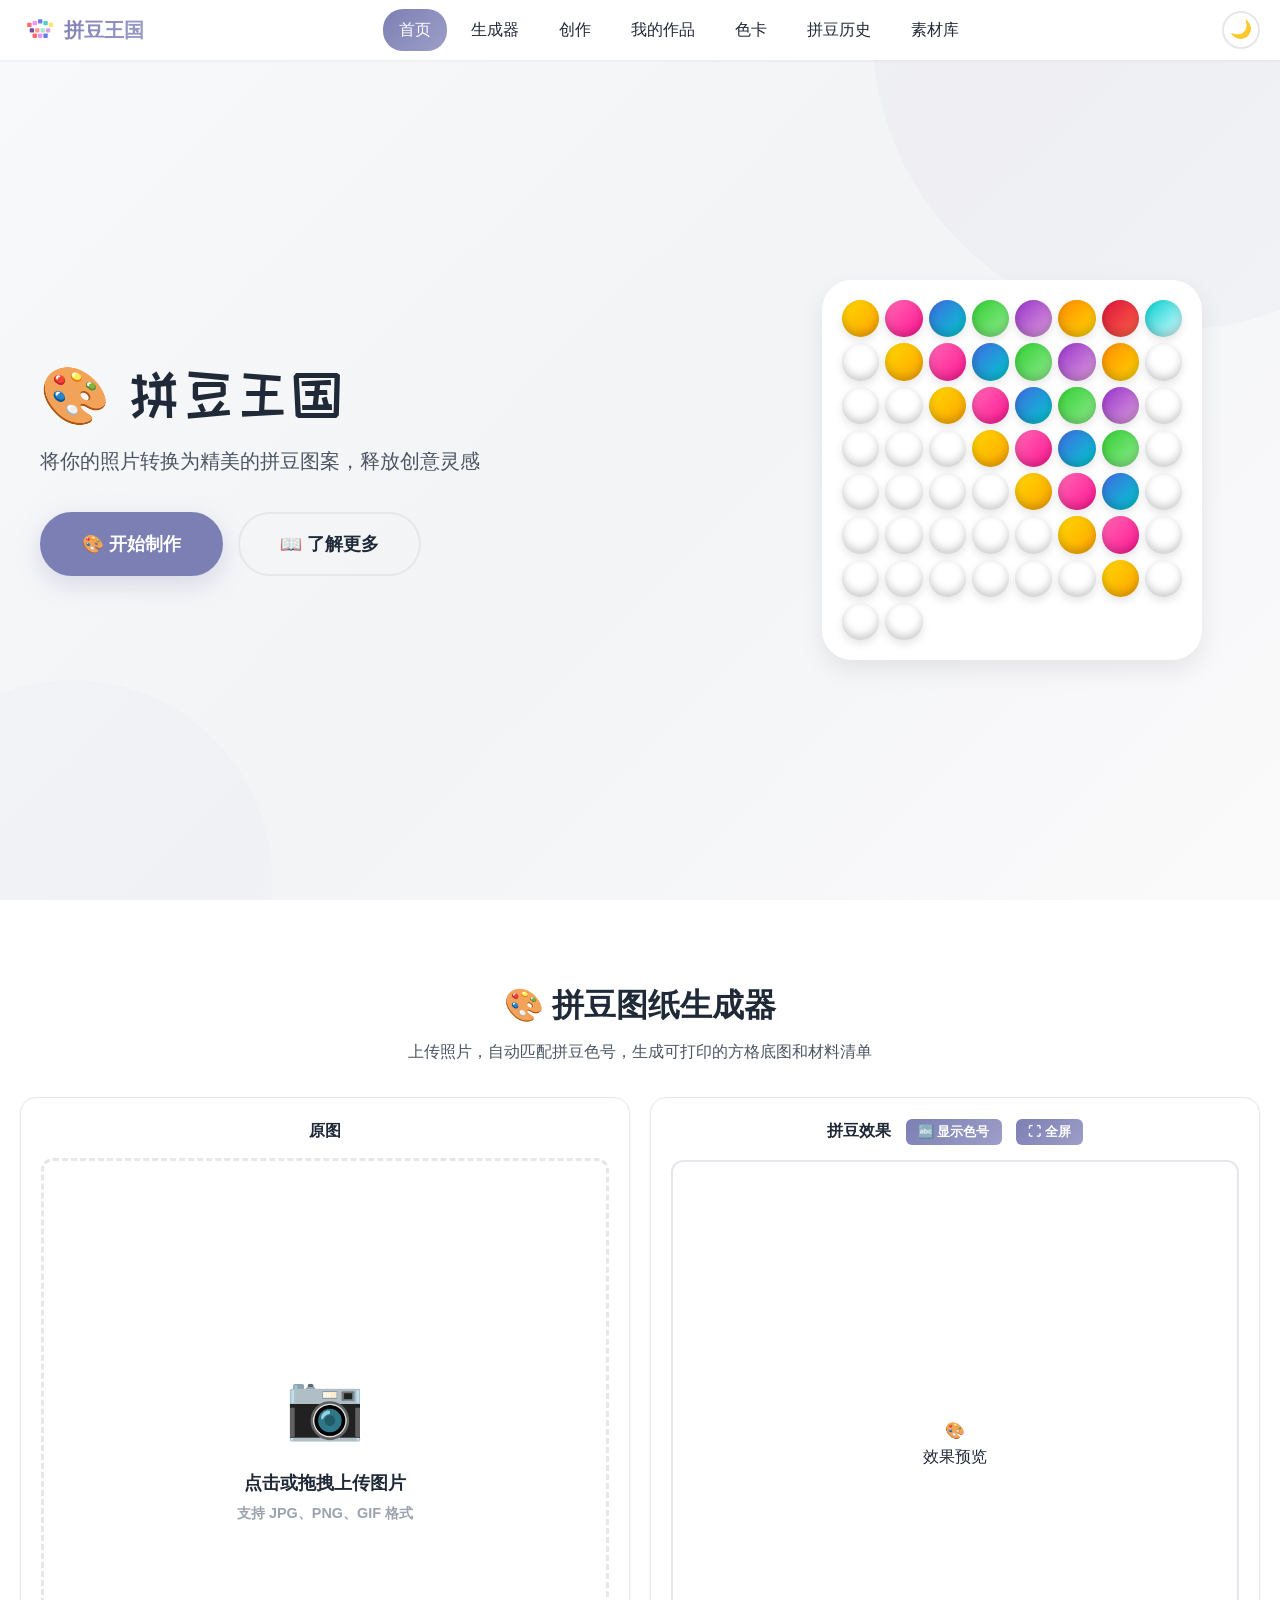
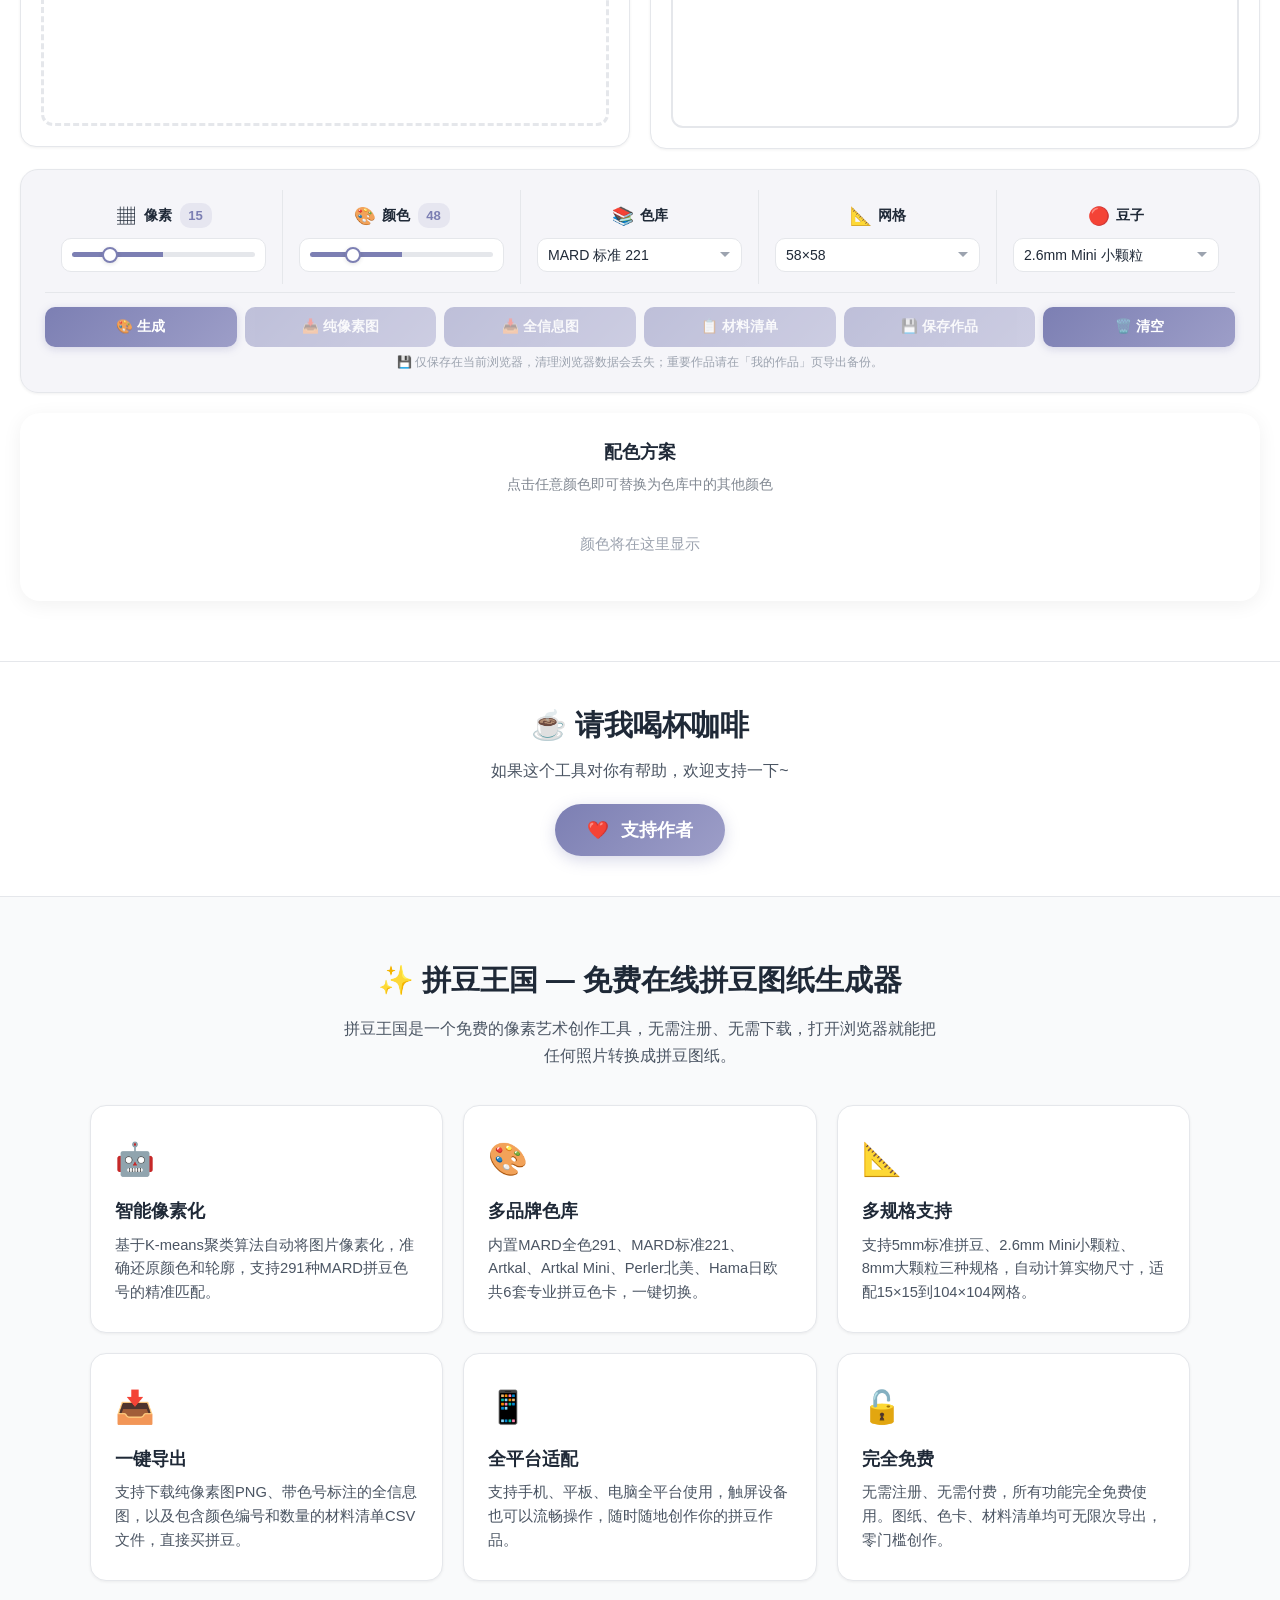
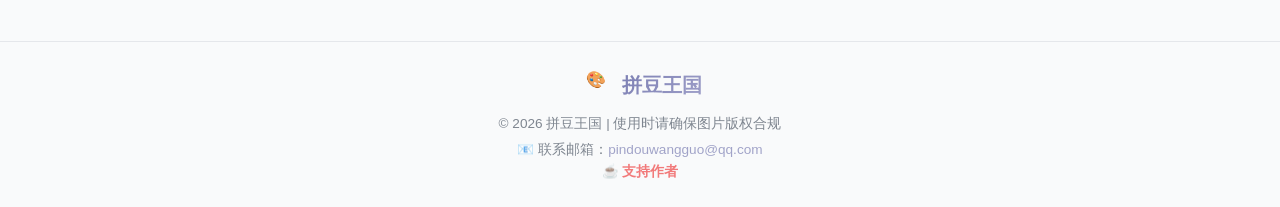
<file: index.html>
<!DOCTYPE html>
<html lang="zh-CN">
<head>
    <meta charset="UTF-8">
    <meta name="viewport" content="width=device-width, initial-scale=1.0">
    
    <!-- SEO 基础标签 -->
    <title>拼豆王国 - 免费在线拼豆图纸生成器 | 照片转像素画 | 拼豆色卡匹配</title>
    <meta name="description" content="拼豆王国是免费的在线拼豆图纸生成工具，支持照片转像素画、图片像素化处理、MARD/Artkal/Perler/Hama多品牌色卡智能匹配、方格底图导出、材料清单CSV下载。无需注册，打开即用。">
    <meta name="keywords" content="拼豆, 拼豆图纸, 拼豆生成器, 照片转拼豆, 图片像素化, 像素画生成器, 像素艺术, perler beads, 拼豆色卡, 方格底图, 拼豆材料清单, 拼豆制作, 拼豆图案, 熨斗豆, 融合豆, MARD拼豆, Artkal, Hama, 在线像素画工具, 免费拼豆软件, 十字绣图纸生成, 马赛克图片处理">
    <meta name="author" content="拼豆王国">
    <meta name="robots" content="index, follow, max-image-preview:large, max-snippet:-1">
    <meta name="language" content="Chinese">
    <meta name="baidu-site-verification" content="">

    <!-- 移动端优化 -->
    <meta name="format-detection" content="telephone=no">
    <meta name="apple-mobile-web-app-capable" content="yes">
    <meta name="apple-mobile-web-app-title" content="拼豆王国">
    
    <!-- 主题色 -->
    <meta name="theme-color" content="#7C7FB3">

    <!-- DNS 预解析 & 预连接 —— 提速外部资源 -->
    <link rel="dns-prefetch" href="//hm.baidu.com">
    <link rel="preconnect" href="https://hm.baidu.com" crossorigin>
    
    <!-- 多语言标注 -->
    <link rel="alternate" hreflang="zh-CN" href="https://pindou.skin/">
    <link rel="alternate" hreflang="x-default" href="https://pindou.skin/">

    <!-- Sitemap -->
    <link rel="sitemap" type="application/xml" href="/sitemap.xml">
    
    <!-- 规范链接 -->
    <link rel="canonical" href="https://pindou.skin/">
    
    <!-- 网站图标 -->
    <link rel="shortcut icon" href="logo.svg" type="image/svg+xml">
    <link rel="icon" href="logo.svg" type="image/svg+xml">
    <link rel="apple-touch-icon" href="logo.svg">
    
    <!-- Open Graph 社交分享 -->
    <meta property="og:type" content="website">
    <meta property="og:title" content="拼豆王国 - 免费在线拼豆图纸生成器 | 照片转像素画">
    <meta property="og:description" content="上传照片自动匹配拼豆色号，生成方格底图和材料清单。支持MARD、Artkal、Perler、Hama多品牌色卡，完全免费。">
    <meta property="og:url" content="https://pindou.skin/">
    <meta property="og:site_name" content="拼豆王国">
    <meta property="og:locale" content="zh_CN">

    <!-- Twitter Card -->
    <meta name="twitter:card" content="summary_large_image">
    <meta name="twitter:title" content="拼豆王国 - 免费在线拼豆图纸生成器 | 照片转像素画">
    <meta name="twitter:description" content="上传照片自动匹配拼豆色号，生成方格底图和材料清单。支持MARD、Artkal、Perler、Hama多品牌色卡，完全免费。">
    
    <!-- 结构化数据 -->
    <script type="application/ld+json">
    {
        "@context": "https://schema.org",
        "@type": "WebApplication",
        "name": "拼豆王国",
        "description": "免费的像素艺术创作平台，支持图片上传、智能像素化处理、拼豆颜色调色板、方格底图生成。",
        "url": "https://pindou.skin/",
        "applicationCategory": "DesignApplication",
        "operatingSystem": "Any",
        "offers": {
            "@type": "Offer",
            "price": "0",
            "priceCurrency": "CNY"
        },
        "author": {
            "@type": "Organization",
            "name": "拼豆王国"
        },
        "featureList": [
            "智能图片像素化处理",
            "291色MARD拼豆色卡匹配",
            "方格底图一键生成",
            "多品牌色库支持（MARD、Artkal、Perler、Hama）",
            "材料清单CSV导出",
            "5mm / 2.6mm / 8mm 三种拼豆规格"
        ]
    }
    </script>
    <script type="application/ld+json">
    {
        "@context": "https://schema.org",
        "@type": "FAQPage",
        "mainEntity": [
            {
                "@type": "Question",
                "name": "拼豆是什么？",
                "acceptedAnswer": {
                    "@type": "Answer",
                    "text": "拼豆（Perler Beads）是一种创意手工玩具，将彩色塑料珠在模板上排列成图案，用熨斗加热使其融化粘合，冷却后即可完成作品。"
                }
            },
            {
                "@type": "Question",
                "name": "如何把照片转成拼豆图纸？",
                "acceptedAnswer": {
                    "@type": "Answer",
                    "text": "在拼豆王国上传你的图片，选择像素大小和颜色数量，系统会自动将图片像素化，并匹配到最接近的拼豆色号，生成可打印的方格底图和材料清单。"
                }
            },
            {
                "@type": "Question",
                "name": "支持哪些拼豆品牌？",
                "acceptedAnswer": {
                    "@type": "Answer",
                    "text": "拼豆王国支持 MARD 全色291、MARD 标准221、Artkal 色卡、Artkal Mini 小颗豆、Perler 北美色卡、Hama 日欧色卡共6套色库。"
                }
            },
            {
                "@type": "Question",
                "name": "拼豆王国收费吗？",
                "acceptedAnswer": {
                    "@type": "Answer",
                    "text": "完全免费。拼豆王国是一个免费在线工具，无需注册、无需下载，打开浏览器就能使用。"
                }
            },
            {
                "@type": "Question",
                "name": "MARD拼豆色卡有多少种颜色？",
                "acceptedAnswer": {
                    "@type": "Answer",
                    "text": "MARD全色系列包含291种颜色，是目前市面上颜色最丰富的拼豆品牌之一。拼豆王国支持MARD全色291色和标准221色的智能匹配。"
                }
            },
            {
                "@type": "Question",
                "name": "拼豆图纸怎么打印？",
                "acceptedAnswer": {
                    "@type": "Answer",
                    "text": "在拼豆王国生成图纸后，点击下载全信息图，即可获得带色号和方格线的可打印图纸，直接打印后对照制作。也可以下载CSV材料清单统计所需豆子数量。"
                }
            },
            {
                "@type": "Question",
                "name": "拼豆有哪些规格尺寸？",
                "acceptedAnswer": {
                    "@type": "Answer",
                    "text": "常见拼豆规格有5mm标准拼豆、2.6mm Mini小颗粒和8mm大颗粒三种。拼豆王国支持所有规格，并自动计算成品实物尺寸。"
                }
            }
        ]
    }
    </script>
    <script type="application/ld+json">
    {
        "@context": "https://schema.org",
        "@type": "HowTo",
        "name": "照片转拼豆图纸教程",
        "description": "三步把照片变成拼豆图纸",
        "step": [
            {
                "@type": "HowToStep",
                "name": "上传图片",
                "text": "点击上传区域或拖拽一张 JPG/PNG/GIF 图片到页面。"
            },
            {
                "@type": "HowToStep",
                "name": "调整参数",
                "text": "选择像素大小、颜色数量、网格尺寸和豆子规格，实时预览效果。"
            },
            {
                "@type": "HowToStep",
                "name": "下载图纸",
                "text": "点击生成图纸，下载纯像素图、全信息图或材料清单 CSV 文件。"
            }
        ]
    }
    </script>
    
    <link rel="stylesheet" href="style.css">

    <!-- 图片裁剪弹窗样式（与创作页共用） -->
    <style>
        .crop-modal {
            position: fixed;
            inset: 0;
            z-index: 1000;
            background: rgba(0,0,0,0.55);
            display: none;
            align-items: center;
            justify-content: center;
            padding: 16px;
        }
        .crop-modal.show { display: flex; }
        .crop-modal-box {
            background: #fff;
            border-radius: 12px;
            width: min(92vw, 560px);
            max-height: 88vh;
            display: flex;
            flex-direction: column;
            box-shadow: 0 20px 60px rgba(0,0,0,0.35);
            overflow: hidden;
        }
        .crop-modal-header {
            display: flex;
            justify-content: space-between;
            align-items: center;
            padding: 12px 16px;
            font-weight: 600;
            font-size: 0.95rem;
            border-bottom: 1px solid var(--border-color);
        }
        .crop-close {
            background: none;
            border: none;
            font-size: 1.1rem;
            line-height: 1;
            cursor: pointer;
            color: var(--text-muted);
            padding: 4px 6px;
            border-radius: 6px;
        }
        .crop-close:hover { background: rgba(0,0,0,0.06); }
        .crop-stage {
            position: relative;
            margin: 16px;
            max-height: 55vh;
            overflow: hidden;
            background: #ececf2;
            border-radius: 8px;
            cursor: crosshair;
            touch-action: none;
            user-select: none;
            -webkit-user-select: none;
        }
        .crop-stage img {
            display: block;
            max-width: 100%;
            max-height: 55vh;
            margin: 0 auto;
            pointer-events: none;
        }
        .crop-mask { position: absolute; background: rgba(0,0,0,0.45); pointer-events: none; }
        .crop-select {
            position: absolute;
            border: 2px solid var(--primary-color);
            box-shadow: 0 0 0 1px rgba(255,255,255,0.85);
            box-sizing: border-box;
            pointer-events: none;
        }
        .crop-modal-footer {
            display: flex;
            justify-content: space-between;
            align-items: center;
            gap: 10px;
            padding: 12px 16px;
            border-top: 1px solid var(--border-color);
            flex-wrap: wrap;
        }
        .crop-info {
            font-size: 0.8rem;
            color: var(--text-muted);
            flex: 1;
            min-width: 120px;
        }
        .crop-actions { display: flex; gap: 8px; }
        .crop-actions .btn { padding: 8px 14px; font-size: 0.85rem; }

        /* ===== 图片预览放大弹窗 ===== */
        .lightbox {
            position: fixed;
            inset: 0;
            z-index: 3000;
            display: none;
            align-items: center;
            justify-content: center;
        }
        .lightbox.show { display: flex; }
        .lightbox-backdrop {
            position: absolute;
            inset: 0;
            background: rgba(0, 0, 0, 0.78);
            cursor: zoom-out;
        }
        .lightbox-img {
            position: relative;
            max-width: 90vw;
            max-height: 88vh;
            border-radius: 10px;
            box-shadow: 0 12px 48px rgba(0, 0, 0, 0.5);
            background: #fff;
        }
        .lightbox-close {
            position: absolute;
            top: 18px;
            right: 22px;
            width: 40px;
            height: 40px;
            border: none;
            border-radius: 50%;
            background: rgba(255, 255, 255, 0.22);
            color: #fff;
            font-size: 1.1rem;
            line-height: 1;
            cursor: pointer;
            transition: background 0.15s;
        }
        .lightbox-close:hover { background: rgba(255, 255, 255, 0.38); }
    </style>

    <!-- 社交分享图 -->
    <meta property="og:image" content="https://pindou.skin/images/og-preview.png">
    <meta property="og:image:width" content="1200">
    <meta property="og:image:height" content="630">
    <meta name="twitter:image" content="https://pindou.skin/images/og-preview.png">

    <!-- 百度统计 -->
    <script>
    var _hmt = _hmt || [];
    (function() {
      var hm = document.createElement("script");
      hm.src = "https://hm.baidu.com/hm.js?d222a52a2278471724ac0e485cc182ec";
      var s = document.getElementsByTagName("script")[0];
      s.parentNode.insertBefore(hm, s);
    })();
    </script>
</head>
<body>
    <!-- 导航栏 (由 shared.js 注入) -->
    <div id="navbar-placeholder"></div>

    <div class="hero-section" id="home">
        <div class="hero-container">
            <div class="hero-text">
                <h1>🎨 拼豆王国</h1>
                <p>将你的照片转换为精美的拼豆图案，释放创意灵感</p>
                <div class="hero-buttons">
                    <a href="#generator" class="hero-btn-primary">🎨 开始制作</a>
                    <a href="about.html" class="hero-btn-secondary">📖 了解更多</a>
                </div>
            </div>
            <div class="hero-visual">
                <div class="bead-container">
                    <div class="bead bead-yellow"></div>
                    <div class="bead bead-pink"></div>
                    <div class="bead bead-blue"></div>
                    <div class="bead bead-green"></div>
                    <div class="bead bead-purple"></div>
                    <div class="bead bead-orange"></div>
                    <div class="bead bead-red"></div>
                    <div class="bead bead-cyan"></div>
                    <div class="bead bead-empty"></div>
                    <div class="bead bead-yellow"></div>
                    <div class="bead bead-pink"></div>
                    <div class="bead bead-blue"></div>
                    <div class="bead bead-green"></div>
                    <div class="bead bead-purple"></div>
                    <div class="bead bead-orange"></div>
                    <div class="bead bead-empty"></div>
                    <div class="bead bead-empty"></div>
                    <div class="bead bead-empty"></div>
                    <div class="bead bead-yellow"></div>
                    <div class="bead bead-pink"></div>
                    <div class="bead bead-blue"></div>
                    <div class="bead bead-green"></div>
                    <div class="bead bead-purple"></div>
                    <div class="bead bead-empty"></div>
                    <div class="bead bead-empty"></div>
                    <div class="bead bead-empty"></div>
                    <div class="bead bead-empty"></div>
                    <div class="bead bead-yellow"></div>
                    <div class="bead bead-pink"></div>
                    <div class="bead bead-blue"></div>
                    <div class="bead bead-green"></div>
                    <div class="bead bead-empty"></div>
                    <div class="bead bead-empty"></div>
                    <div class="bead bead-empty"></div>
                    <div class="bead bead-empty"></div>
                    <div class="bead bead-empty"></div>
                    <div class="bead bead-yellow"></div>
                    <div class="bead bead-pink"></div>
                    <div class="bead bead-blue"></div>
                    <div class="bead bead-empty"></div>
                    <div class="bead bead-empty"></div>
                    <div class="bead bead-empty"></div>
                    <div class="bead bead-empty"></div>
                    <div class="bead bead-empty"></div>
                    <div class="bead bead-empty"></div>
                    <div class="bead bead-yellow"></div>
                    <div class="bead bead-pink"></div>
                    <div class="bead bead-empty"></div>
                    <div class="bead bead-empty"></div>
                    <div class="bead bead-empty"></div>
                    <div class="bead bead-empty"></div>
                    <div class="bead bead-empty"></div>
                    <div class="bead bead-empty"></div>
                    <div class="bead bead-empty"></div>
                    <div class="bead bead-yellow"></div>
                    <div class="bead bead-empty"></div>
                    <div class="bead bead-empty"></div>
                    <div class="bead bead-empty"></div>
                </div>
            </div>
        </div>
    </div>

    <!-- SEO: 关键词密集型介绍段落 -->
    <section class="seo-intro" aria-label="拼豆王国介绍">
        <div class="content-wrapper">
            <p class="seo-text"><strong>拼豆王国</strong>是一个<strong>免费的在线拼豆图纸生成器</strong>，专为拼豆爱好者打造。上传任意照片，即可自动将图片转换为<strong>像素画</strong>，智能匹配 <strong>MARD 291色</strong>、<strong>Artkal</strong>、<strong>Perler</strong>、<strong>Hama</strong> 等主流<strong>拼豆色卡</strong>，生成可打印的<strong>方格底图</strong>和<strong>材料清单 CSV</strong>。支持 <strong>2.6mm Mini</strong>、<strong>5mm 标准</strong>、<strong>8mm 大颗粒</strong>三种拼豆规格，自动计算成品尺寸。无论是制作<strong>卡通图案</strong>、<strong>全家福像素画</strong>、<strong>宠物拼豆</strong>还是<strong>十字绣图纸</strong>，拼豆王国都能帮你轻松完成。完全免费，无需下载，打开浏览器就能用。</p>
        </div>
    </section>

    <main class="main-content" id="generator">
        <div class="content-wrapper">
            <h2 class="section-title">🎨 拼豆图纸生成器</h2>
            <p class="section-desc">上传照片，自动匹配拼豆色号，生成可打印的方格底图和材料清单</p>
            <div class="generator-grid">
                <!-- 预览区：原图上排左，拼豆效果上排右 -->
                <div class="preview-section">
                    <div class="preview-container">
                        <!-- 原图框：合并上传功能 -->
                        <div class="preview-box" id="originalBox">
                            <h3>原图</h3>
                            <div id="originalImage" class="image-container upload-target" role="button" tabindex="0" aria-label="点击或拖拽上传图片">
                                <input type="file" id="imageInput" accept="image/*" style="position: absolute; top: 0; left: 0; width: 100%; height: 100%; opacity: 0.001; font-size: 0; cursor: pointer; z-index: 3;">
                                <label for="imageInput" class="upload-prompt">
                                    <span class="upload-icon" aria-hidden="true">📷</span>
                                    <p>点击或拖拽上传图片</p>
                                    <p class="hint">支持 JPG、PNG、GIF 格式</p>
                                </label>
                                <button class="image-replace-btn" id="replaceImageBtn" title="更换图片" aria-label="更换图片">📷 更换图片</button>
                            </div>
                        </div>

                        <div class="preview-box pixel-box">
                            <h3>拼豆效果
                                <button class="fullscreen-title-btn" id="showLabelsBtn" title="显示/隐藏色号">🔤 显示色号</button>
                                <button class="fullscreen-title-btn" id="fullscreenTitleBtn" title="全屏查看" aria-label="全屏查看拼豆效果">⛶ 全屏</button>
                            </h3>
                            <div id="pixelatedImage" class="pixel-art-container">
                                <div class="placeholder">
                                    <span>🎨</span>
                                    <p>效果预览</p>
                                </div>
                            </div>
                        </div>
                    </div>
                </div>

                <!-- 工具栏：参数面板 + 操作按钮 -->
                <div class="toolbar-row">
                    <div class="controls-panel">
                        <div class="param-grid">
                            <!-- 像素 -->
                            <div class="param-item">
                                <div class="param-head">
                                    <span class="param-icon">▦</span>
                                    <label for="pixelSize">像素</label>
                                    <span class="param-badge" id="pixelSizeValue">15</span>
                                </div>
                                <div class="param-slider-wrap"><input type="range" id="pixelSize" min="1" max="80" value="15"></div>
                            </div>
                            <!-- 颜色 -->
                            <div class="param-item">
                                <div class="param-head">
                                    <span class="param-icon">🎨</span>
                                    <label for="colorCount">颜色</label>
                                    <span class="param-badge" id="colorCountValue">48</span>
                                </div>
                                <div class="param-slider-wrap"><input type="range" id="colorCount" min="2" max="291" value="48"></div>
                            </div>
                            <!-- 色库 -->
                            <div class="param-item">
                                <div class="param-head">
                                    <span class="param-icon">📚</span>
                                    <label for="paletteSelect">色库</label>
                                </div>
                                <select id="paletteSelect">
                                    <option value="mard291">MARD 全色 291</option>
                                    <option value="mard221" selected>MARD 标准 221</option>
                                    <option value="artkal">Artkal 色卡</option>
                                    <option value="artkalMini">Artkal Mini</option>
                                    <option value="perler">Perler 北美</option>
                                    <option value="hama">Hama 日欧</option>
                                </select>
                            </div>
                            <!-- 网格 -->
                            <div class="param-item">
                                <div class="param-head">
                                    <span class="param-icon">📐</span>
                                    <label for="gridSize">网格</label>
                                </div>
                                <select id="gridSize">
                                    <option value="15x15">15×15</option>
                                    <option value="29x29">29×29</option>
                                    <option value="32x32">32×32</option>
                                    <option value="58x58" selected>58×58</option>
                                    <option value="64x64">64×64</option>
                                    <option value="87x58">87×58</option>
                                    <option value="104x104">104×104</option>
                                    <option value="250x250">250×250</option>
                                    <option value="custom">自定义</option>
                                </select>
                                <span id="customGrid" style="display:none;">
                                    <input type="number" id="gridWidth" min="5" max="252" value="58">
                                    <span class="param-times">×</span>
                                    <input type="number" id="gridHeight" min="5" max="252" value="58">
                                </span>
                            </div>
                            <!-- 豆子 -->
                            <div class="param-item">
                                <div class="param-head">
                                    <span class="param-icon">🔴</span>
                                    <label for="beadSize">豆子</label>
                                </div>
                                <select id="beadSize">
                                    <option value="5">5mm 标准拼豆</option>
                                    <option value="2.6" selected>2.6mm Mini 小颗粒</option>
                                    <option value="8">8mm 大颗粒</option>
                                </select>
                            </div>
                        </div>
                        <div class="export-group">
                            <button id="generateBtn" class="btn-export">🎨 生成</button>
                            <button id="downloadPureBtn" class="btn-export" disabled>📥 纯像素图</button>
                            <button id="downloadFullBtn" class="btn-export" disabled>📥 全信息图</button>
                            <button id="exportCsvBtn" class="btn-export" disabled>📋 材料清单</button>
                            <button id="saveProjectBtn" class="btn-export" disabled>💾 保存作品</button>
                            <button id="clearBtn" class="btn-export">🗑️ 清空</button>
                        </div>
                        <p style="font-size:0.75rem;color:var(--text-muted);margin-top:6px;text-align:center;">💾 仅保存在当前浏览器，清理浏览器数据会丢失；重要作品请在「我的作品」页导出备份。</p>
                    </div>
                </div>

                <div class="color-palette-section">
                    <h3>配色方案</h3>
                    <p class="palette-hint">点击任意颜色即可替换为色库中的其他颜色</p>
                    <div id="colorPalette" class="color-palette">
                        <p class="placeholder">颜色将在这里显示</p>
                    </div>
                </div>

                <div class="stats-section" id="statsSection">
                    <div class="stats-grid">
                        <div class="stat-item">
                            <span class="stat-icon">🧮</span>
                            <span class="stat-label">总拼豆</span>
                            <span class="stat-value" id="totalBeads">0</span>
                        </div>
                        <div class="stat-item">
                            <span class="stat-icon">🎨</span>
                            <span class="stat-label">颜色</span>
                            <span class="stat-value" id="colorCountUsed">0</span>
                        </div>
                        <div class="stat-item">
                            <span class="stat-icon">📐</span>
                            <span class="stat-label">网格</span>
                            <span class="stat-value" id="gridDimensions">0×0</span>
                        </div>
                        <div class="stat-item">
                            <span class="stat-icon">📏</span>
                            <span class="stat-label">实物</span>
                            <span class="stat-value" id="physicalDimensions">—</span>
                        </div>
                    </div>
                </div>
            </div>
        </div>
    </main>

    <!-- 捐赠卡片 -->
    <section class="donate-section" id="donate">
        <div class="donate-container">
            <h2>☕ 请我喝杯咖啡</h2>
            <p>如果这个工具对你有帮助，欢迎支持一下~</p>
            <button id="donateBtn" class="donate-btn">
                <span>❤️</span> 支持作者
            </button>
        </div>
    </section>

    <!-- 功能特色 -->
    <section class="features-section">
        <div class="features-container">
            <h2>✨ 拼豆王国 — 免费在线拼豆图纸生成器</h2>
            <p>拼豆王国是一个免费的像素艺术创作工具，无需注册、无需下载，打开浏览器就能把任何照片转换成拼豆图纸。</p>
            <div class="features-grid">
                <div class="feature-card">
                    <span class="feature-icon">🤖</span>
                    <h3>智能像素化</h3>
                    <p>基于K-means聚类算法自动将图片像素化，准确还原颜色和轮廓，支持291种MARD拼豆色号的精准匹配。</p>
                </div>
                <div class="feature-card">
                    <span class="feature-icon">🎨</span>
                    <h3>多品牌色库</h3>
                    <p>内置MARD全色291、MARD标准221、Artkal、Artkal Mini、Perler北美、Hama日欧共6套专业拼豆色卡，一键切换。</p>
                </div>
                <div class="feature-card">
                    <span class="feature-icon">📐</span>
                    <h3>多规格支持</h3>
                    <p>支持5mm标准拼豆、2.6mm Mini小颗粒、8mm大颗粒三种规格，自动计算实物尺寸，适配15×15到104×104网格。</p>
                </div>
                <div class="feature-card">
                    <span class="feature-icon">📥</span>
                    <h3>一键导出</h3>
                    <p>支持下载纯像素图PNG、带色号标注的全信息图，以及包含颜色编号和数量的材料清单CSV文件，直接买拼豆。</p>
                </div>
                <div class="feature-card">
                    <span class="feature-icon">📱</span>
                    <h3>全平台适配</h3>
                    <p>支持手机、平板、电脑全平台使用，触屏设备也可以流畅操作，随时随地创作你的拼豆作品。</p>
                </div>
                <div class="feature-card">
                    <span class="feature-icon">🔓</span>
                    <h3>完全免费</h3>
                    <p>无需注册、无需付费，所有功能完全免费使用。图纸、色卡、材料清单均可无限次导出，零门槛创作。</p>
                </div>
            </div>
        </div>
    </section>

    <!-- 页脚 (由 shared.js 注入) -->
    <div id="footer-placeholder"></div>

    <div id="toast" style="display: none;">消息提示</div>

    <!-- 图片裁剪弹窗 -->
    <div class="crop-modal" id="cropModal">
        <div class="crop-modal-box">
            <div class="crop-modal-header">
                <span>✂️ 裁剪图片</span>
                <button class="crop-close" id="cropClose" aria-label="关闭">✕</button>
            </div>
            <div class="crop-stage" id="cropStage">
                <img id="cropImage" alt="待裁剪图片">
                <div class="crop-mask" id="cropMaskTop"></div>
                <div class="crop-mask" id="cropMaskBottom"></div>
                <div class="crop-mask" id="cropMaskLeft"></div>
                <div class="crop-mask" id="cropMaskRight"></div>
                <div class="crop-select" id="cropSelect"></div>
            </div>
            <div class="crop-modal-footer">
                <span class="crop-info" id="cropInfo"></span>
                <div class="crop-actions">
                    <button class="btn btn-secondary" id="cropReset">🔄 全选</button>
                    <button class="btn btn-primary" id="cropConfirm">✅ 确认裁剪</button>
                </div>
            </div>
        </div>
    </div>

    <!-- 图片预览放大弹窗 -->
    <div class="lightbox" id="previewLightbox">
        <div class="lightbox-backdrop" id="previewLightboxBackdrop"></div>
        <img class="lightbox-img" id="previewLightboxImg" alt="预览大图">
        <button class="lightbox-close" id="previewLightboxClose" aria-label="关闭">✕</button>
    </div>

    <script src="shared.js" defer></script>
    <script src="colors.js" defer></script>
    <script src="common.js" defer></script>
    <script src="storage.js" defer></script>
    <script src="script.js" defer></script>
</body>
</html>
</file>
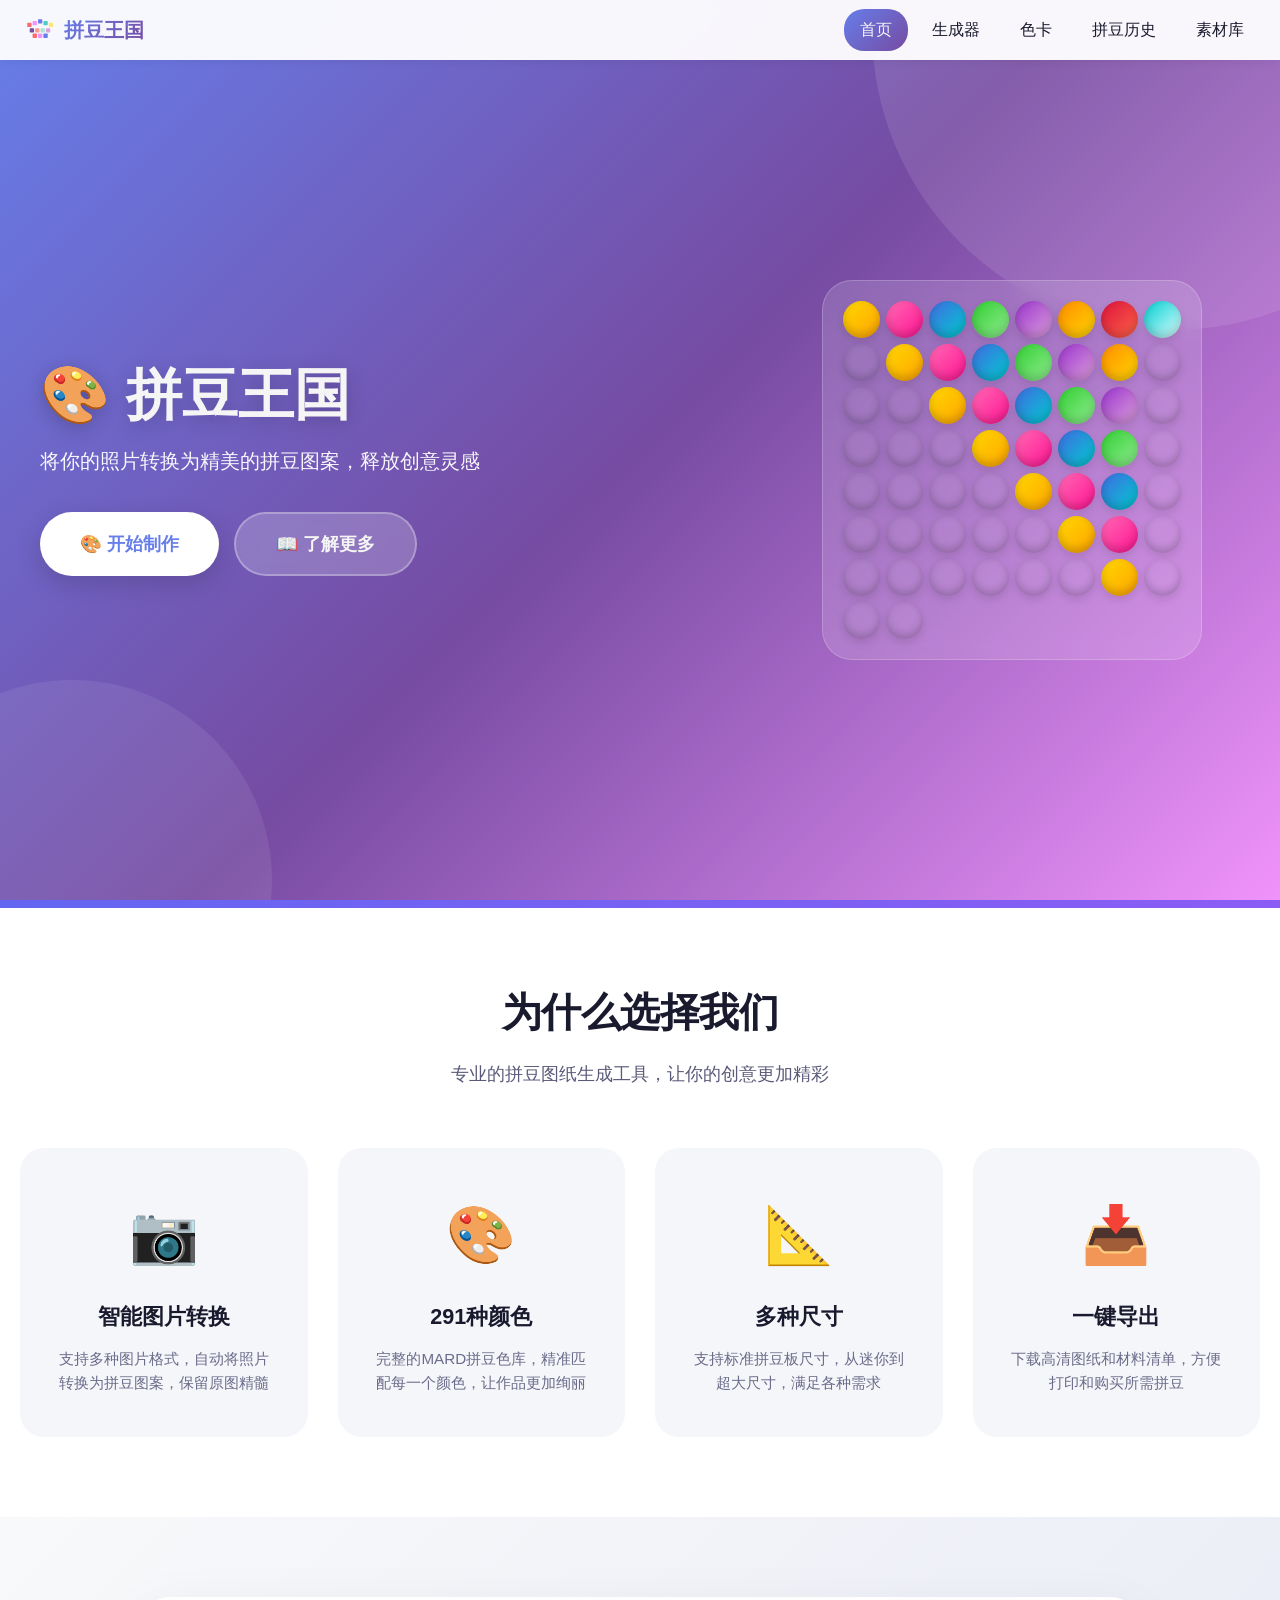
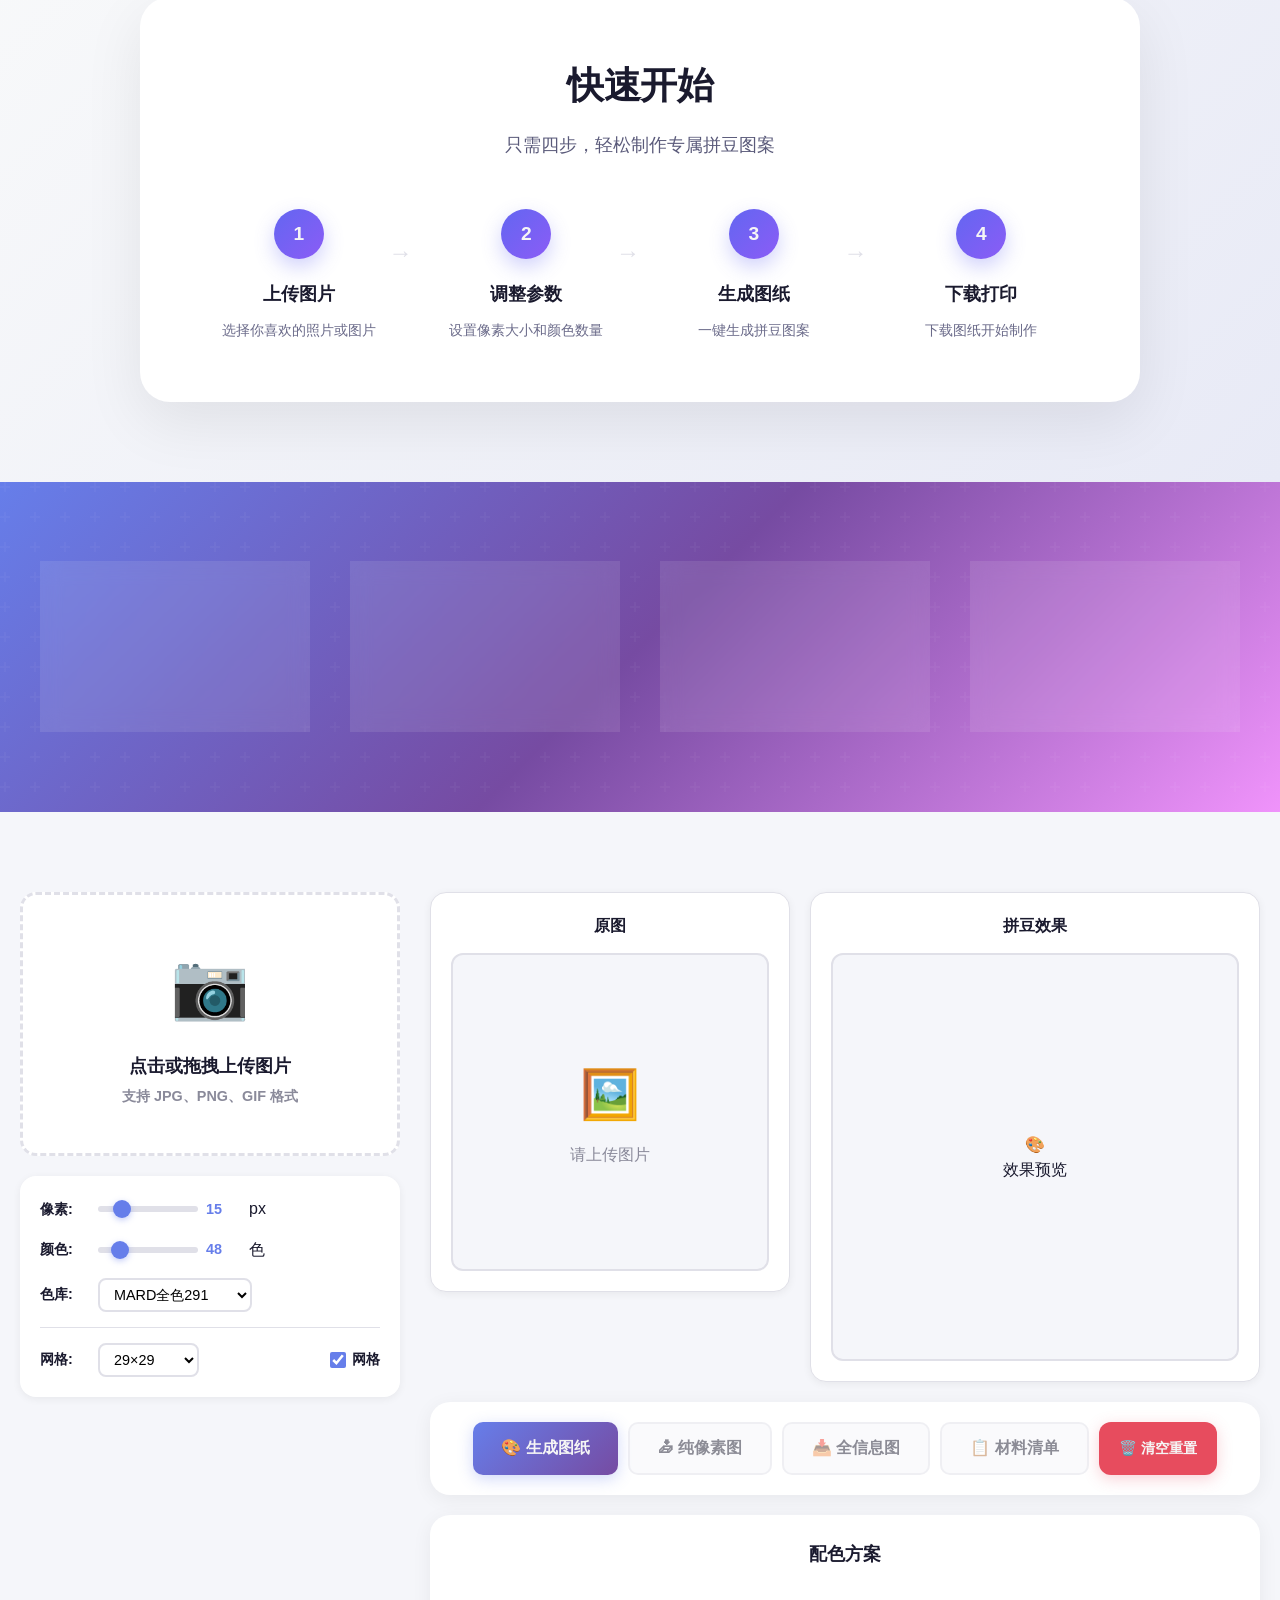
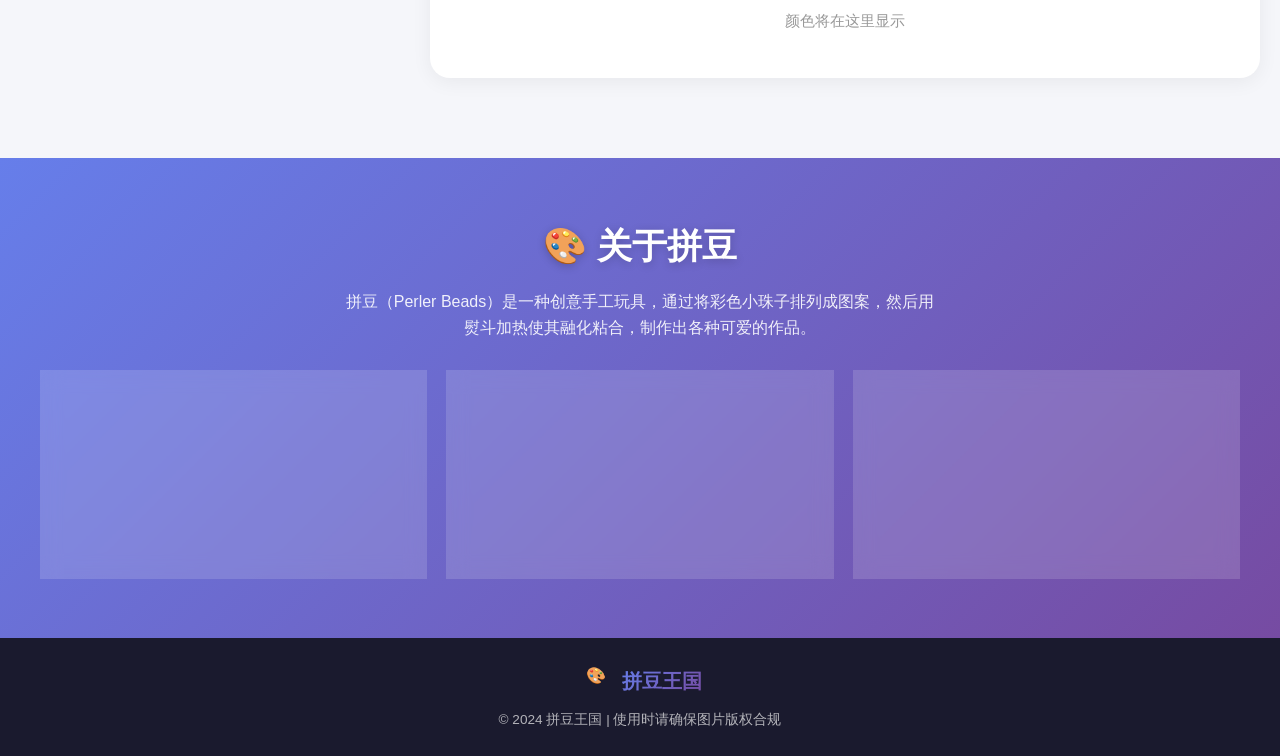
<file: PinDou-pixel/index.html>
<!DOCTYPE html>
<html lang="zh-CN">
<head>
    <meta charset="UTF-8">
    <meta name="viewport" content="width=device-width, initial-scale=1.0, maximum-scale=1.0, user-scalable=no">
    <meta name="theme-color" content="#667eea">
    <meta name="author" content="拼豆王国">
    <link rel="canonical" href="https://pindou.skin/">
    <link rel="shortcut icon" href="logo.svg" type="image/svg+xml">
    <title>拼豆王国 - 像素艺术创作平台</title>
    <link rel="stylesheet" href="style.css">
    <style>
        :root {
            --primary-gradient: linear-gradient(135deg, #667eea 0%, #764ba2 50%, #f093fb 100%);
            --secondary-gradient: linear-gradient(135deg, #6366f1 0%, #8b5cf6 100%);
        }

        .hero-section {
            min-height: 100vh;
            display: flex;
            align-items: center;
            justify-content: center;
            background: var(--primary-gradient);
            position: relative;
            overflow: hidden;
            padding: 100px 20px 60px;
        }

        .hero-section::before {
            content: '';
            position: absolute;
            top: -30%;
            right: -15%;
            width: 600px;
            height: 600px;
            background: rgba(255, 255, 255, 0.1);
            border-radius: 50%;
            animation: float 6s ease-in-out infinite;
        }

        .hero-section::after {
            content: '';
            position: absolute;
            bottom: -20%;
            left: -10%;
            width: 400px;
            height: 400px;
            background: rgba(255, 255, 255, 0.08);
            border-radius: 50%;
            animation: float 8s ease-in-out infinite reverse;
        }

        @keyframes float {
            0%, 100% { transform: translateY(0) rotate(0deg); }
            50% { transform: translateY(-20px) rotate(5deg); }
        }

        .hero-container {
            max-width: 1200px;
            width: 100%;
            display: grid;
            grid-template-columns: 1.2fr 0.8fr;
            gap: 60px;
            align-items: center;
            position: relative;
            z-index: 1;
        }

        .hero-text {
            text-align: left;
        }

        .hero-text h1 {
            font-size: 3.5rem;
            font-weight: 800;
            color: #f5f5f5;
            margin-bottom: 20px;
            line-height: 1.1;
            text-shadow: 0 4px 20px rgba(0, 0, 0, 0.2);
        }

        .hero-text p {
            font-size: 1.25rem;
            color: rgba(255, 255, 255, 0.95);
            margin-bottom: 35px;
            max-width: 500px;
            font-weight: 400;
        }

        .hero-buttons {
            display: flex;
            gap: 15px;
            flex-wrap: wrap;
        }

        .hero-btn-primary {
            padding: 16px 40px;
            background: white;
            color: var(--primary-color);
            text-decoration: none;
            border-radius: 50px;
            font-weight: 700;
            font-size: 1.1rem;
            box-shadow: 0 8px 25px rgba(0, 0, 0, 0.15);
            transition: all 0.3s ease;
            display: inline-flex;
            align-items: center;
            gap: 8px;
        }

        .hero-btn-primary:hover {
            transform: translateY(-4px);
            box-shadow: 0 12px 35px rgba(0, 0, 0, 0.25);
        }

        .hero-btn-secondary {
            padding: 16px 40px;
            background: rgba(255, 255, 255, 0.2);
            backdrop-filter: blur(10px);
            color: #f5f5f5;
            text-decoration: none;
            border-radius: 50px;
            font-weight: 600;
            font-size: 1.1rem;
            border: 2px solid rgba(245, 245, 245, 0.3);
            transition: all 0.3s ease;
            display: inline-flex;
            align-items: center;
            gap: 8px;
        }

        .hero-btn-secondary:hover {
            background: rgba(255, 255, 255, 0.3);
            transform: translateY(-2px);
        }

        .hero-visual {
            display: flex;
            justify-content: center;
            align-items: center;
            position: relative;
        }

        .bead-container {
            width: 380px;
            height: 380px;
            display: grid;
            grid-template-columns: repeat(8, 1fr);
            grid-template-rows: repeat(8, 1fr);
            gap: 6px;
            padding: 20px;
            background: rgba(255, 255, 255, 0.15);
            backdrop-filter: blur(10px);
            border-radius: 30px;
            border: 1px solid rgba(255, 255, 255, 0.2);
            animation: pulse 3s ease-in-out infinite;
        }

        @keyframes pulse {
            0%, 100% { transform: scale(1); }
            50% { transform: scale(1.02); }
        }

        .bead {
            width: 100%;
            height: 100%;
            border-radius: 50%;
            box-shadow: inset 0 -4px 8px rgba(0, 0, 0, 0.2), 0 4px 8px rgba(0, 0, 0, 0.1);
            transition: all 0.3s ease;
            cursor: pointer;
        }

        .bead:hover {
            transform: scale(1.15);
            z-index: 10;
        }

        .bead-yellow { background: linear-gradient(135deg, #FFD700 0%, #FFA500 100%); }
        .bead-pink { background: linear-gradient(135deg, #FF69B4 0%, #FF1493 100%); }
        .bead-blue { background: linear-gradient(135deg, #4169E1 0%, #00CED1 100%); }
        .bead-green { background: linear-gradient(135deg, #32CD32 0%, #90EE90 100%); }
        .bead-purple { background: linear-gradient(135deg, #9932CC 0%, #DDA0DD 100%); }
        .bead-orange { background: linear-gradient(135deg, #FF8C00 0%, #FFD700 100%); }
        .bead-red { background: linear-gradient(135deg, #DC143C 0%, #FF6347 100%); }
        .bead-cyan { background: linear-gradient(135deg, #00CED1 0%, #E0FFFF 100%); }
        .bead-empty { background: rgba(255, 255, 255, 0.05); }

        .features-section {
            padding: 80px 20px;
            background: white;
            position: relative;
        }

        .features-section::before {
            content: '';
            position: absolute;
            top: 0;
            left: 0;
            right: 0;
            height: 8px;
            background: var(--secondary-gradient);
        }

        .features-header {
            text-align: center;
            margin-bottom: 60px;
        }

        .features-header h2 {
            font-size: 2.5rem;
            font-weight: 800;
            color: #1a1a2e;
            margin-bottom: 15px;
            letter-spacing: -0.5px;
        }

        .features-header p {
            font-size: 1.15rem;
            color: #5a5a7a;
            max-width: 600px;
            margin: 0 auto;
            font-weight: 500;
        }

        .features-grid {
            max-width: 1400px;
            margin: 0 auto;
            display: grid;
            grid-template-columns: repeat(auto-fit, minmax(280px, 1fr));
            gap: 30px;
        }

        .feature-card {
            background: var(--bg-light);
            padding: 40px 30px;
            border-radius: 24px;
            text-align: center;
            transition: all 0.4s ease;
            border: 2px solid transparent;
            position: relative;
            overflow: hidden;
        }

        .feature-card::before {
            content: '';
            position: absolute;
            top: -50%;
            right: -50%;
            width: 100px;
            height: 100px;
            background: var(--secondary-gradient);
            opacity: 0;
            border-radius: 50%;
            transition: all 0.4s ease;
        }

        .feature-card:hover {
            transform: translateY(-8px);
            box-shadow: 0 20px 40px rgba(102, 126, 234, 0.15);
            border-color: rgba(102, 126, 234, 0.2);
        }

        .feature-card:hover::before {
            opacity: 0.05;
            transform: scale(3);
        }

        .feature-icon {
            font-size: 3.5rem;
            margin-bottom: 20px;
            display: inline-block;
            transition: transform 0.3s ease;
        }

        .feature-card:hover .feature-icon {
            transform: scale(1.1) rotate(5deg);
        }

        .feature-card h3 {
            font-size: 1.35rem;
            font-weight: 700;
            color: #1a1a2e;
            margin-bottom: 12px;
        }

        .feature-card p {
            font-size: 0.95rem;
            color: #6b6b8a;
            line-height: 1.6;
        }

        .quick-start-section {
            padding: 80px 20px;
            background: linear-gradient(135deg, #f8f9fa 0%, #e8eaf6 100%);
        }

        .quick-start-container {
            max-width: 1000px;
            margin: 0 auto;
            background: white;
            border-radius: 30px;
            padding: 60px;
            box-shadow: 0 20px 60px rgba(0, 0, 0, 0.08);
        }

        .quick-start-header {
            text-align: center;
            margin-bottom: 50px;
        }

        .quick-start-header h2 {
            font-size: 2.3rem;
            font-weight: 800;
            color: #1a1a2e;
            margin-bottom: 15px;
            letter-spacing: -0.5px;
        }

        .quick-start-header p {
            font-size: 1.1rem;
            color: #5a5a7a;
            font-weight: 500;
        }

        .steps-grid {
            display: grid;
            grid-template-columns: repeat(auto-fit, minmax(200px, 1fr));
            gap: 30px;
        }

        .step-card {
            text-align: center;
            position: relative;
        }

        .step-number {
            width: 50px;
            height: 50px;
            background: var(--secondary-gradient);
            border-radius: 50%;
            display: flex;
            align-items: center;
            justify-content: center;
            color: #f5f5f5;
            font-size: 1.2rem;
            font-weight: 700;
            margin: 0 auto 20px;
            box-shadow: 0 8px 20px rgba(99, 102, 241, 0.3);
            transition: all 0.3s ease;
        }

        .step-card:hover .step-number {
            transform: scale(1.1);
            box-shadow: 0 12px 30px rgba(99, 102, 241, 0.4);
        }

        .step-card h4 {
            font-size: 1.15rem;
            font-weight: 700;
            color: #1a1a2e;
            margin-bottom: 10px;
        }

        .step-card p {
            font-size: 0.9rem;
            color: #6b6b8a;
        }

        .step-arrow {
            display: none;
        }

        @media (min-width: 768px) {
            .steps-grid {
                grid-template-columns: repeat(4, 1fr);
            }
            
            .step-card:not(:last-child)::after {
                content: '→';
                position: absolute;
                top: 25px;
                right: -15px;
                font-size: 1.5rem;
                color: var(--border-color);
            }
        }

        .stats-section {
            padding: 80px 20px;
            background: var(--primary-gradient);
            position: relative;
            overflow: hidden;
        }

        .stats-section::before {
            content: '';
            position: absolute;
            top: 0;
            left: 0;
            right: 0;
            bottom: 0;
            background: url("data:image/svg+xml,%3Csvg width='60' height='60' viewBox='0 0 60 60' xmlns='http://www.w3.org/2000/svg'%3E%3Cg fill='none' fill-rule='evenodd'%3E%3Cg fill='%23ffffff' fill-opacity='0.03'%3E%3Cpath d='M36 34v-4h-2v4h-4v2h4v4h2v-4h4v-2h-4zm0-30V0h-2v4h-4v2h4v4h2V6h4V4h-4zM6 34v-4H4v4H0v2h4v4h2v-4h4v-2H6zM6 4V0H4v4H0v2h4v4h2V6h4V4H6z'/%3E%3C/g%3E%3C/g%3E%3C/svg%3E");
        }

        .stats-container {
            max-width: 1200px;
            margin: 0 auto;
            display: grid;
            grid-template-columns: repeat(auto-fit, minmax(200px, 1fr));
            gap: 40px;
            position: relative;
            z-index: 1;
        }

        .stat-card {
            text-align: center;
            color: #f5f5f5;
            padding: 20px;
            background: rgba(245, 245, 245, 0.1);
            border-radius: 20px;
            backdrop-filter: blur(10px);
            border: 1px solid rgba(255, 255, 255, 0.15);
        }

        .stat-value {
            font-size: 3.5rem;
            font-weight: 800;
            margin-bottom: 8px;
            background: linear-gradient(135deg, #ffffff 0%, #f0f0ff 100%);
            -webkit-background-clip: text;
            -webkit-text-fill-color: transparent;
            background-clip: text;
            text-shadow: 0 2px 10px rgba(255, 255, 255, 0.3);
        }

        .stat-label {
            font-size: 1rem;
            opacity: 0.95;
            font-weight: 600;
            color: rgba(255, 255, 255, 0.95);
        }

        @media (max-width: 1024px) {
            .hero-container {
                grid-template-columns: 1fr;
                gap: 40px;
                text-align: center;
            }

            .hero-text {
                text-align: center;
            }

            .hero-text h1 {
                font-size: 2.5rem;
            }

            .hero-text p {
                margin: 0 auto 30px;
            }

            .bead-container {
                width: 300px;
                height: 300px;
            }
        }

        @media (max-width: 768px) {
            .hero-section {
                padding: 80px 15px 40px;
            }

            .hero-text h1 {
                font-size: 2rem;
            }

            .hero-text p {
                font-size: 1rem;
            }

            .hero-buttons {
                justify-content: center;
            }

            .hero-btn-primary,
            .hero-btn-secondary {
                padding: 14px 30px;
                font-size: 1rem;
            }

            .bead-container {
                width: 250px;
                height: 250px;
                padding: 15px;
                gap: 5px;
            }

            .features-header h2 {
                font-size: 1.8rem;
            }

            .features-grid {
                gap: 20px;
            }

            .feature-card {
                padding: 30px 20px;
            }

            .quick-start-container {
                padding: 40px 20px;
            }

            .quick-start-header h2 {
                font-size: 1.6rem;
            }

            .stat-value {
                font-size: 2.5rem;
            }
        }

        @media (max-width: 480px) {
            .hero-text h1 {
                font-size: 1.75rem;
            }

            .bead-container {
                width: 200px;
                height: 200px;
            }

            .features-header h2 {
                font-size: 1.5rem;
            }

            .stats-container {
                gap: 25px;
            }

            .stat-value {
                font-size: 2rem;
            }
        }
    </style>
</head>
<body>
    <nav class="navbar">
        <div class="nav-container">
            <div class="nav-brand">
                <a href="#home" class="brand-link">
                    <img src="logo.svg" alt="拼豆王国" class="brand-icon">
                    <span class="brand-text">拼豆王国</span>
                </a>
            </div>
            <div class="nav-menu">
                <a href="#home" class="nav-link active">首页</a>
                <a href="#generator" class="nav-link">生成器</a>
                <a href="colors.html" class="nav-link">色卡</a>
                <a href="about.html" class="nav-link">拼豆历史</a>
                <a href="library.html" class="nav-link">素材库</a>
            </div>
            <button class="nav-toggle" id="navToggle">
                <span></span>
                <span></span>
                <span></span>
            </button>
        </div>
    </nav>

    <div class="hero-section" id="home">
        <div class="hero-container">
            <div class="hero-text">
                <h1>🎨 拼豆王国</h1>
                <p>将你的照片转换为精美的拼豆图案，释放创意灵感</p>
                <div class="hero-buttons">
                    <a href="#generator" class="hero-btn-primary">🎨 开始制作</a>
                    <a href="about.html" class="hero-btn-secondary">📖 了解更多</a>
                </div>
            </div>
            <div class="hero-visual">
                <div class="bead-container">
                    <div class="bead bead-yellow"></div>
                    <div class="bead bead-pink"></div>
                    <div class="bead bead-blue"></div>
                    <div class="bead bead-green"></div>
                    <div class="bead bead-purple"></div>
                    <div class="bead bead-orange"></div>
                    <div class="bead bead-red"></div>
                    <div class="bead bead-cyan"></div>
                    <div class="bead bead-empty"></div>
                    <div class="bead bead-yellow"></div>
                    <div class="bead bead-pink"></div>
                    <div class="bead bead-blue"></div>
                    <div class="bead bead-green"></div>
                    <div class="bead bead-purple"></div>
                    <div class="bead bead-orange"></div>
                    <div class="bead bead-empty"></div>
                    <div class="bead bead-empty"></div>
                    <div class="bead bead-empty"></div>
                    <div class="bead bead-yellow"></div>
                    <div class="bead bead-pink"></div>
                    <div class="bead bead-blue"></div>
                    <div class="bead bead-green"></div>
                    <div class="bead bead-purple"></div>
                    <div class="bead bead-empty"></div>
                    <div class="bead bead-empty"></div>
                    <div class="bead bead-empty"></div>
                    <div class="bead bead-empty"></div>
                    <div class="bead bead-yellow"></div>
                    <div class="bead bead-pink"></div>
                    <div class="bead bead-blue"></div>
                    <div class="bead bead-green"></div>
                    <div class="bead bead-empty"></div>
                    <div class="bead bead-empty"></div>
                    <div class="bead bead-empty"></div>
                    <div class="bead bead-empty"></div>
                    <div class="bead bead-empty"></div>
                    <div class="bead bead-yellow"></div>
                    <div class="bead bead-pink"></div>
                    <div class="bead bead-blue"></div>
                    <div class="bead bead-empty"></div>
                    <div class="bead bead-empty"></div>
                    <div class="bead bead-empty"></div>
                    <div class="bead bead-empty"></div>
                    <div class="bead bead-empty"></div>
                    <div class="bead bead-empty"></div>
                    <div class="bead bead-yellow"></div>
                    <div class="bead bead-pink"></div>
                    <div class="bead bead-empty"></div>
                    <div class="bead bead-empty"></div>
                    <div class="bead bead-empty"></div>
                    <div class="bead bead-empty"></div>
                    <div class="bead bead-empty"></div>
                    <div class="bead bead-empty"></div>
                    <div class="bead bead-empty"></div>
                    <div class="bead bead-yellow"></div>
                    <div class="bead bead-empty"></div>
                    <div class="bead bead-empty"></div>
                    <div class="bead bead-empty"></div>
                </div>
            </div>
        </div>
    </div>

    <section class="features-section">
        <div class="features-header">
            <h2>为什么选择我们</h2>
            <p>专业的拼豆图纸生成工具，让你的创意更加精彩</p>
        </div>
        <div class="features-grid">
            <div class="feature-card">
                <div class="feature-icon">📷</div>
                <h3>智能图片转换</h3>
                <p>支持多种图片格式，自动将照片转换为拼豆图案，保留原图精髓</p>
            </div>
            <div class="feature-card">
                <div class="feature-icon">🎨</div>
                <h3>291种颜色</h3>
                <p>完整的MARD拼豆色库，精准匹配每一个颜色，让作品更加绚丽</p>
            </div>
            <div class="feature-card">
                <div class="feature-icon">📐</div>
                <h3>多种尺寸</h3>
                <p>支持标准拼豆板尺寸，从迷你到超大尺寸，满足各种需求</p>
            </div>
            <div class="feature-card">
                <div class="feature-icon">📥</div>
                <h3>一键导出</h3>
                <p>下载高清图纸和材料清单，方便打印和购买所需拼豆</p>
            </div>
        </div>
    </section>

    <section class="quick-start-section">
        <div class="quick-start-container">
            <div class="quick-start-header">
                <h2>快速开始</h2>
                <p>只需四步，轻松制作专属拼豆图案</p>
            </div>
            <div class="steps-grid">
                <div class="step-card">
                    <div class="step-number">1</div>
                    <h4>上传图片</h4>
                    <p>选择你喜欢的照片或图片</p>
                </div>
                <div class="step-card">
                    <div class="step-number">2</div>
                    <h4>调整参数</h4>
                    <p>设置像素大小和颜色数量</p>
                </div>
                <div class="step-card">
                    <div class="step-number">3</div>
                    <h4>生成图纸</h4>
                    <p>一键生成拼豆图案</p>
                </div>
                <div class="step-card">
                    <div class="step-number">4</div>
                    <h4>下载打印</h4>
                    <p>下载图纸开始制作</p>
                </div>
            </div>
        </div>
    </section>

    <section class="stats-section">
        <div class="stats-container">
            <div class="stat-card">
                <div class="stat-value">291</div>
                <div class="stat-label">种颜色</div>
            </div>
            <div class="stat-card">
                <div class="stat-value">10K+</div>
                <div class="stat-label">用户使用</div>
            </div>
            <div class="stat-card">
                <div class="stat-value">100+</div>
                <div class="stat-label">图案模板</div>
            </div>
            <div class="stat-card">
                <div class="stat-value">50K+</div>
                <div class="stat-label">图纸生成</div>
            </div>
        </div>
    </section>

    <main class="main-content" id="generator">
        <div class="content-wrapper">
            <div class="generator-grid">
                <div class="generator-left">
                    <div class="upload-section">
                        <div class="upload-area" id="uploadArea">
                            <input type="file" id="imageInput" accept="image/*" style="display: none;">
                            <label for="imageInput" class="upload-label">
                                <div class="upload-icon">📷</div>
                                <p>点击或拖拽上传图片</p>
                                <p class="hint">支持 JPG、PNG、GIF 格式</p>
                            </label>
                        </div>
                        
                        <div class="crop-section" id="cropSection" style="display: none;">
                            <h3>裁剪图片</h3>
                            <div class="crop-container">
                                <canvas id="cropCanvas"></canvas>
                            </div>
                            <div class="crop-controls">
                                <button id="confirmCropBtn" class="btn btn-primary">✂️ 确认裁剪</button>
                                <button id="cancelCropBtn" class="btn btn-secondary">取消</button>
                            </div>
                            <div class="crop-ratio">
                                <span>比例:</span>
                                <button id="squareRatioBtn" class="ratio-btn active">1:1</button>
                                <button id="fourThreeRatioBtn" class="ratio-btn">4:3</button>
                                <button id="sixteenNineRatioBtn" class="ratio-btn">16:9</button>
                                <button id="freeRatioBtn" class="ratio-btn">自由</button>
                            </div>
                        </div>
                    </div>

                    <div class="controls-section">
                        <div class="control-row">
                            <div class="control-group">
                                <label for="pixelSize">像素:</label>
                                <input type="range" id="pixelSize" min="1" max="80" value="15">
                                <span id="pixelSizeValue">15</span>px
                            </div>
                            <div class="control-group">
                                <label for="colorCount">颜色:</label>
                                <input type="range" id="colorCount" min="2" max="291" value="48">
                                <span id="colorCountValue">48</span>色
                            </div>
                            <div class="control-group">
                                <label for="paletteSelect">色库:</label>
                                <select id="paletteSelect">
                                    <option value="mard291">MARD全色291</option>
                                    <option value="mard221">MARD标准221</option>
                                    <option value="artkal">Artkal色卡</option>
                                    <option value="artkalMini">Artkal Mini小颗豆</option>
                                    <option value="perler">Perler北美色卡</option>
                                    <option value="hama">Hama日欧色卡</option>
                                </select>
                            </div>
                        </div>
                        <div class="control-row">
                            <div class="control-group">
                                <label for="gridSize">网格:</label>
                                <select id="gridSize">
                                    <option value="15x15">15×15</option>
                                    <option value="29x29" selected>29×29</option>
                                    <option value="32x32">32×32</option>
                                    <option value="58x58">58×58</option>
                                    <option value="64x64">64×64</option>
                                    <option value="87x58">87×58</option>
                                    <option value="104x104">104×104</option>
                                    <option value="custom">自定义</option>
                                </select>
                            </div>
                            <div class="control-group" id="customGrid" style="display: none;">
                                <input type="number" id="gridWidth" min="5" max="200" value="29"> × 
                                <input type="number" id="gridHeight" min="5" max="200" value="29">
                            </div>
                            <div class="control-group">
                                <label class="checkbox-label">
                                    <input type="checkbox" id="showGrid" checked>
                                    网格
                                </label>
                            </div>
                        </div>
                    </div>
                </div>

                <div class="generator-right">
                    <div class="preview-section">
                        <div class="preview-container">
                            <div class="preview-box">
                                <h3>原图</h3>
                                <div id="originalImage" class="image-container">
                                    <div class="placeholder">
                                        <span>🖼️</span>
                                        <p>请上传图片</p>
                                    </div>
                                </div>
                            </div>
                            <div class="preview-box pixel-box">
                                <h3>拼豆效果</h3>
                                <div id="pixelatedImage" class="pixel-art-container">
                                    <div class="placeholder">
                                        <span>🎨</span>
                                        <p>效果预览</p>
                                    </div>
                                </div>
                            </div>
                        </div>
                    </div>

                    <div class="actions-section primary-actions">
                        <button id="generateBtn" class="btn btn-primary btn-lg">🎨 生成图纸</button>
                        <button id="downloadPureBtn" class="btn btn-secondary btn-lg" disabled>📥︎ ️纯像素图</button>
                        <button id="downloadFullBtn" class="btn btn-secondary btn-lg" disabled>📥 全信息图</button>
                        <button id="exportCsvBtn" class="btn btn-secondary btn-lg" disabled>📋 材料清单</button>
                        <button id="clearBtn" class="btn btn-danger">🗑️ 清空重置</button>
                    </div>

                    <div class="stats-section" id="statsSection">
                        <div class="stats-grid">
                            <div class="stat-item">
                                <span class="stat-icon">🧮</span>
                                <span class="stat-label">总拼豆</span>
                                <span class="stat-value" id="totalBeads">0</span>
                            </div>
                            <div class="stat-item">
                                <span class="stat-icon">🎨</span>
                                <span class="stat-label">颜色</span>
                                <span class="stat-value" id="colorCountUsed">0</span>
                            </div>
                            <div class="stat-item">
                                <span class="stat-icon">📐</span>
                                <span class="stat-label">尺寸</span>
                                <span class="stat-value" id="gridDimensions">0×0</span>
                            </div>
                        </div>
                    </div>

                    <div class="color-palette-section">
                        <h3>配色方案</h3>
                        <div id="colorPalette" class="color-palette">
                            <p class="placeholder">颜色将在这里显示</p>
                        </div>
                    </div>
                </div>
            </div>
        </div>
    </main>

    <section class="about-section" id="about">
        <div class="about-container">
            <h2>🎨 关于拼豆</h2>
            <p>拼豆（Perler Beads）是一种创意手工玩具，通过将彩色小珠子排列成图案，然后用熨斗加热使其融化粘合，制作出各种可爱的作品。</p>
            
            <div class="about-grid">
                <div class="about-card">
                    <h3>🎯 拼豆玩法</h3>
                    <ol>
                        <li>在拼豆板上排列珠子</li>
                        <li>用熨斗加热使珠子融化</li>
                        <li>冷却后取下完成作品</li>
                    </ol>
                </div>
                <div class="about-card">
                    <h3>📏 常用尺寸</h3>
                    <ul>
                        <li>标准板: 29×29 颗</li>
                        <li>大四板: 58×58 颗</li>
                        <li>超大板: 104×104 颗</li>
                    </ul>
                </div>
                <div class="about-card">
                    <h3>🎨 MARD色卡</h3>
                    <p>MARD是国内最受欢迎的拼豆品牌，拥有291种丰富颜色，涵盖各种色系，满足你的创意需求。</p>
                    <a href="colors.html" class="color-link">查看完整色卡</a>
                </div>
            </div>
        </div>
    </section>

    <footer class="footer">
        <div class="footer-content">
            <div class="footer-brand">
                <span class="brand-icon">🎨</span>
                <span class="brand-text">拼豆王国</span>
            </div>
            <p>© 2024 拼豆王国 | 使用时请确保图片版权合规</p>
        </div>
    </footer>

    <div id="toast" style="display: none;">消息提示</div>

    <script src="colors.js"></script>
    <script src="script.js"></script>
</body>
</html>
</file>
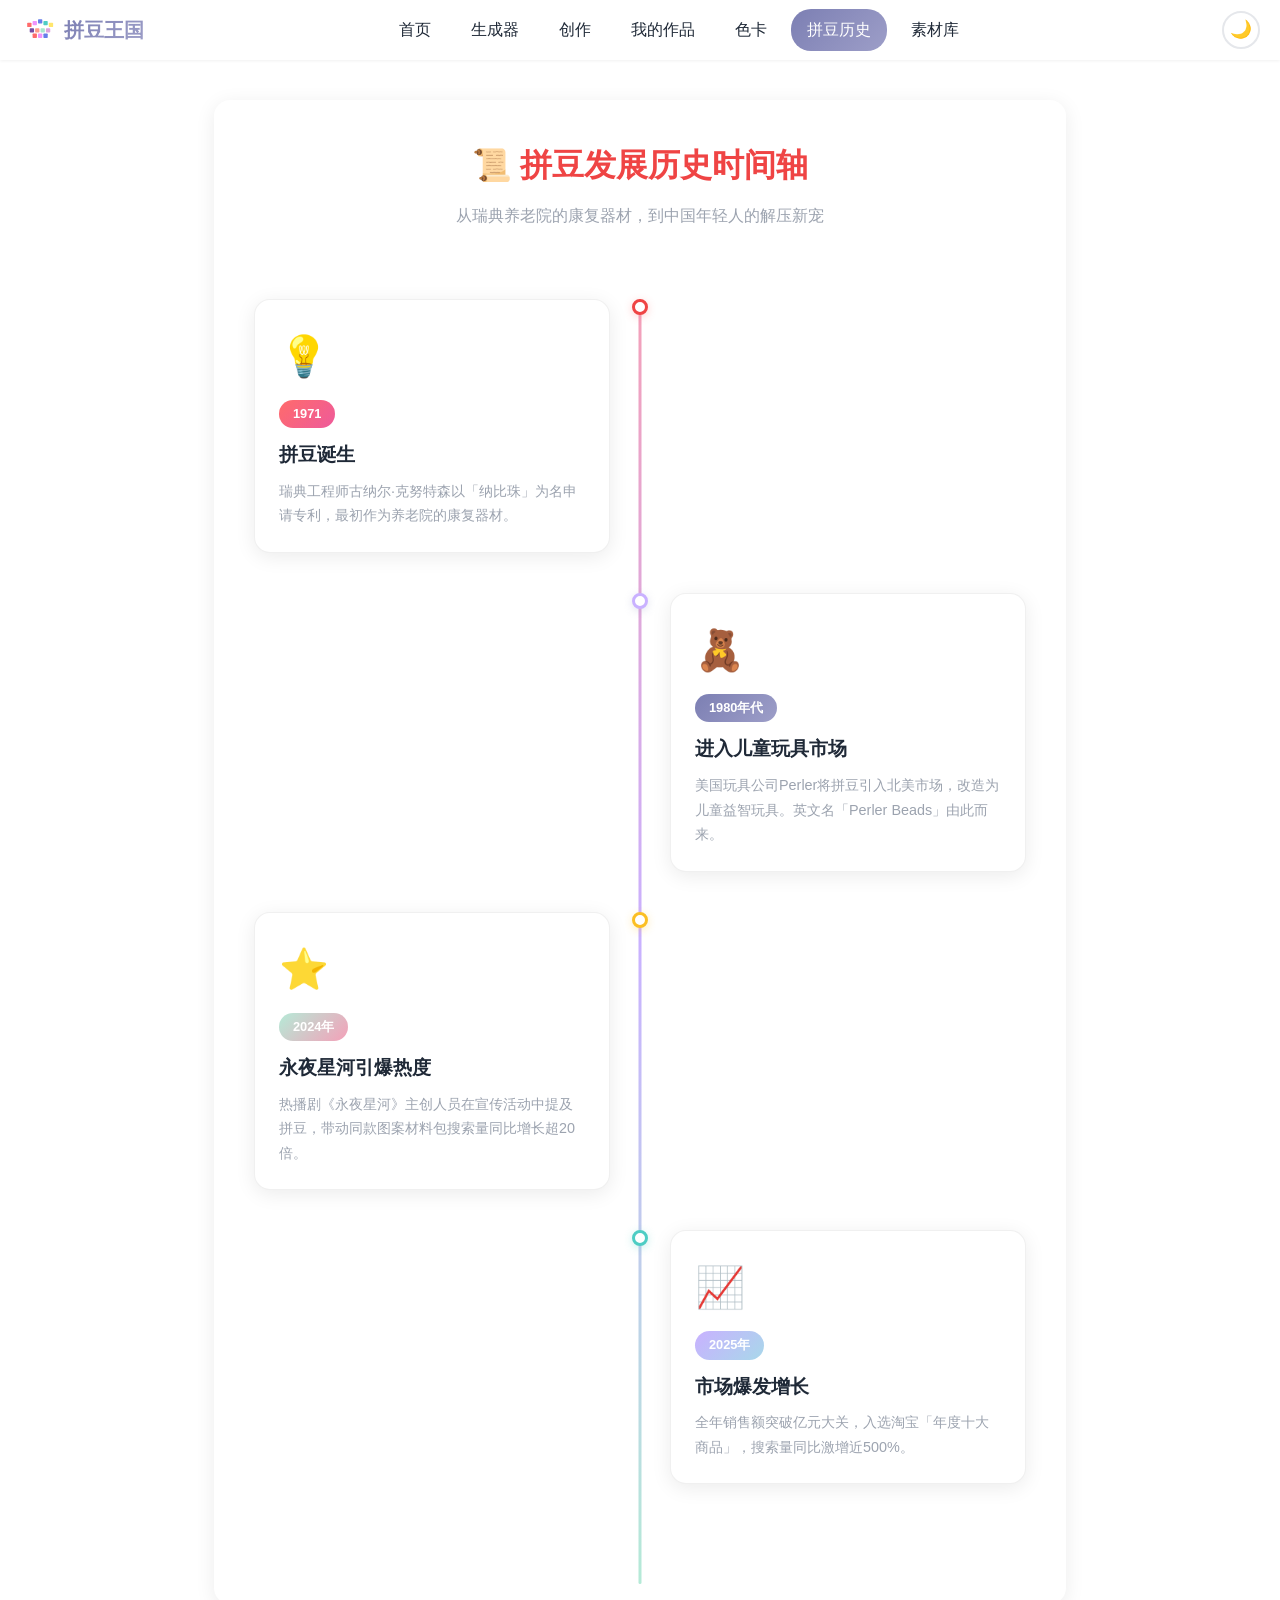
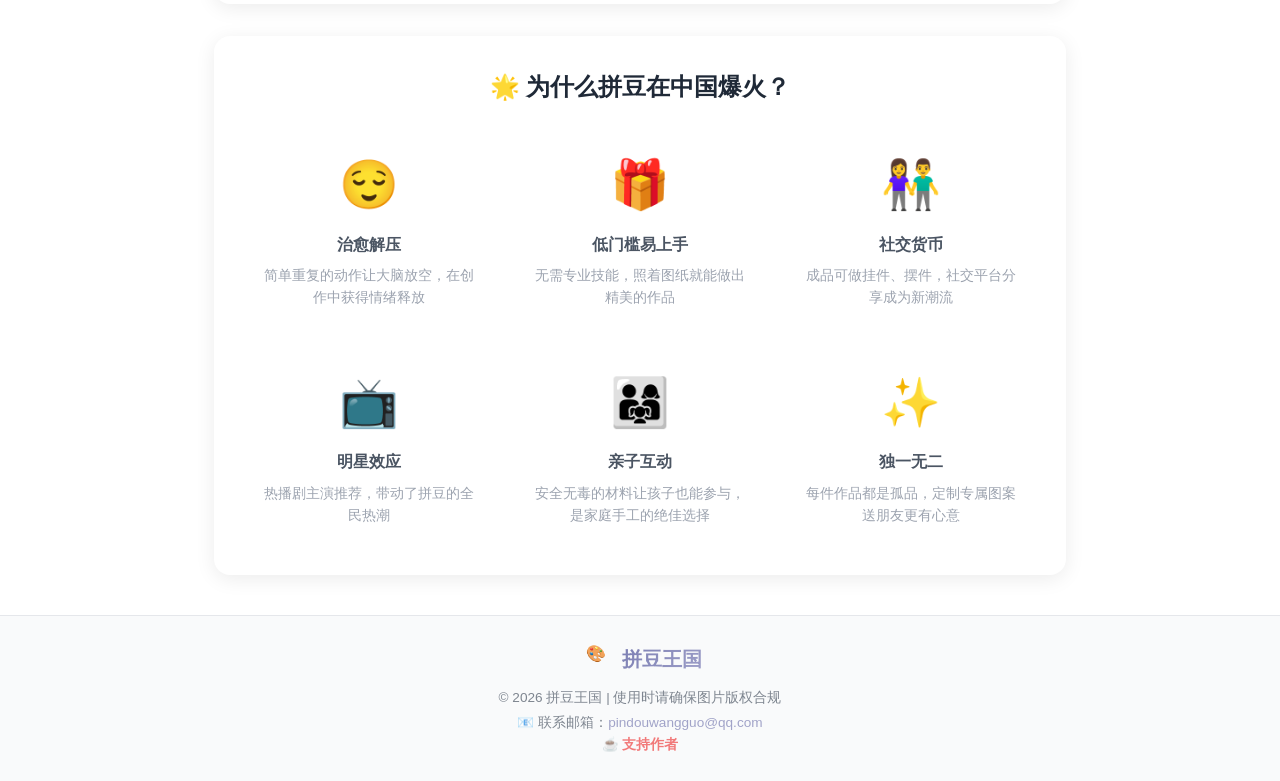
<file: about.html>
<!DOCTYPE html>
<html lang="zh-CN">
<head>
    <meta charset="UTF-8">
    <meta name="viewport" content="width=device-width, initial-scale=1.0">
    <title>拼豆历史与发展 - 从Hama Beads到中国爆火 | 拼豆王国</title>
    <meta name="description" content="拼豆（Perler Beads / 熨斗豆 / 融合豆）起源于1971年瑞典，从康复器材发展为全球热门手工。了解拼豆完整发展史、品牌演变，以及为何在中国成为年轻人最爱的解压手工。">
    <meta name="keywords" content="拼豆历史, 拼豆起源, 拼豆发展, Hama beads, Perler beads, 熨斗豆, 融合豆, 拼豆是什么, 拼豆怎么玩, 拼豆品牌, 拼豆图纸, 解压手工, 像素艺术手工">
    <meta name="robots" content="index, follow">
    <link rel="canonical" href="https://pindou.skin/about.html">
    <link rel="shortcut icon" href="logo.svg" type="image/svg+xml">
    <meta property="og:type" content="website">
    <meta property="og:title" content="拼豆历史">
    <meta property="og:description" content="了解拼豆艺术的历史发展。">
    <meta property="og:url" content="https://pindou.skin/about.html">
    <link rel="stylesheet" href="style.css">

    <!-- 百度统计 -->
    <script>
    var _hmt = _hmt || [];
    (function() {
      var hm = document.createElement("script");
      hm.src = "https://hm.baidu.com/hm.js?d222a52a2278471724ac0e485cc182ec";
      var s = document.getElementsByTagName("script")[0];
      s.parentNode.insertBefore(hm, s);
    })();
    </script>

    <!-- 社交分享图 -->
    <meta property="og:image" content="https://pindou.skin/images/og-preview.png">
    <meta property="og:image:width" content="1200">
    <meta property="og:image:height" content="630">
    <meta name="twitter:image" content="https://pindou.skin/images/og-preview.png">
</head>
<body class="about-page">
    <!-- 导航栏 (由 shared.js 注入) -->
    <div id="navbar-placeholder"></div>

    <div class="container">
        <div class="timeline-container fade-in">
            <div class="timeline-title">
                <h1>📜 拼豆发展历史时间轴</h1>
                <p>从瑞典养老院的康复器材，到中国年轻人的解压新宠</p>
            </div>

            <div class="timeline" id="timeline">
            </div>
        </div>

        <div class="reasons-section fade-in">
            <h2>🌟 为什么拼豆在中国爆火？</h2>
            <div class="reasons-grid">
                <div class="reason-item">
                    <div class="reason-icon">😌</div>
                    <h3>治愈解压</h3>
                    <p>简单重复的动作让大脑放空，在创作中获得情绪释放</p>
                </div>
                <div class="reason-item">
                    <div class="reason-icon">🎁</div>
                    <h3>低门槛易上手</h3>
                    <p>无需专业技能，照着图纸就能做出精美的作品</p>
                </div>
                <div class="reason-item">
                    <div class="reason-icon">👫</div>
                    <h3>社交货币</h3>
                    <p>成品可做挂件、摆件，社交平台分享成为新潮流</p>
                </div>
                <div class="reason-item">
                    <div class="reason-icon">📺</div>
                    <h3>明星效应</h3>
                    <p>热播剧主演推荐，带动了拼豆的全民热潮</p>
                </div>
                <div class="reason-item">
                    <div class="reason-icon">👨‍👩‍👧</div>
                    <h3>亲子互动</h3>
                    <p>安全无毒的材料让孩子也能参与，是家庭手工的绝佳选择</p>
                </div>
                <div class="reason-item">
                    <div class="reason-icon">✨</div>
                    <h3>独一无二</h3>
                    <p>每件作品都是孤品，定制专属图案送朋友更有心意</p>
                </div>
            </div>
        </div>
    </div>

    <!-- SEO 关键词内容 -->
    <section class="seo-intro" aria-label="拼豆百科">
        <div class="content-wrapper">
            <p class="seo-text"><strong>拼豆</strong>（Perler Beads），又称<strong>熨斗豆</strong>、<strong>融合豆</strong>，是一种用塑料珠在模板上拼出图案后加热融合的<strong>创意手工</strong>。1971年起源于瑞典，最初作为养老院康复器材；1980年代由美国 Perler 公司推广为<strong>儿童益智玩具</strong>；2024年因热播剧《永夜星河》在中国爆火，2025年入选淘宝<strong>年度十大商品</strong>。如今拼豆已成为年轻人最爱的<strong>解压手工</strong>之一，可制作<strong>钥匙扣</strong>、<strong>冰箱贴</strong>、<strong>挂件</strong>、<strong>杯垫</strong>、<strong>立体摆件</strong>等。主流的<strong>拼豆品牌</strong>包括 MARD、Artkal、Perler、Hama，颜色从几十色到 <strong>291色</strong>不等，规格涵盖 <strong>2.6mm Mini</strong>、<strong>5mm 标准</strong>和<strong>8mm 大颗粒</strong>。使用<strong>拼豆图纸生成器</strong>可以将任意照片转为拼豆图纸，自动匹配色号，让创作更简单。</p>
        </div>
    </section>

    <!-- 页脚 (由 shared.js 注入) -->
    <div id="footer-placeholder"></div>

    <script>
        const timelineData = [
            { year: '1971', title: '拼豆诞生', description: '瑞典工程师古纳尔·克努特森以「纳比珠」为名申请专利，最初作为养老院的康复器材。', image: '💡' },
            { year: '1980年代', title: '进入儿童玩具市场', description: '美国玩具公司Perler将拼豆引入北美市场，改造为儿童益智玩具。英文名「Perler Beads」由此而来。', image: '🧸' },
            { year: '2024年', title: '永夜星河引爆热度', description: '热播剧《永夜星河》主创人员在宣传活动中提及拼豆，带动同款图案材料包搜索量同比增长超20倍。', image: '⭐' },
            { year: '2025年', title: '市场爆发增长', description: '全年销售额突破亿元大关，入选淘宝「年度十大商品」，搜索量同比激增近500%。', image: '📈' }
        ];

        function renderTimeline(data) {
            const container = document.getElementById('timeline');
            container.innerHTML = data.map((item, index) => `
                <div class="timeline-item fade-in" style="animation-delay: ${index * 0.1}s">
                    <div class="timeline-dot"></div>
                    <div class="timeline-content">
                        <div class="timeline-icon">${item.image}</div>
                        <span class="timeline-year">${item.year}</span>
                        <h3>${item.title}</h3>
                        <p>${item.description}</p>
                    </div>
                </div>
            `).join('');
        }

        document.addEventListener('DOMContentLoaded', () => {
            renderTimeline(timelineData);

            const navToggle = document.getElementById('navToggle');
            const navMenu = document.querySelector('.nav-menu');

            if (navToggle && navMenu) {
                navToggle.addEventListener('click', () => {
                    navMenu.classList.toggle('active');
                });
            }
        });
    </script>
    <script src="shared.js"></script>
</body>
</html>
</file>
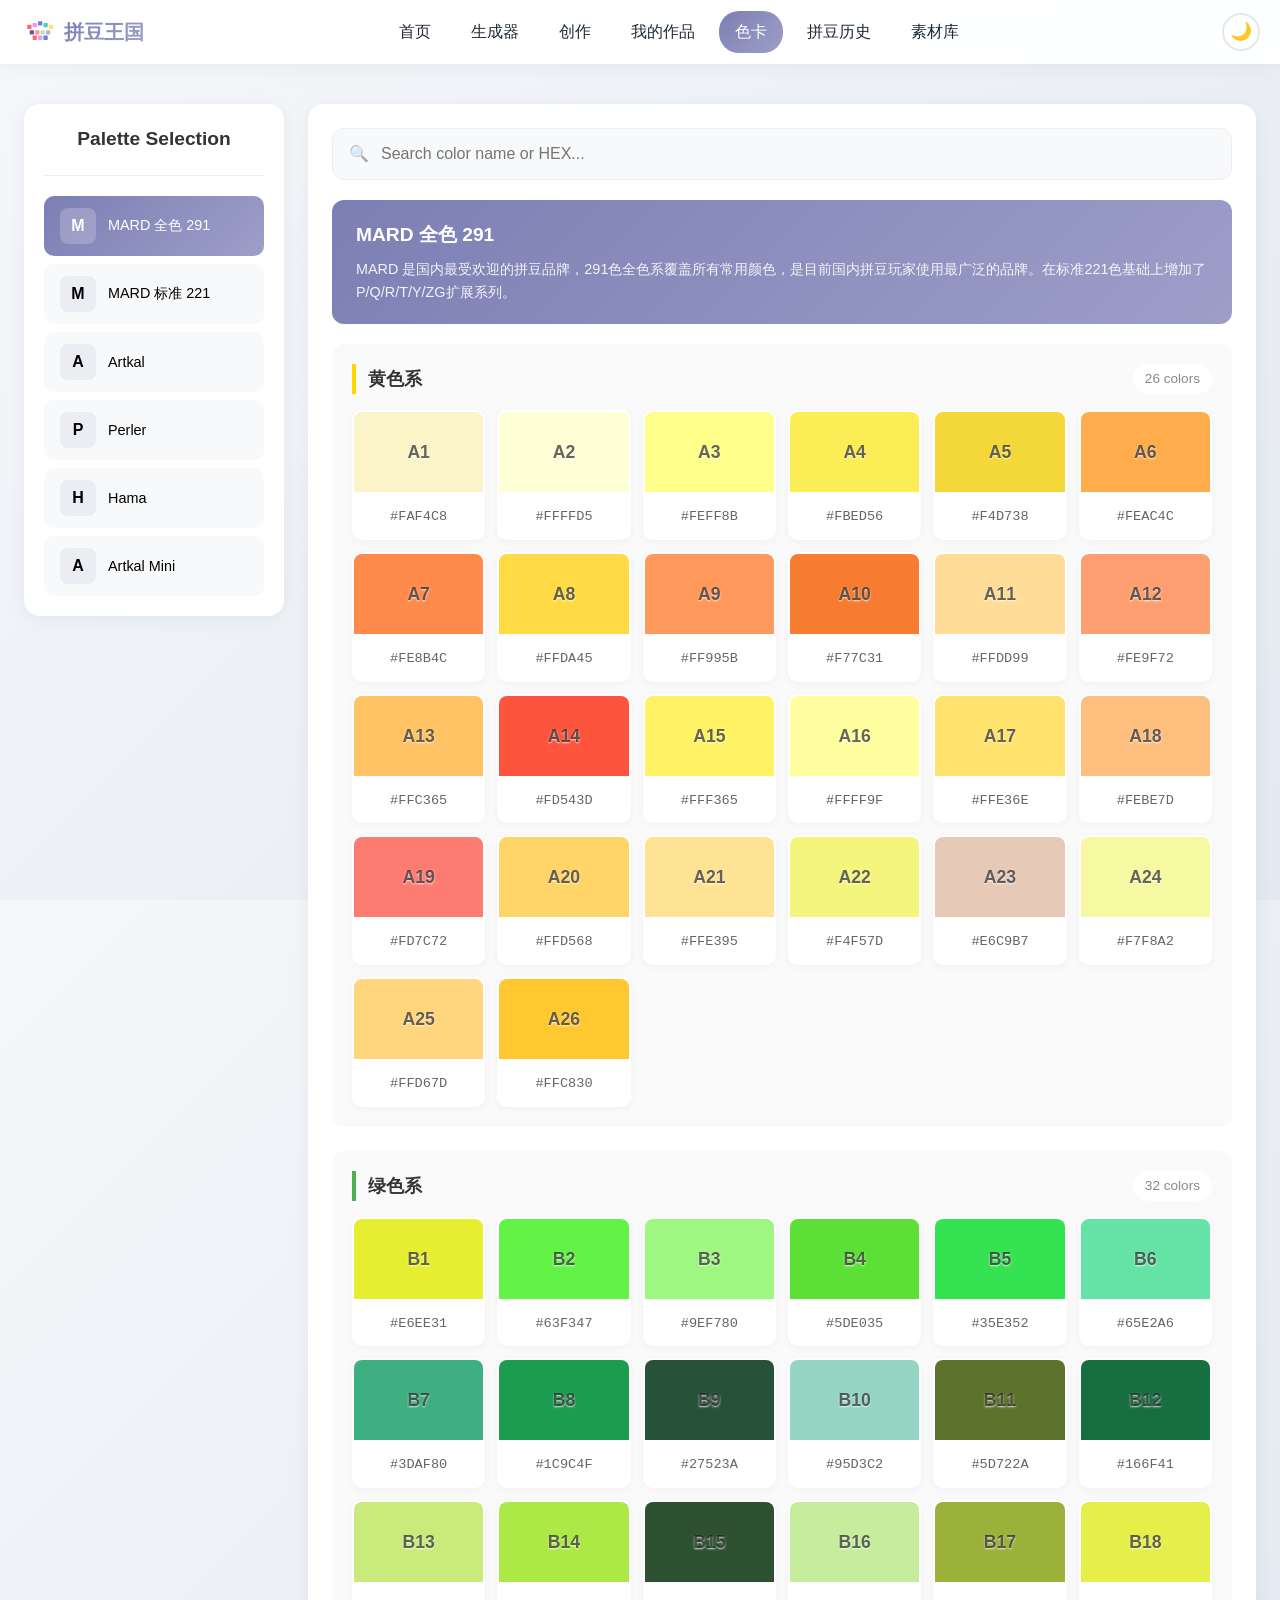
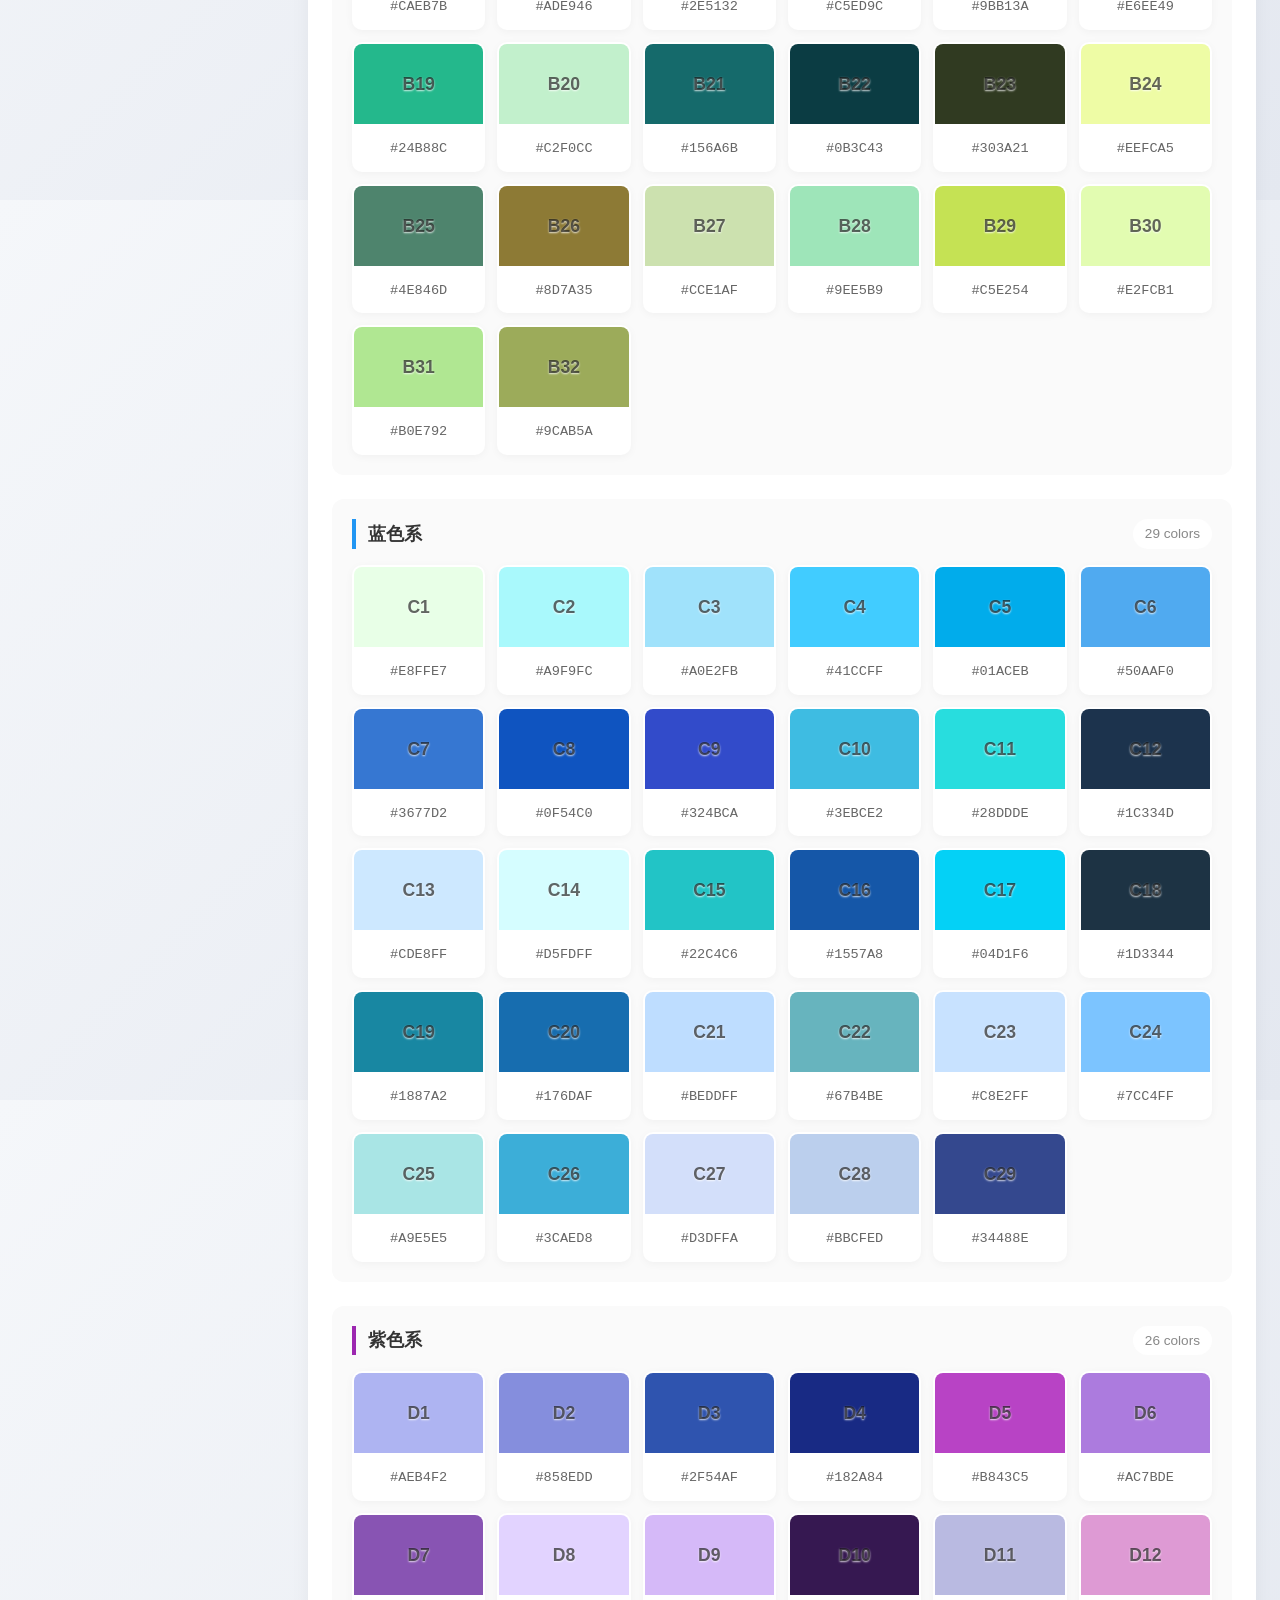
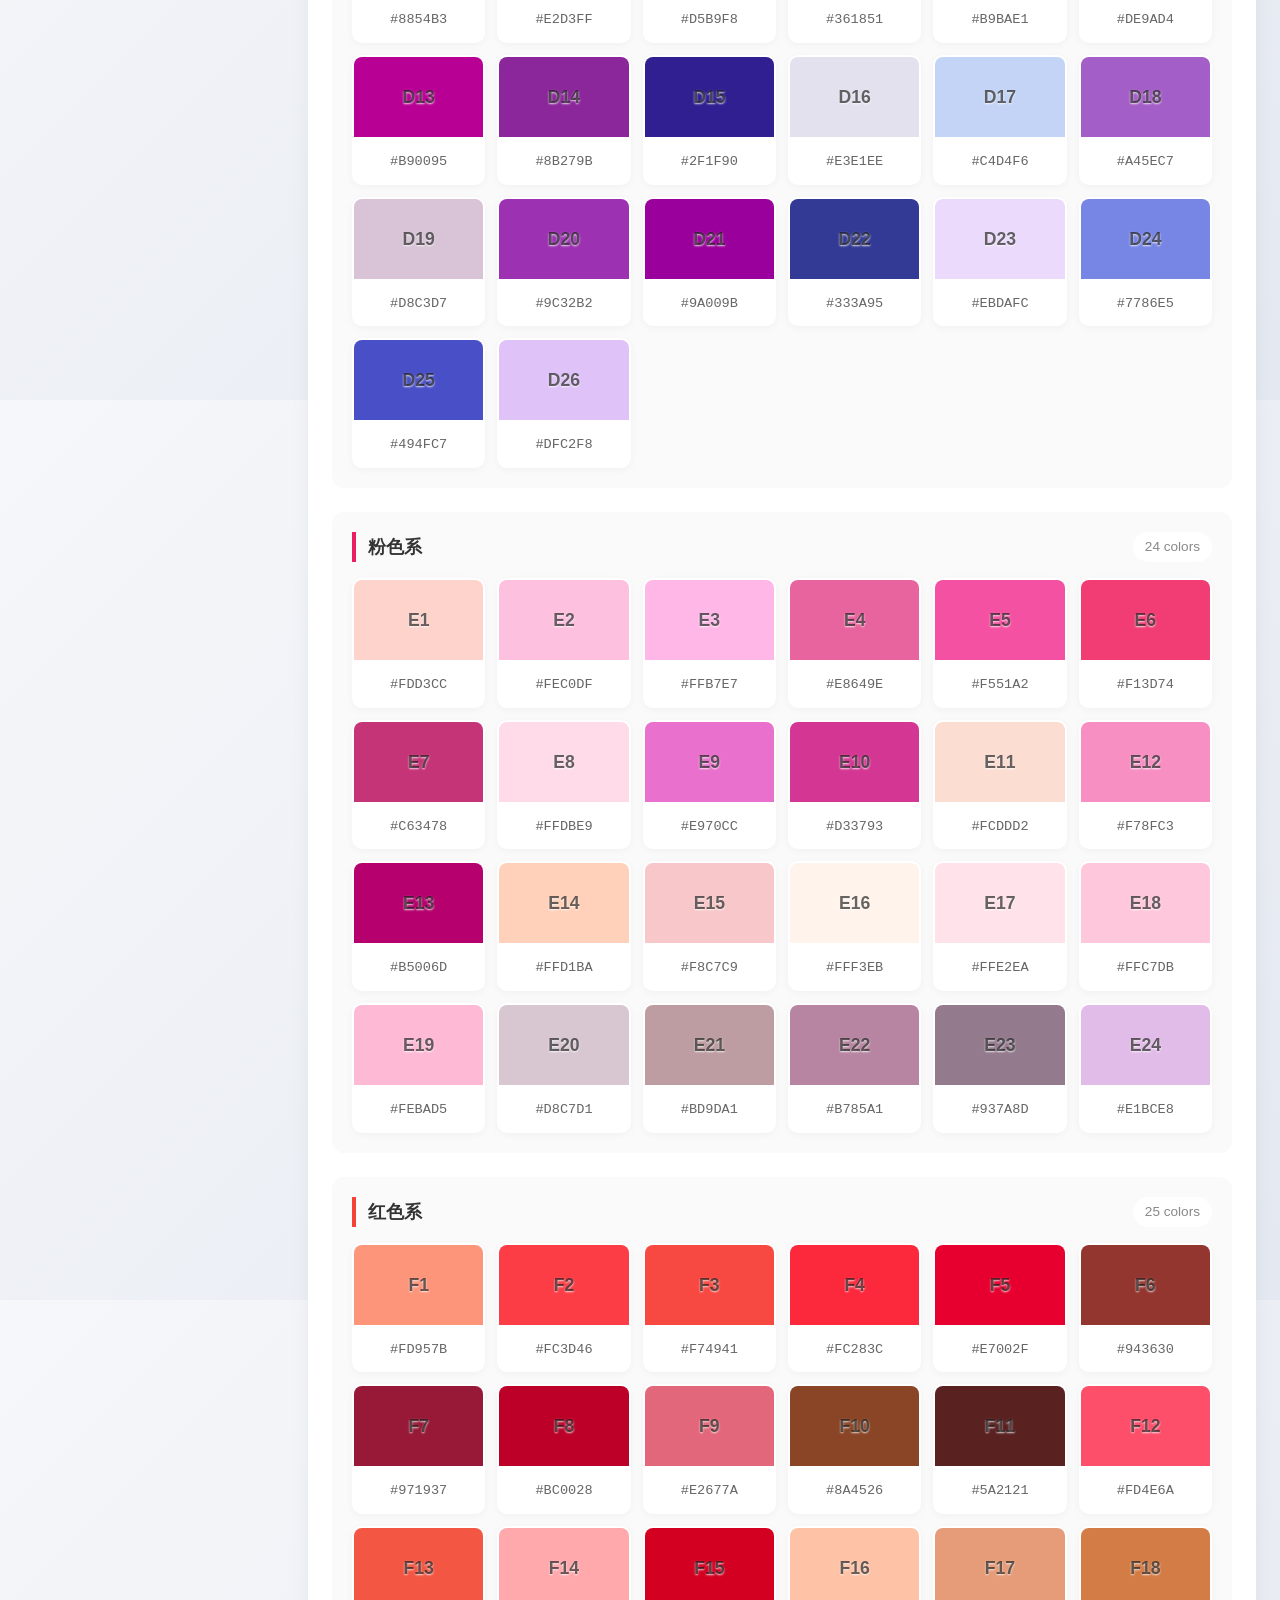
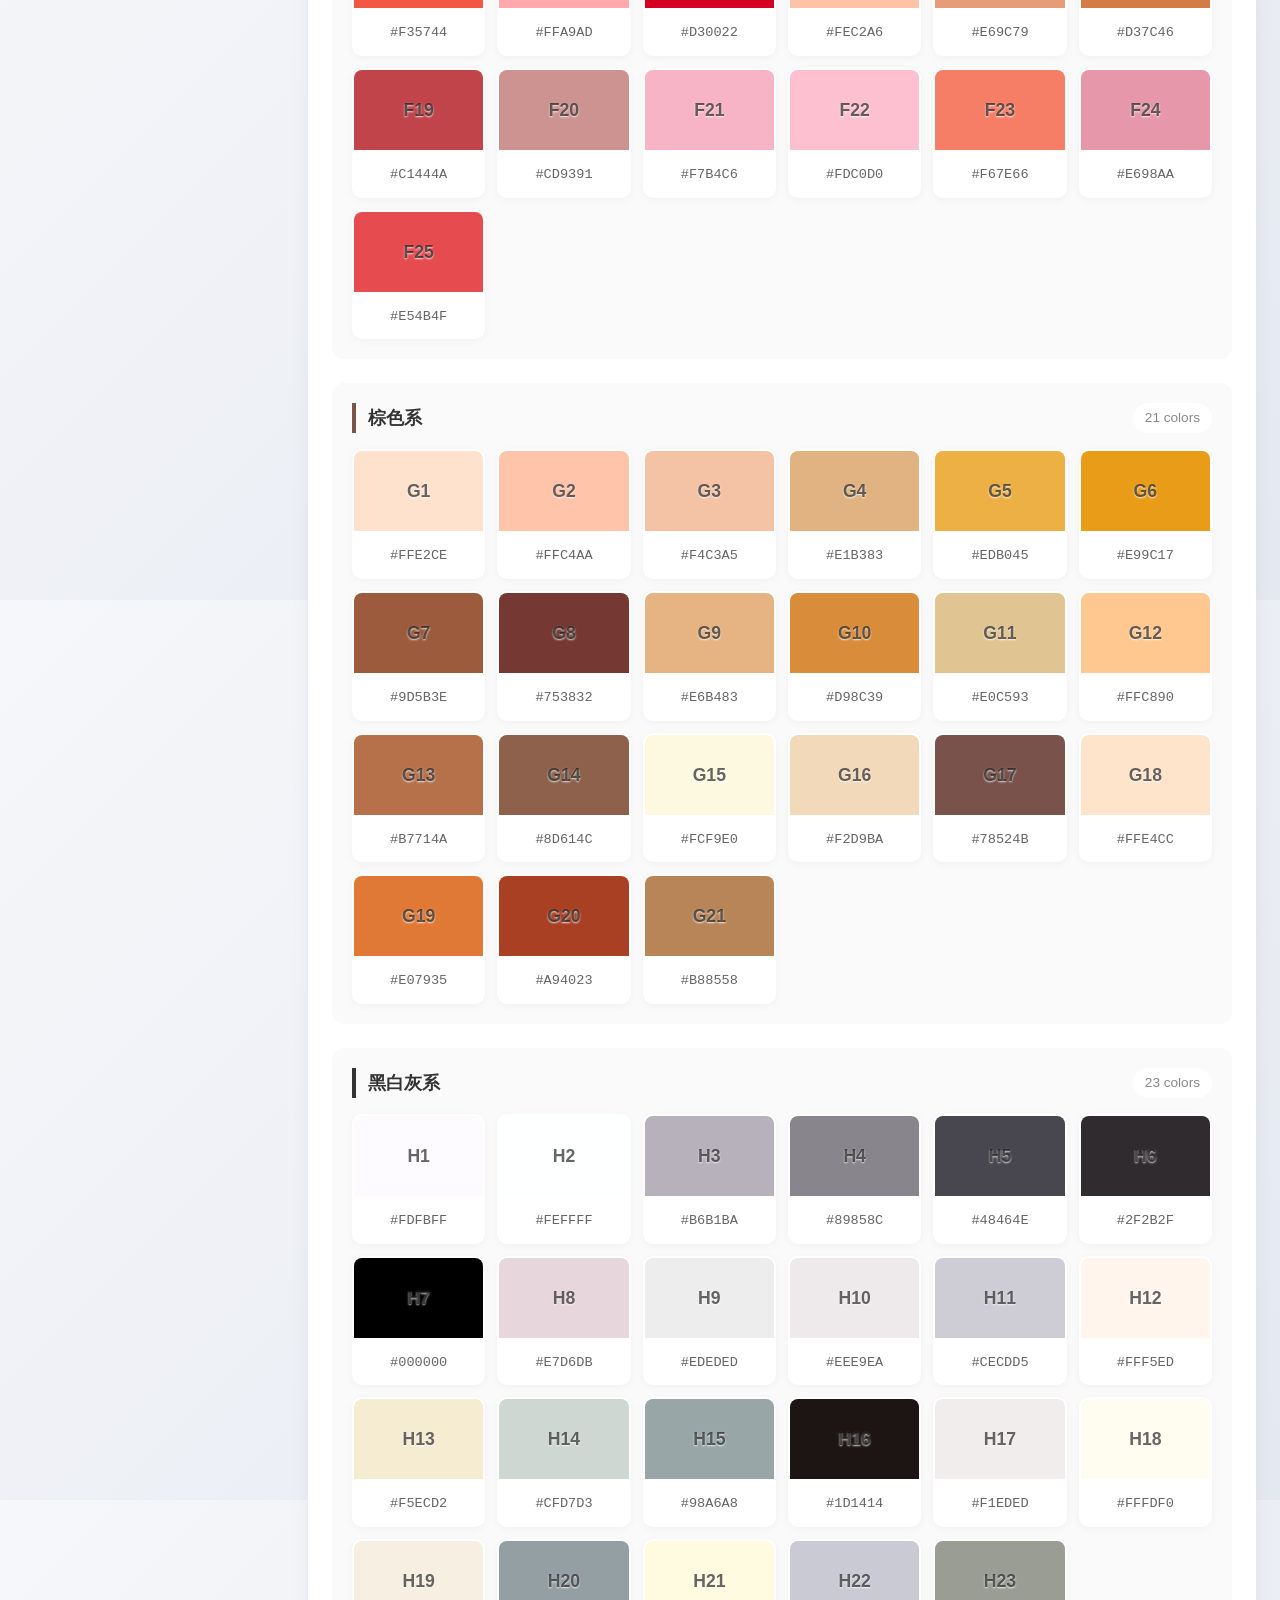
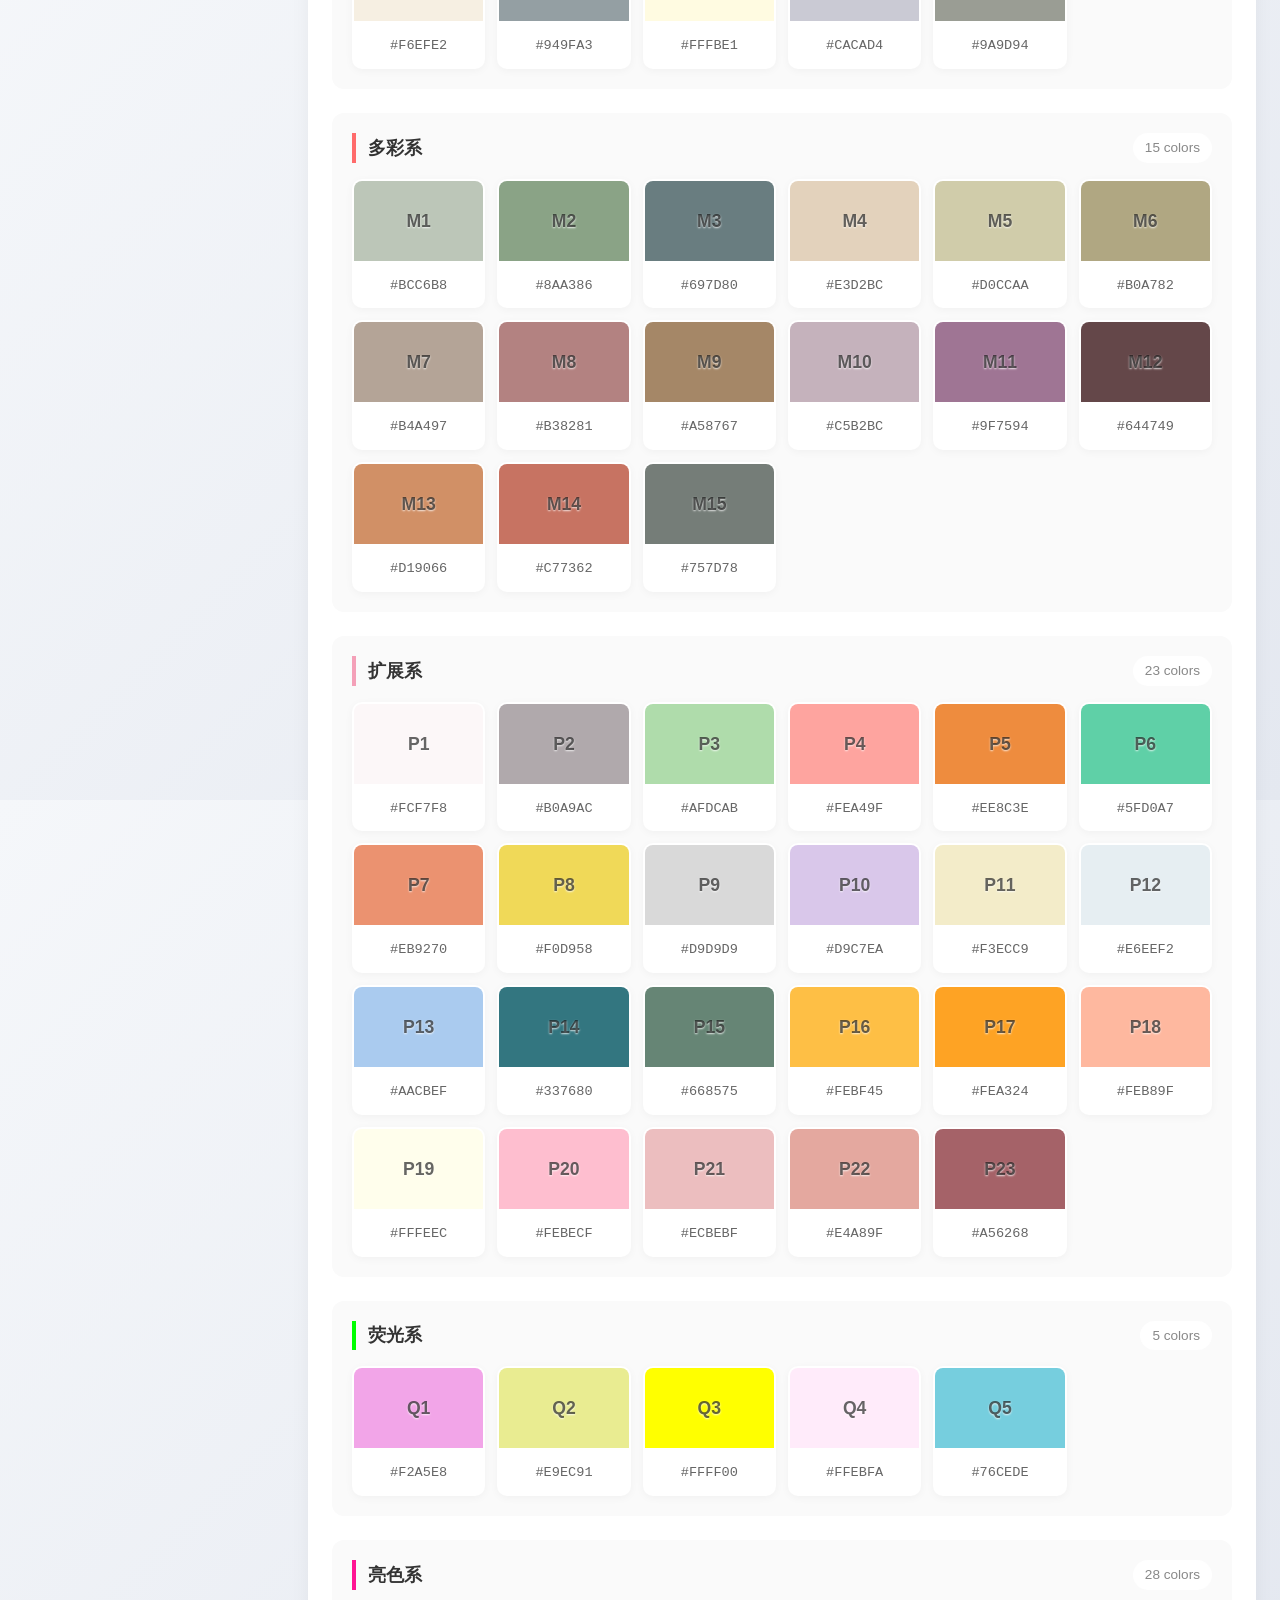
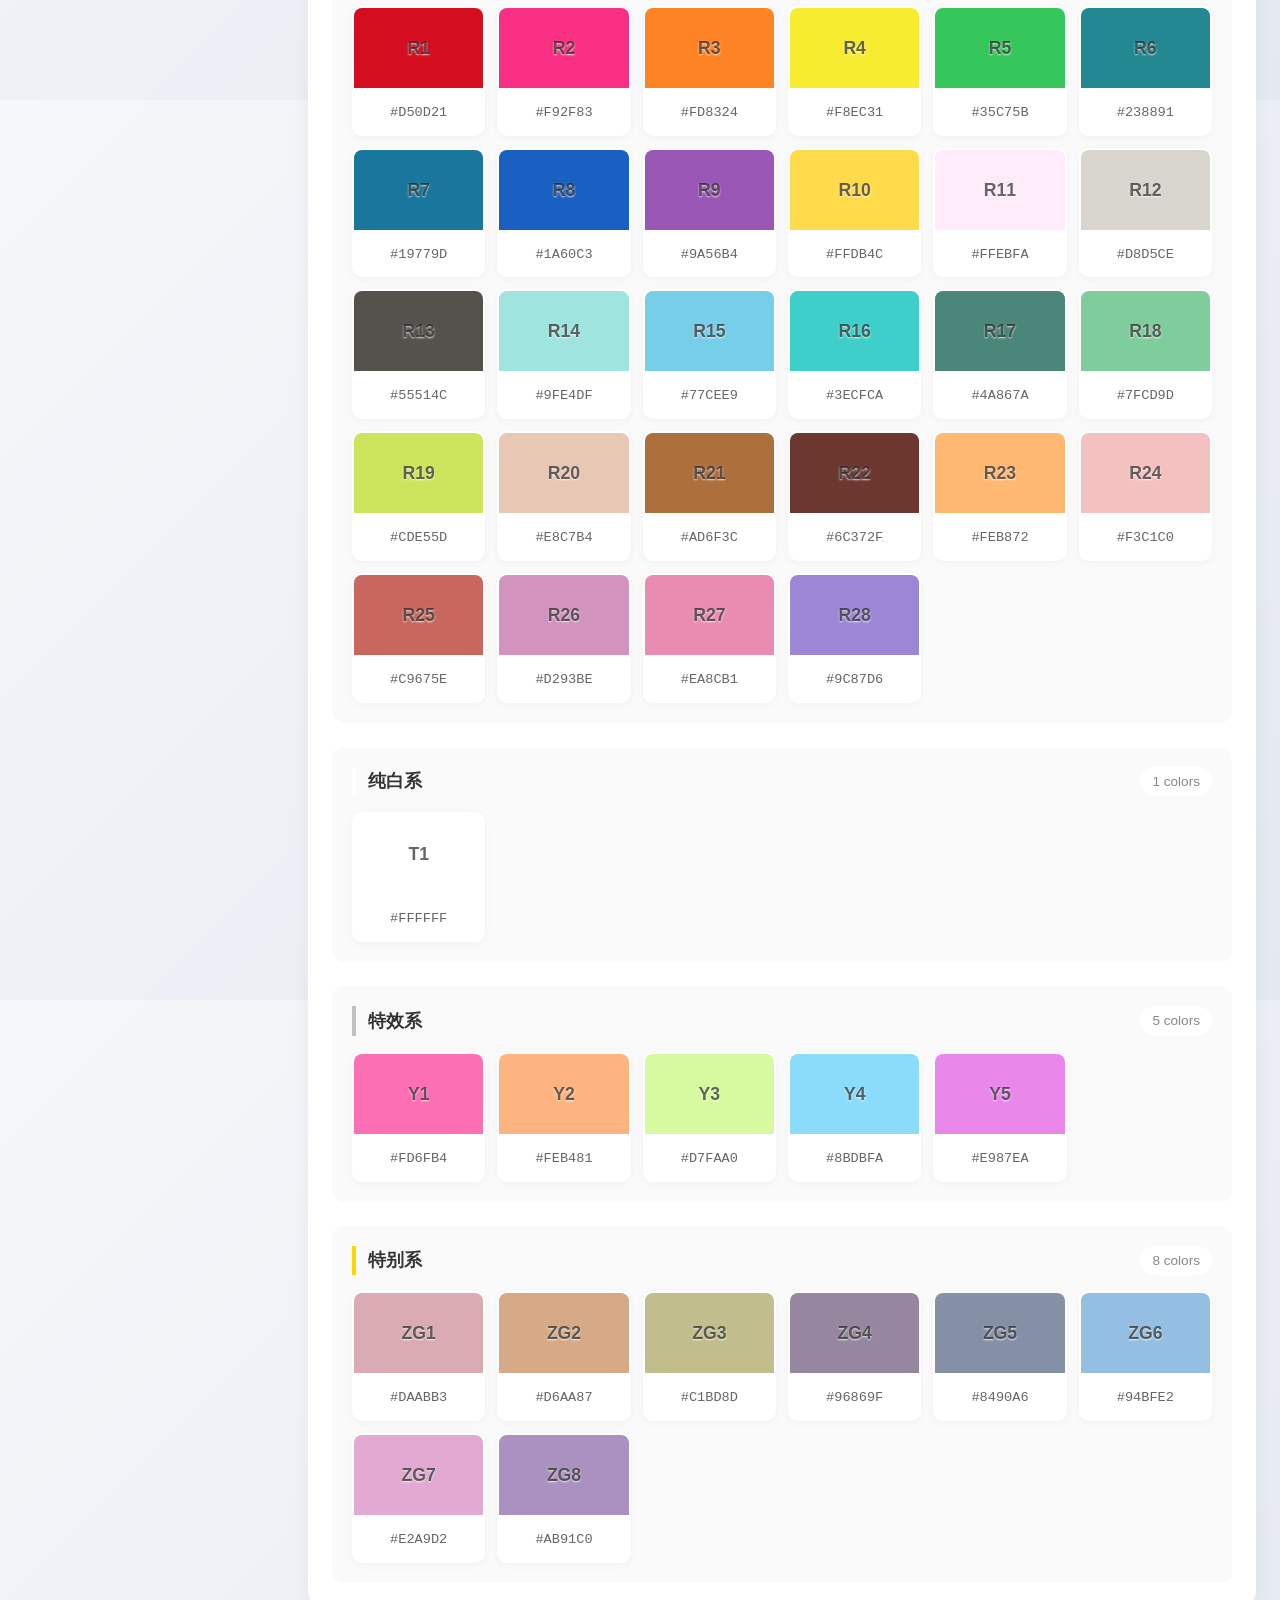
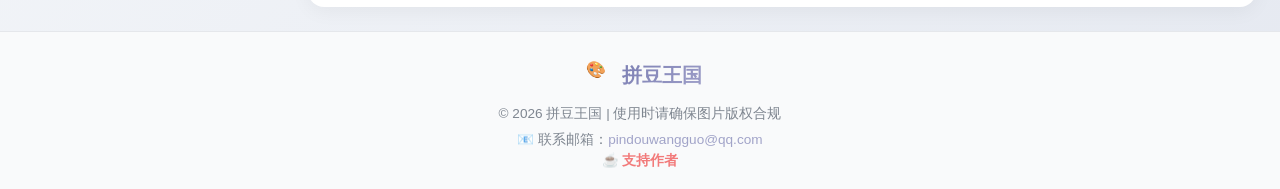
<file: colors.html>
<!DOCTYPE html>
<html lang="zh-CN">
<head>
    <meta charset="UTF-8">
    <meta name="viewport" content="width=device-width, initial-scale=1.0">
    <title>拼豆色号表 - Perler Beads Color Palette | 拼豆王国</title>
    <meta name="description" content="拼豆色号对照表，完整的Perler beads颜色代码大全。支持按品牌筛选，包括Perler、Artkal等品牌的色号对照。">
    <meta name="keywords" content="拼豆色号, perler beads color, 拼豆颜色代码, perler色卡, Artkal色号">
    <meta name="robots" content="index, follow">
    <link rel="canonical" href="https://pindou.skin/colors.html">
    <link rel="shortcut icon" href="logo.svg" type="image/svg+xml">
    <meta property="og:type" content="website">
    <meta property="og:title" content="拼豆色号表 - Perler Beads Color Palette">
    <meta property="og:description" content="完整的拼豆色号对照表，支持多品牌筛选。">
    <meta property="og:url" content="https://pindou.skin/colors.html">
    <link rel="stylesheet" href="style.css">
    <style>
        body {
            font-family: -apple-system, BlinkMacSystemFont, 'Segoe UI', Roboto, sans-serif;
            margin: 0;
            padding: 0;
            background: linear-gradient(135deg, #f5f7fa 0%, #e4e8f0 100%);
            min-height: 100vh;
        }

        .navbar {
            position: fixed;
            top: 0;
            left: 0;
            right: 0;
            z-index: 1000;
            background: rgba(255, 255, 255, 0.95);
            backdrop-filter: blur(10px);
            box-shadow: 0 2px 20px rgba(0, 0, 0, 0.05);
        }

        .nav-container {
            max-width: 1400px;
            margin: 0 auto;
            padding: 0 20px;
            height: 64px;
            display: flex;
            justify-content: space-between;
            align-items: center;
        }

        .colors-page {
            padding-top: 80px;
            min-height: 100vh;
        }

        .colors-container {
            max-width: 1440px;
            margin: 0 auto;
            padding: 24px;
        }

        .colors-layout {
            display: grid;
            grid-template-columns: 260px 1fr;
            gap: 24px;
        }

        .colors-sidebar {
            position: sticky;
            top: 88px;
            height: fit-content;
            background: white;
            border-radius: 16px;
            padding: 20px;
            box-shadow: 0 4px 20px rgba(0, 0, 0, 0.05);
        }

        .sidebar-header {
            text-align: center;
            padding-bottom: 20px;
            border-bottom: 1px solid #eee;
            margin-bottom: 20px;
        }

        .sidebar-header h2 {
            margin: 0;
            font-size: 1.2rem;
            color: #333;
        }

        #seriesNavList {
            display: flex;
            flex-direction: column;
            gap: 8px;
        }

        .palette-item {
            display: flex;
            align-items: center;
            gap: 12px;
            padding: 12px 16px;
            background: #f8f9fa;
            border: none;
            border-radius: 10px;
            cursor: pointer;
            transition: all 0.2s ease;
            text-align: left;
        }

        .palette-item:hover {
            background: #e9ecef;
        }

        .palette-item.active {
            background: var(--bg-gradient);
            color: white;
        }

        .palette-icon-wrapper {
            width: 36px;
            height: 36px;
            border-radius: 8px;
            background: rgba(var(--primary-rgb), 0.1);
            display: flex;
            align-items: center;
            justify-content: center;
        }

        .palette-item.active .palette-icon-wrapper {
            background: rgba(255, 255, 255, 0.2);
        }

        .palette-icon {
            font-weight: 700;
            font-size: 1rem;
        }

        .palette-info {
            flex: 1;
        }

        .palette-name {
            display: block;
            font-size: 0.9rem;
            font-weight: 500;
        }

        .colors-content {
            background: white;
            border-radius: 16px;
            padding: 24px;
            box-shadow: 0 4px 20px rgba(0, 0, 0, 0.05);
        }

        .search-container {
            margin-bottom: 20px;
        }

        .search-box {
            display: flex;
            align-items: center;
            background: #f8f9fa;
            border-radius: 12px;
            padding: 12px 16px;
            border: 1px solid #eee;
            transition: all 0.2s ease;
        }

        .search-box:focus-within {
            border-color: var(--primary-color);
            box-shadow: 0 0 0 3px rgba(var(--primary-rgb), 0.1);
        }

        .search-icon {
            margin-right: 12px;
            opacity: 0.5;
        }

        #colorSearch {
            flex: 1;
            border: none;
            background: transparent;
            outline: none;
            font-size: 1rem;
        }

        #searchClear {
            background: none;
            border: none;
            cursor: pointer;
            padding: 4px;
            opacity: 0.5;
        }

        #paletteIntro {
            background: var(--bg-gradient);
            color: white;
            padding: 20px 24px;
            border-radius: 12px;
            margin-bottom: 20px;
        }

        #paletteIntro h3 {
            margin: 0 0 8px 0;
            font-size: 1.2rem;
        }

        #paletteIntro p {
            margin: 0;
            opacity: 0.9;
            font-size: 0.9rem;
        }

        #color-series {
            display: flex;
            flex-direction: column;
            gap: 24px;
        }

        .color-series-section {
            background: #fafafa;
            border-radius: 12px;
            padding: 20px;
        }

        .color-series-header {
            display: flex;
            justify-content: space-between;
            align-items: center;
            margin-bottom: 16px;
            padding-left: 12px;
            border-left: 4px solid var(--primary-color);
        }

        .color-series-title {
            margin: 0;
            font-size: 1.1rem;
            color: #333;
        }

        .color-series-count {
            font-size: 0.85rem;
            color: #888;
            background: #fff;
            padding: 4px 12px;
            border-radius: 20px;
        }

        .color-grid {
            display: grid;
            grid-template-columns: repeat(6, 1fr);
            gap: 12px;
        }

        .color-card {
            background: white;
            border-radius: 10px;
            overflow: hidden;
            box-shadow: 0 2px 8px rgba(0, 0, 0, 0.04);
            transition: all 0.2s ease;
            cursor: pointer;
            border: 2px solid transparent;
        }

        .color-card:hover {
            transform: translateY(-2px);
            box-shadow: 0 6px 20px rgba(0, 0, 0, 0.08);
            border-color: rgba(244, 160, 184, 0.3);
        }

        .color-card-swatch {
            height: 80px;
            display: flex;
            align-items: center;
            justify-content: center;
            position: relative;
        }

        .color-card-name {
            font-size: 1.1rem;
            font-weight: 700;
            color: rgba(0, 0, 0, 0.6);
            text-shadow: 0 1px 2px rgba(255, 255, 255, 0.8);
        }

        .color-card-info {
            padding: 10px;
            text-align: center;
        }

        .color-card-hex {
            font-size: 0.85rem;
            color: #666;
            font-family: 'Monaco', 'Consolas', monospace;
        }

        #toast {
            position: fixed;
            bottom: 30px;
            left: 50%;
            transform: translateX(-50%) translateY(100px);
            background: rgba(0, 0, 0, 0.8);
            color: white;
            padding: 12px 24px;
            border-radius: 8px;
            font-size: 0.9rem;
            opacity: 0;
            transition: all 0.3s ease;
            z-index: 2000;
        }

        #toast.show {
            opacity: 1;
            transform: translateX(-50%) translateY(0);
        }

        @media (max-width: 1024px) {
            .color-grid {
                grid-template-columns: repeat(4, 1fr);
            }
        }

        @media (max-width: 768px) {
            .colors-layout {
                grid-template-columns: 1fr;
            }

            .colors-sidebar {
                position: static;
            }

            .color-grid {
                grid-template-columns: repeat(3, 1fr);
            }
        }
    </style>
    
    <!-- 百度统计 -->
    <script>
    var _hmt = _hmt || [];
    (function() {
      var hm = document.createElement("script");
      hm.src = "https://hm.baidu.com/hm.js?d222a52a2278471724ac0e485cc182ec";
      var s = document.getElementsByTagName("script")[0];
      s.parentNode.insertBefore(hm, s);
    })();
    </script>

    <!-- 社交分享图 -->
    <meta property="og:image" content="https://pindou.skin/images/og-preview.png">
    <meta property="og:image:width" content="1200">
    <meta property="og:image:height" content="630">
    <meta name="twitter:image" content="https://pindou.skin/images/og-preview.png">
</head>
<body>
    <!-- 导航栏 (由 shared.js 注入) -->
    <div id="navbar-placeholder"></div>

    <div class="colors-page">
        <div class="colors-container">
            <div class="colors-layout">
                <aside class="colors-sidebar">
                    <div class="sidebar-header">
                        <h2>Palette Selection</h2>
                    </div>
                    <div id="seriesNavList"></div>
                </aside>

                <main class="colors-main">
                    <div class="colors-content">
                        <div class="search-container">
                            <div class="search-box">
                                <span class="search-icon">🔍</span>
                                <input type="text" id="colorSearch" placeholder="Search color name or HEX..." />
                                <button class="search-clear" id="searchClear" style="display: none;">✕</button>
                            </div>
                        </div>

                        <div id="paletteIntro">
                            <h3>Select a palette to view colors</h3>
                            <p>Click on a color card to copy its HEX value</p>
                        </div>

                        <div id="color-series"></div>
                    </div>
                </main>
            </div>
        </div>
    </div>

    <div id="toast"></div>

    <script src="colors.js"></script>
    <script>
        (function() {
            let currentPalette = 'mard291';

            function init() {
                renderSidebarPalettes();
                renderColors();
                setupEventListeners();
            }

            function renderSidebarPalettes() {
                const container = document.getElementById('seriesNavList');
                if (!container || !palettes) return;
                
                container.innerHTML = Object.entries(palettes).map(([key, palette]) => `
                    <button class="palette-item${key === currentPalette ? ' active' : ''}" data-palette="${key}">
                        <div class="palette-icon-wrapper">
                            <span class="palette-icon">${key[0].toUpperCase()}</span>
                        </div>
                        <div class="palette-info">
                            <span class="palette-name">${palette.name}</span>
                        </div>
                    </button>
                `).join('');
            }

            function renderColors() {
                const colorSeries = document.getElementById('color-series');
                const paletteIntro = document.getElementById('paletteIntro');
                if (!colorSeries || !palettes) return;

                const palette = palettes[currentPalette];
                if (!palette) return;

                if (paletteIntro) {
                    paletteIntro.innerHTML = `<h3>${palette.name}</h3><p>${palette.info}</p>`;
                }

                let html = '';
                for (const [seriesKey, series] of Object.entries(palette.series)) {
                    const seriesColors = series.colors.map(color => `
                        <div class="color-card" data-hex="${color.hex}" data-name="${color.name}">
                            <div class="color-card-swatch" style="background-color: ${color.hex}">
                                <span class="color-card-name">${color.name}</span>
                            </div>
                            <div class="color-card-info">
                                <span class="color-card-hex">${color.hex}</span>
                            </div>
                        </div>
                    `).join('');

                    html += `
                        <div class="color-series-section" data-series="${seriesKey}">
                            <div class="color-series-header" style="border-left-color: ${series.color}">
                                <h4 class="color-series-title">${series.name}</h4>
                                <span class="color-series-count">${series.colors.length} colors</span>
                            </div>
                            <div class="color-grid">${seriesColors}</div>
                        </div>
                    `;
                }
                colorSeries.innerHTML = html;
            }

            function setupEventListeners() {
                const paletteList = document.getElementById('seriesNavList');
                if (paletteList) {
                    paletteList.addEventListener('click', (e) => {
                        const item = e.target.closest('.palette-item');
                        if (item) {
                            currentPalette = item.dataset.palette;
                            renderSidebarPalettes();
                            renderColors();
                        }
                    });
                }

                const colorSeries = document.getElementById('color-series');
                if (colorSeries) {
                    colorSeries.addEventListener('click', (e) => {
                        const card = e.target.closest('.color-card');
                        if (card) {
                            const hex = card.dataset.hex;
                            copyToClipboard(hex);
                            showToast('Copied: ' + hex);
                        }
                    });
                }

                const searchInput = document.getElementById('colorSearch');
                if (searchInput) {
                    searchInput.addEventListener('input', (e) => {
                        const query = e.target.value.toLowerCase();
                        const searchClear = document.getElementById('searchClear');
                        if (searchClear) {
                            searchClear.style.display = query ? 'block' : 'none';
                        }
                        filterColors(query);
                    });
                }

                const searchClear = document.getElementById('searchClear');
                if (searchClear) {
                    searchClear.addEventListener('click', () => {
                        const searchInput = document.getElementById('colorSearch');
                        if (searchInput) {
                            searchInput.value = '';
                            searchClear.style.display = 'none';
                            filterColors('');
                        }
                    });
                }
            }

            function filterColors(query) {
                const colorSeries = document.getElementById('color-series');
                if (!colorSeries) return;

                const sections = colorSeries.querySelectorAll('.color-series-section');
                sections.forEach(section => {
                    const cards = section.querySelectorAll('.color-card');
                    let visibleCount = 0;
                    cards.forEach(card => {
                        const hex = card.dataset.hex.toLowerCase();
                        const name = card.dataset.name.toLowerCase();
                        const match = !query || hex.includes(query) || name.includes(query);
                        card.style.display = match ? '' : 'none';
                        if (match) visibleCount++;
                    });
                    section.style.display = visibleCount > 0 ? '' : 'none';
                });
            }

            function copyToClipboard(text) {
                if (navigator.clipboard) {
                    navigator.clipboard.writeText(text);
                } else {
                    const textarea = document.createElement('textarea');
                    textarea.value = text;
                    document.body.appendChild(textarea);
                    textarea.select();
                    document.execCommand('copy');
                    document.body.removeChild(textarea);
                }
            }

            function showToast(message) {
                const toast = document.getElementById('toast');
                if (toast) {
                    toast.textContent = message;
                    toast.classList.add('show');
                    setTimeout(() => toast.classList.remove('show'), 2000);
                }
            }

            document.addEventListener('DOMContentLoaded', init);
        })();
    </script>
    <div id="footer-placeholder"></div>
    <script src="shared.js"></script>
</body>
</html>
</file>
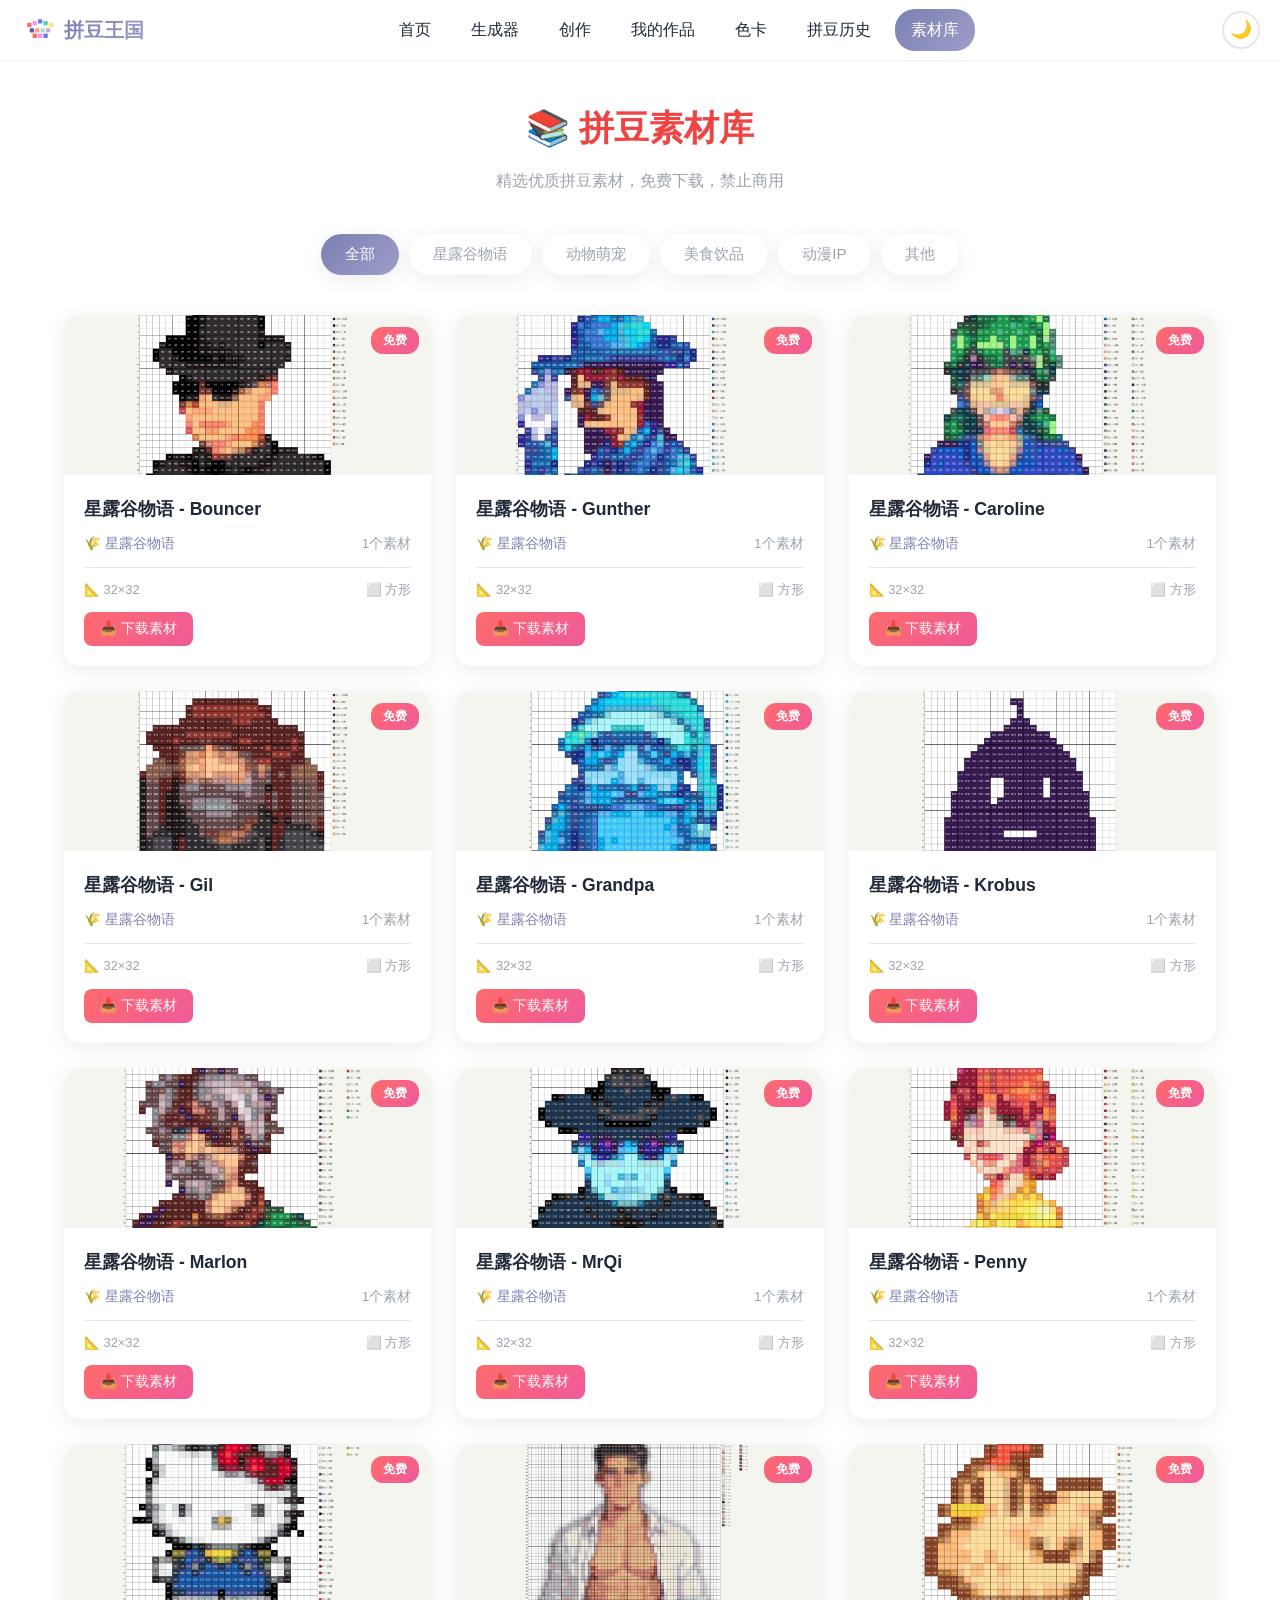
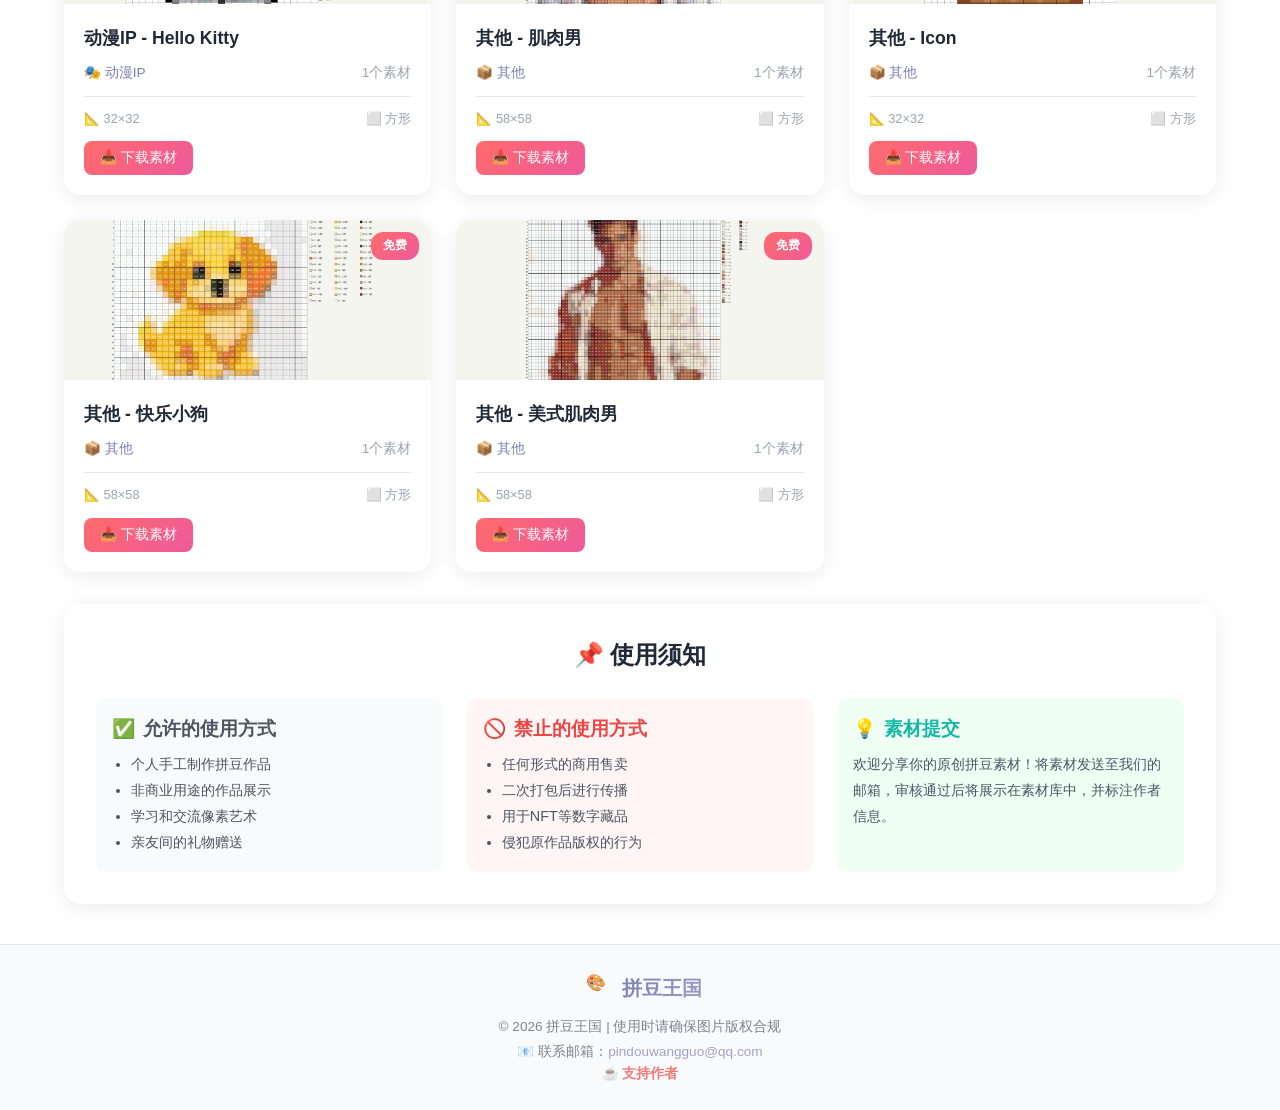
<file: library.html>
<!DOCTYPE html>
<html lang="zh-CN">
<head>
    <meta charset="UTF-8">
    <meta name="viewport" content="width=device-width, initial-scale=1.0">
    <title>像素素材库 - Free Pixel Art Templates | 拼豆王国</title>
    <meta name="description" content="免费像素艺术素材库，包含星露谷物语、动物森友会、马里奥等热门IP的像素图案模板，可用于拼豆创作。">
    <meta name="keywords" content="像素素材, 拼豆图案, pixel art template, 星露谷拼豆, 动森像素">
    <meta name="robots" content="index, follow">
    <link rel="canonical" href="https://pindou.skin/library.html">
    <link rel="shortcut icon" href="logo.svg" type="image/svg+xml">
    <meta property="og:type" content="website">
    <meta property="og:title" content="像素素材库">
    <meta property="og:description" content="免费像素艺术素材库，多款热门IP图案模板。">
    <meta property="og:url" content="https://pindou.skin/library.html">
    <link rel="stylesheet" href="style.css">

    <!-- 百度统计 -->
    <script>
    var _hmt = _hmt || [];
    (function() {
      var hm = document.createElement("script");
      hm.src = "https://hm.baidu.com/hm.js?d222a52a2278471724ac0e485cc182ec";
      var s = document.getElementsByTagName("script")[0];
      s.parentNode.insertBefore(hm, s);
    })();
    </script>

    <!-- 社交分享图 -->
    <meta property="og:image" content="https://pindou.skin/images/og-preview.png">
    <meta property="og:image:width" content="1200">
    <meta property="og:image:height" content="630">
    <meta name="twitter:image" content="https://pindou.skin/images/og-preview.png">
</head>
<body class="library-page">
    <!-- 导航栏 (由 shared.js 注入) -->
    <div id="navbar-placeholder"></div>

    <div class="container">
        <div class="page-header fade-in">
            <h1>📚 拼豆素材库</h1>
            <p>精选优质拼豆素材，免费下载，禁止商用</p>
        </div>

        <div class="category-filter fade-in">
            <button class="filter-btn active" data-category="all">全部</button>
            <button class="filter-btn" data-category="stardew">星露谷物语</button>
            <button class="filter-btn" data-category="animal">动物萌宠</button>
            <button class="filter-btn" data-category="food">美食饮品</button>
            <button class="filter-btn" data-category="cartoon">动漫IP</button>
            <button class="filter-btn" data-category="other">其他</button>
        </div>

        <div class="library-grid" id="libraryGrid">
            <!-- Cards rendered by JavaScript -->
        </div>

        <div class="usage-section fade-in">
            <h2>📌 使用须知</h2>
            <div class="usage-grid">
                <div class="usage-card allowed">
                    <h3><span>✅</span> 允许的使用方式</h3>
                    <ul>
                        <li>个人手工制作拼豆作品</li>
                        <li>非商业用途的作品展示</li>
                        <li>学习和交流像素艺术</li>
                        <li>亲友间的礼物赠送</li>
                    </ul>
                </div>
                <div class="usage-card forbidden">
                    <h3><span>🚫</span> 禁止的使用方式</h3>
                    <ul>
                        <li>任何形式的商用售卖</li>
                        <li>二次打包后进行传播</li>
                        <li>用于NFT等数字藏品</li>
                        <li>侵犯原作品版权的行为</li>
                    </ul>
                </div>
                <div class="usage-card submit">
                    <h3><span>💡</span> 素材提交</h3>
                    <p>欢迎分享你的原创拼豆素材！将素材发送至我们的邮箱，审核通过后将展示在素材库中，并标注作者信息。</p>
                </div>
            </div>
        </div>
    </div>

    <div class="lightbox-overlay" id="lightboxOverlay" role="dialog" aria-modal="true" aria-label="图片预览" onclick="closeLightbox()">
        <span class="lightbox-close" onclick="closeLightbox()" tabindex="0" role="button" aria-label="关闭预览" onkeydown="if(event.key==='Enter'||event.key===' ')closeLightbox()">&times;</span>
        <img id="lightboxImage" class="lightbox-content" alt="预览大图" onclick="event.stopPropagation()">
        <div class="lightbox-caption" id="lightboxCaption"></div>
    </div>

    <!-- 页脚 (由 shared.js 注入) -->
    <div id="footer-placeholder"></div>

    <script>
        // 素材数据
        const libraryData = [
            { title: '星露谷物语 - Bouncer', image: 'images/library/Bouncer.png', category: 'stardew', categoryLabel: '🌾 星露谷物语', previewClass: 'stardew-preview', size: '32×32', shape: '方形' },
            { title: '星露谷物语 - Gunther', image: 'images/library/Gunther.png', category: 'stardew', categoryLabel: '🌾 星露谷物语', previewClass: 'stardew-preview', size: '32×32', shape: '方形' },
            { title: '星露谷物语 - Caroline', image: 'images/library/Caroline.png', category: 'stardew', categoryLabel: '🌾 星露谷物语', previewClass: 'stardew-preview', size: '32×32', shape: '方形' },
            { title: '星露谷物语 - Gil', image: 'images/library/Gil.png', category: 'stardew', categoryLabel: '🌾 星露谷物语', previewClass: 'stardew-preview', size: '32×32', shape: '方形' },
            { title: '星露谷物语 - Grandpa', image: 'images/library/Grandpa.png', category: 'stardew', categoryLabel: '🌾 星露谷物语', previewClass: 'stardew-preview', size: '32×32', shape: '方形' },
            { title: '星露谷物语 - Krobus', image: 'images/library/Krobus.png', category: 'stardew', categoryLabel: '🌾 星露谷物语', previewClass: 'stardew-preview', size: '32×32', shape: '方形' },
            { title: '星露谷物语 - Marlon', image: 'images/library/Marlon.png', category: 'stardew', categoryLabel: '🌾 星露谷物语', previewClass: 'stardew-preview', size: '32×32', shape: '方形' },
            { title: '星露谷物语 - MrQi', image: 'images/library/MrQi.png', category: 'stardew', categoryLabel: '🌾 星露谷物语', previewClass: 'stardew-preview', size: '32×32', shape: '方形' },
            { title: '星露谷物语 - Penny', image: 'images/library/Penny.png', category: 'stardew', categoryLabel: '🌾 星露谷物语', previewClass: 'stardew-preview', size: '32×32', shape: '方形' },
            { title: '动漫IP - Hello Kitty', image: 'images/library/Hello Kitty.png', category: 'cartoon', categoryLabel: '🎭 动漫IP', previewClass: 'cartoon-preview', size: '32×32', shape: '方形' },
            { title: '其他 - 肌肉男', image: 'images/library/muscle_man_1.png', category: 'other', categoryLabel: '📦 其他', previewClass: 'other-preview', size: '58×58', shape: '方形' },
            { title: '其他 - Icon', image: 'images/library/Icon.png', category: 'other', categoryLabel: '📦 其他', previewClass: 'other-preview', size: '32×32', shape: '方形' },
            { title: '其他 - 快乐小狗', image: 'images/library/happy_puppy.png', category: 'other', categoryLabel: '📦 其他', previewClass: 'other-preview', size: '58×58', shape: '方形' },
            { title: '其他 - 美式肌肉男', image: 'images/library/american_muscle_man.png', category: 'other', categoryLabel: '📦 其他', previewClass: 'other-preview', size: '58×58', shape: '方形' }
        ];

        function renderLibraryCards(filter) {
            const grid = document.getElementById('libraryGrid');
            const filtered = filter === 'all'
                ? libraryData
                : libraryData.filter(item => item.category === filter);

            grid.innerHTML = filtered.map(item => {
                const filename = item.image.split('/').pop();
                const downloadFilename = filename.replace(/\s+/g, '_');
                return `
                <div class="library-card fade-in" data-category="${item.category}">
                    <div class="library-preview ${item.previewClass}" style="background: #f5f5f5; cursor: zoom-in;" onclick="openLightbox('${encodeURI(item.image)}', '${item.title}')">
                        <span class="library-badge">免费</span>
                        <img src="${item.image}" alt="${item.title}" loading="lazy">
                    </div>
                    <div class="library-info">
                        <h3 class="library-title">${item.title}</h3>
                        <div class="library-meta">
                            <span class="library-category">${item.categoryLabel}</span>
                            <span>1个素材</span>
                        </div>
                        <div class="library-stats">
                            <span>📐 ${item.size}</span>
                            <span>⬜ ${item.shape}</span>
                        </div>
                        <button class="download-btn" onclick="event.stopPropagation(); downloadImage('${encodeURI(item.image)}', '${downloadFilename}')">
                            📥 下载素材
                        </button>
                    </div>
                </div>`;
            }).join('');
        }

        function filterCategory(category, btn) {
            document.querySelectorAll('.filter-btn').forEach(b => b.classList.remove('active'));
            btn.classList.add('active');
            renderLibraryCards(category);
        }

        function openLightbox(imageUrl, caption) {
            const lightbox = document.getElementById('lightboxOverlay');
            const lightboxImage = document.getElementById('lightboxImage');
            const lightboxCaption = document.getElementById('lightboxCaption');

            lightboxImage.src = imageUrl;
            lightboxCaption.textContent = caption;
            lightbox.classList.add('active');
            document.body.style.overflow = 'hidden';
        }

        function closeLightbox() {
            const lightbox = document.getElementById('lightboxOverlay');
            lightbox.classList.remove('active');
            document.body.style.overflow = '';
        }

        function downloadImage(url, filename) {
            fetch(url)
                .then(response => response.blob())
                .then(blob => {
                    const blobUrl = URL.createObjectURL(blob);
                    const link = document.createElement('a');
                    link.href = blobUrl;
                    link.download = filename;
                    document.body.appendChild(link);
                    link.click();
                    document.body.removeChild(link);
                    URL.revokeObjectURL(blobUrl);
                })
                .catch(err => {
                    console.error('下载失败:', err);
                    window.open(url, '_blank');
                });
        }

        document.addEventListener('keydown', function(e) {
            if (e.key === 'Escape') {
                closeLightbox();
            }
        });

        document.addEventListener('DOMContentLoaded', () => {
            // 渲染素材卡片
            renderLibraryCards('all');

            // 分类筛选按钮
            document.querySelectorAll('.filter-btn').forEach(btn => {
                btn.addEventListener('click', function() {
                    filterCategory(this.dataset.category, this);
                });
            });

            // 移动端导航菜单
            const navToggle = document.getElementById('navToggle');
            const navMenu = document.querySelector('.nav-menu');

            if (navToggle && navMenu) {
                navToggle.addEventListener('click', () => {
                    navMenu.classList.toggle('active');
                });
            }
        });
    </script>
    <script src="shared.js"></script>
</body>
</html>
</file>
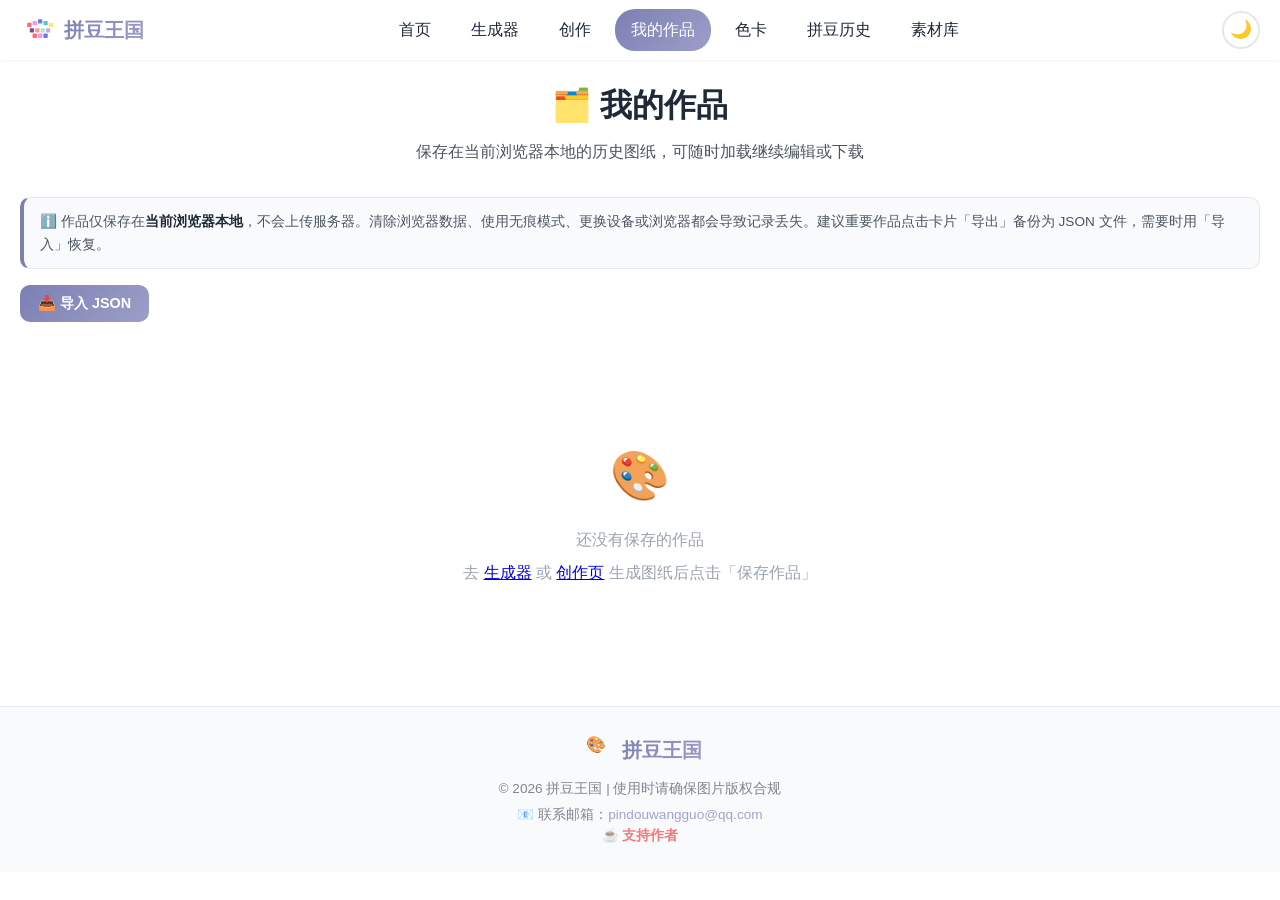
<file: projects.html>
<!DOCTYPE html>
<html lang="zh-CN">
<head>
    <meta charset="UTF-8">
    <meta name="viewport" content="width=device-width, initial-scale=1.0">
    <title>我的作品 - 拼豆王国</title>
    <meta name="robots" content="noindex">
    <link rel="canonical" href="https://pindou.skin/projects.html">
    <link rel="shortcut icon" href="logo.svg" type="image/svg+xml">
    <link rel="stylesheet" href="style.css">
    <style>
        .projects-notice {
            background: var(--bg-subtle, #F9FAFB);
            border: 1px solid var(--border-color, #E5E7EB);
            border-left: 4px solid var(--primary-color, #7C7FB3);
            border-radius: 10px;
            padding: 12px 16px;
            font-size: 0.85rem;
            color: var(--text-light, #4B5563);
            line-height: 1.7;
            margin: 16px 0;
        }
        .projects-notice b { color: var(--text-dark, #1F2937); }
        .projects-toolbar { margin: 16px 0; }
        .btn-import {
            padding: 9px 18px; border-radius: 10px; border: none;
            background: var(--bg-gradient); color: #fff; font-weight: 600;
            cursor: pointer; font-size: 0.9rem;
        }
        .projects-grid {
            display: grid;
            grid-template-columns: repeat(auto-fill, minmax(220px, 1fr));
            gap: 16px;
            margin: 16px 0 40px;
        }
        .project-card {
            background: var(--card-bg, #fff);
            border: 1px solid var(--border-color, #E5E7EB);
            border-radius: 14px;
            overflow: hidden;
            box-shadow: var(--shadow-sm);
            display: flex;
            flex-direction: column;
            transition: box-shadow 0.15s ease, transform 0.15s ease;
        }
        .project-card:hover { box-shadow: var(--shadow-md); transform: translateY(-2px); }
        .project-thumb {
            aspect-ratio: 1;
            background: var(--bg-subtle, #F9FAFB);
            display: flex;
            align-items: center;
            justify-content: center;
            overflow: hidden;
            border-bottom: 1px solid var(--border-color, #E5E7EB);
        }
        .project-thumb img {
            width: 100%; height: 100%;
            object-fit: contain;
            image-rendering: pixelated;
        }
        .project-info { padding: 10px 12px 6px; }
        .project-name {
            font-weight: 700;
            font-size: 0.95rem;
            color: var(--text-dark);
            overflow: hidden; text-overflow: ellipsis; white-space: nowrap;
        }
        .project-meta { font-size: 0.75rem; color: var(--text-muted); margin-top: 4px; }
        .project-actions {
            display: flex; gap: 6px; flex-wrap: wrap;
            padding: 0 12px 12px; margin-top: auto;
        }
        .project-actions button {
            flex: 1; min-width: 0;
            padding: 7px 4px;
            font-size: 0.78rem;
            border-radius: 8px;
            border: 1.5px solid var(--border-color);
            background: var(--bg-white, #fff);
            color: var(--text-dark);
            cursor: pointer;
            white-space: nowrap;
            transition: all 0.15s ease;
        }
        .project-actions button:hover { border-color: var(--primary-color); }
        .project-actions .act-load { background: var(--bg-gradient); color: #fff; border-color: transparent; }
        .project-actions .act-del { color: var(--danger-color, #EF4444); }
        .project-actions .act-del:hover { border-color: var(--danger-color); }
        .projects-empty {
            text-align: center; padding: 60px 20px; color: var(--text-muted);
        }
        .projects-empty .icon { font-size: 3rem; display: block; margin-bottom: 12px; }
    </style>
</head>
<body>
    <div id="navbar-placeholder"></div>

    <main class="main-content">
        <div class="content-wrapper">
            <h2 class="section-title">🗂️ 我的作品</h2>
            <p class="section-desc">保存在当前浏览器本地的历史图纸，可随时加载继续编辑或下载</p>

            <div class="projects-notice">
                ℹ️ 作品仅保存在<b>当前浏览器本地</b>，不会上传服务器。清除浏览器数据、使用无痕模式、更换设备或浏览器都会导致记录丢失。建议重要作品点击卡片「导出」备份为 JSON 文件，需要时用「导入」恢复。
            </div>

            <div class="projects-toolbar">
                <button class="btn-import" id="importBtn">📥 导入 JSON</button>
                <input type="file" id="importFile" accept=".json,application/json" style="display:none">
            </div>

            <div id="projectsGrid" class="projects-grid"></div>

            <div id="projectsEmpty" class="projects-empty" style="display:none">
                <span class="icon">🎨</span>
                <p>还没有保存的作品</p>
                <p style="margin-top:8px">去 <a href="index.html#generator">生成器</a> 或 <a href="create.html">创作页</a> 生成图纸后点击「保存作品」</p>
            </div>
        </div>
    </main>

    <div id="footer-placeholder"></div>

    <script src="shared.js" defer></script>
    <script src="common.js" defer></script>
    <script src="storage.js" defer></script>
    <script src="projects.js" defer></script>
</body>
</html>
</file>
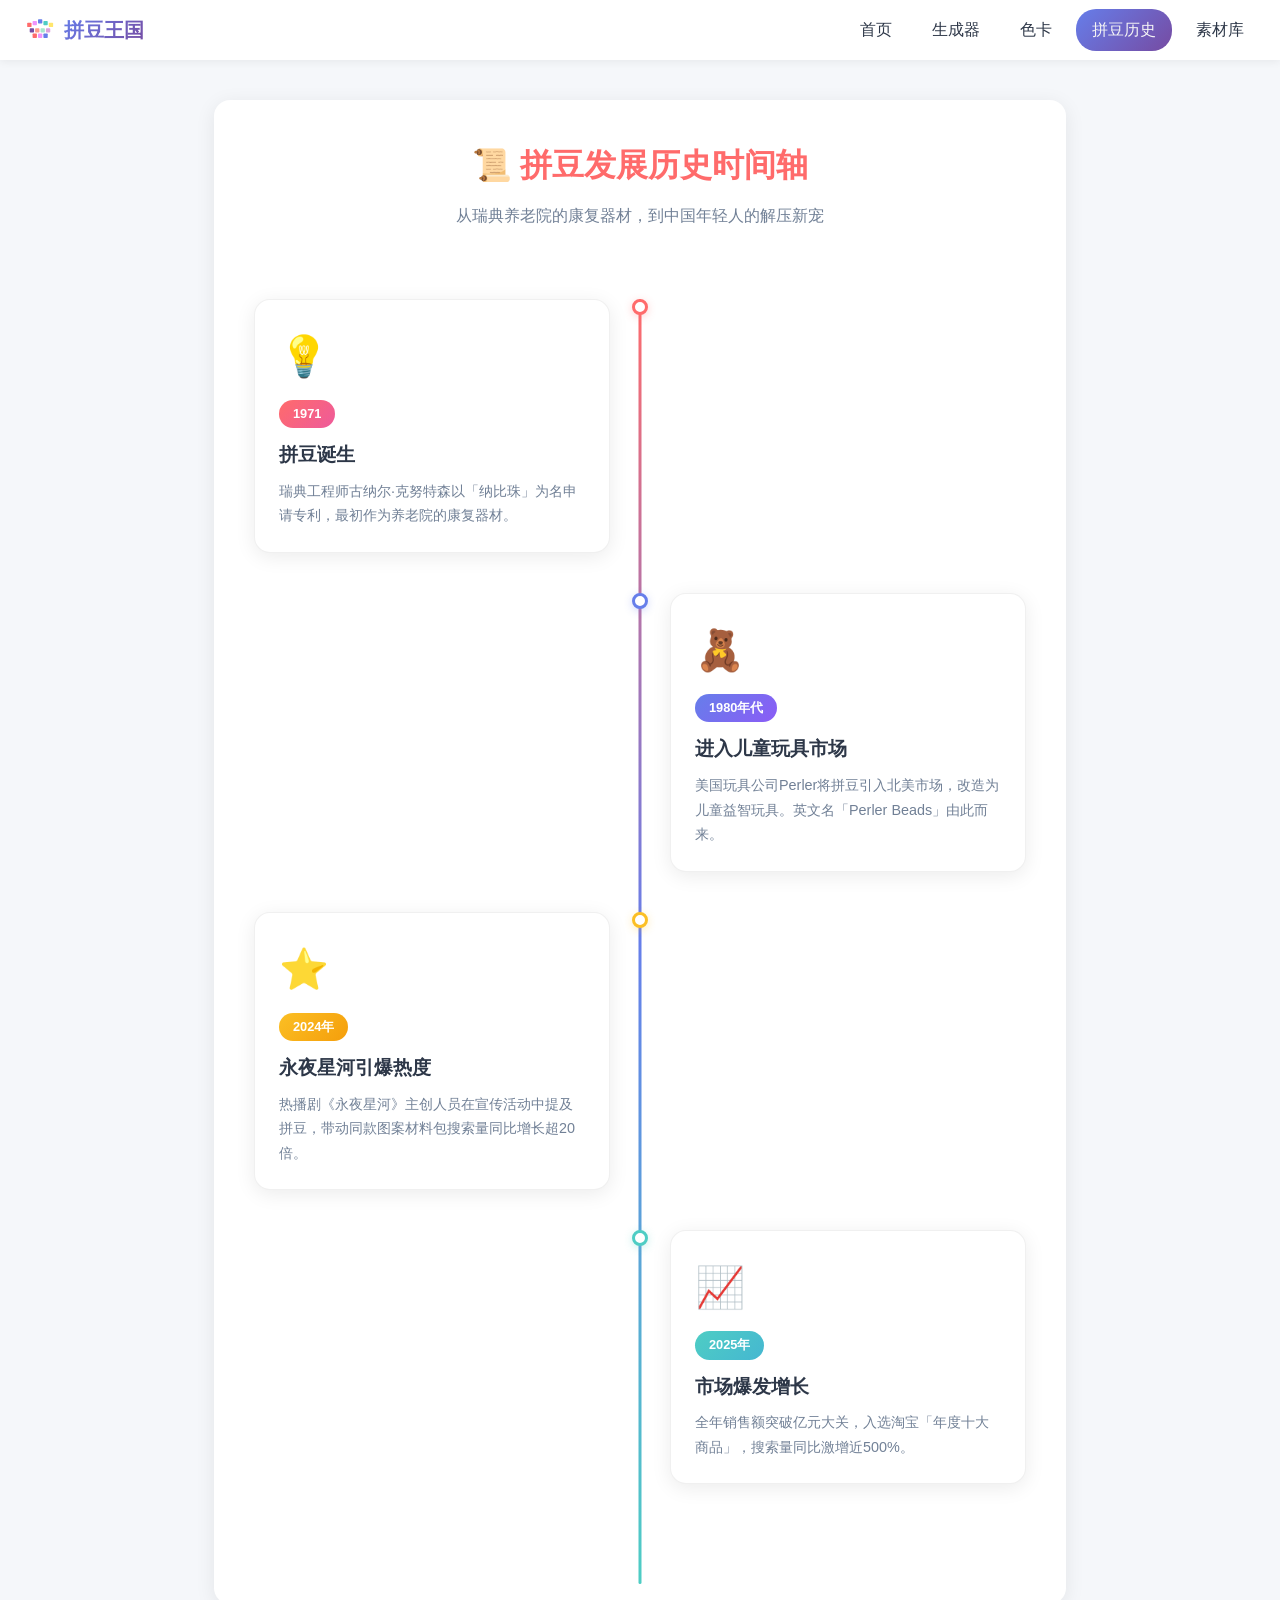
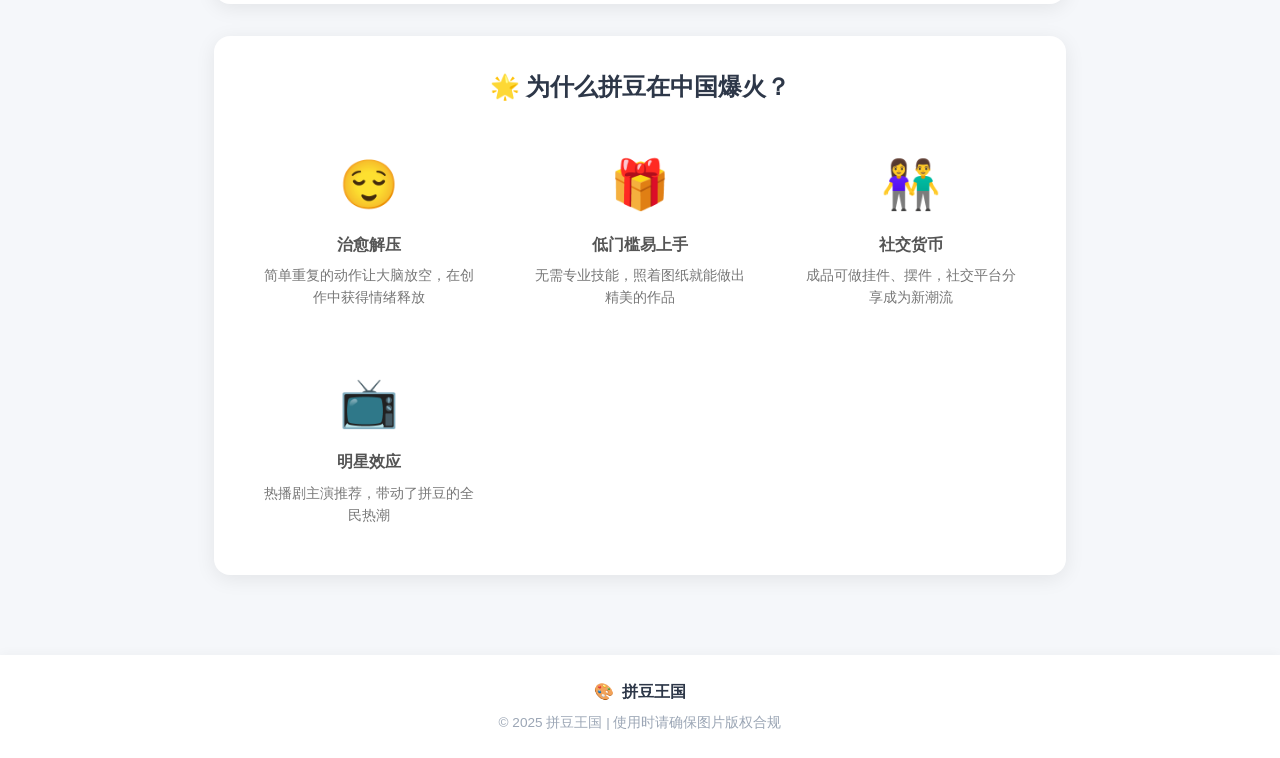
<file: PinDou-pixel/about.html>
<!DOCTYPE html>
<html lang="zh-CN">
<head>
    <meta charset="UTF-8">
    <meta name="viewport" content="width=device-width, initial-scale=1.0">
    <title>拼豆王国 - 拼豆历史</title>
    <meta name="description" content="拼豆历史时间轴，从瑞典到中国，了解拼豆的发展历程">
    <link rel="stylesheet" href="style.css">
    <style>
        :root {
            --primary-gradient: linear-gradient(135deg, #667eea 0%, #764ba2 50%, #f093fb 100%);
            --secondary-gradient: linear-gradient(135deg, #ff6b6b 0%, #ee5a9b 100%);
            --bg-color: #f5f7fa;
            --card-bg: #ffffff;
            --text-dark: #2d3748;
            --text-light: #718096;
            --border-radius: 16px;
            --shadow: 0 4px 20px rgba(0,0,0,0.08);
            --shadow-hover: 0 8px 30px rgba(0,0,0,0.12);
        }

        * {
            margin: 0;
            padding: 0;
            box-sizing: border-box;
        }

        body {
            font-family: -apple-system, BlinkMacSystemFont, 'Segoe UI', 'PingFang SC', 'Hiragino Sans GB', 'Microsoft YaHei', sans-serif;
            background: var(--bg-color);
            color: var(--text-dark);
            line-height: 1.6;
            min-height: 100vh;
        }

        .container {
            max-width: 900px;
            margin: 0 auto;
            padding: 100px 24px 40px;
        }

        .timeline-container {
            background: var(--card-bg);
            border-radius: var(--border-radius);
            padding: 40px;
            box-shadow: var(--shadow);
        }

        .timeline-title {
            text-align: center;
            margin-bottom: 50px;
        }

        .timeline-title h1 {
            font-size: 2rem;
            color: #ff6b6b;
            margin-bottom: 12px;
        }

        .timeline-title p {
            color: var(--text-light);
            font-size: 1rem;
        }

        .timeline {
            position: relative;
            padding: 20px 0 40px;
        }

        .timeline::before {
            content: '';
            position: absolute;
            left: 50%;
            transform: translateX(-50%);
            width: 3px;
            height: 100%;
            background: linear-gradient(180deg, #ff6b6b 0%, #667eea 50%, #4ecdc4 100%);
            border-radius: 2px;
        }

        .timeline-item {
            position: relative;
            margin-bottom: 40px;
            display: flex;
        }

        .timeline-item:nth-child(odd) {
            justify-content: flex-start;
            padding-right: calc(50% + 30px);
        }

        .timeline-item:nth-child(even) {
            justify-content: flex-end;
            padding-left: calc(50% + 30px);
        }

        .timeline-dot {
            position: absolute;
            left: 50%;
            transform: translateX(-50%);
            width: 16px;
            height: 16px;
            background: #fff;
            border: 3px solid #ff6b6b;
            border-radius: 50%;
            z-index: 10;
            box-shadow: 0 2px 8px rgba(255, 107, 107, 0.3);
        }

        .timeline-item:nth-child(2) .timeline-dot {
            border-color: #667eea;
            box-shadow: 0 2px 8px rgba(102, 126, 234, 0.3);
        }

        .timeline-item:nth-child(3) .timeline-dot {
            border-color: #fbbf24;
            box-shadow: 0 2px 8px rgba(251, 191, 36, 0.3);
        }

        .timeline-item:nth-child(4) .timeline-dot {
            border-color: #4ecdc4;
            box-shadow: 0 2px 8px rgba(78, 205, 196, 0.3);
        }

        .timeline-content {
            background: var(--card-bg);
            border: 1px solid rgba(0,0,0,0.06);
            border-radius: var(--border-radius);
            padding: 24px;
            box-shadow: var(--shadow);
            max-width: 380px;
            width: 100%;
            transition: all 0.3s ease;
        }

        .timeline-content:hover {
            transform: translateY(-3px);
            box-shadow: var(--shadow-hover);
        }

        .timeline-icon {
            font-size: 2.5rem;
            margin-bottom: 12px;
        }

        .timeline-year {
            display: inline-block;
            background: var(--secondary-gradient);
            color: #fff;
            padding: 4px 14px;
            border-radius: 20px;
            font-size: 0.8rem;
            font-weight: 600;
            margin-bottom: 12px;
        }

        .timeline-item:nth-child(2) .timeline-year {
            background: linear-gradient(135deg, #667eea 0%, #8b5cf6 100%);
        }

        .timeline-item:nth-child(3) .timeline-year {
            background: linear-gradient(135deg, #fbbf24 0%, #f59e0b 100%);
        }

        .timeline-item:nth-child(4) .timeline-year {
            background: linear-gradient(135deg, #4ecdc4 0%, #45b7d1 100%);
        }

        .timeline-content h3 {
            font-size: 1.2rem;
            color: var(--text-dark);
            margin-bottom: 8px;
            font-weight: 600;
        }

        .timeline-content p {
            color: var(--text-light);
            font-size: 0.9rem;
            line-height: 1.7;
        }

        .fade-in {
            animation: fadeIn 0.6s ease-out;
        }

        @keyframes fadeIn {
            from {
                opacity: 0;
                transform: translateY(20px);
            }
            to {
                opacity: 1;
                transform: translateY(0);
            }
        }

        .reasons-section {
            margin-top: 2rem;
            background: var(--card-bg);
            border-radius: var(--border-radius);
            padding: 2rem;
            box-shadow: var(--shadow);
        }

        .reasons-section h2 {
            text-align: center;
            margin-bottom: 1.5rem;
            color: var(--text-dark);
            font-size: 1.5rem;
        }

        .reasons-grid {
            display: grid;
            grid-template-columns: repeat(auto-fit, minmax(200px, 1fr));
            gap: 1.5rem;
        }

        .reason-item {
            text-align: center;
            padding: 1rem;
        }

        .reason-icon {
            font-size: 3rem;
            margin-bottom: 0.5rem;
        }

        .reason-item h3 {
            margin-bottom: 0.5rem;
            color: #555;
            font-size: 1rem;
        }

        .reason-item p {
            color: #777;
            font-size: 0.85rem;
            line-height: 1.6;
        }

        .footer {
            background: var(--card-bg);
            padding: 24px;
            text-align: center;
            margin-top: 40px;
            box-shadow: 0 -2px 10px rgba(0,0,0,0.03);
        }

        .footer-brand {
            display: flex;
            align-items: center;
            justify-content: center;
            gap: 8px;
            margin-bottom: 8px;
            font-weight: 600;
            color: var(--text-dark);
        }

        .footer p {
            color: var(--text-light);
            font-size: 0.85rem;
        }

        @media (max-width: 768px) {
            .menu-toggle {
                display: flex;
            }

            .nav-links {
                display: none;
                position: absolute;
                top: 100%;
                left: 0;
                right: 0;
                background: var(--card-bg);
                flex-direction: column;
                padding: 16px;
                box-shadow: var(--shadow);
                gap: 4px;
            }

            .nav-links.active {
                display: flex;
            }

            .nav-links a {
                padding: 12px 16px;
            }

            .container {
                padding: 80px 16px 24px;
            }

            .timeline-container {
                padding: 24px 16px;
            }

            .timeline::before {
                left: 20px;
            }

            .timeline-item,
            .timeline-item:nth-child(odd),
            .timeline-item:nth-child(even) {
                padding-left: 50px;
                padding-right: 0;
                justify-content: flex-start;
            }

            .timeline-dot {
                left: 20px;
            }

            .timeline-content {
                max-width: 100%;
            }

            .reasons-grid {
                grid-template-columns: repeat(2, 1fr);
                gap: 1rem;
            }

            .reason-item {
                padding: 0.5rem;
            }

            .reason-icon {
                font-size: 2.5rem;
            }
        }

        @media (max-width: 480px) {
            .reasons-grid {
                grid-template-columns: 1fr;
            }

            .timeline-title h1 {
                font-size: 1.5rem;
            }
        }
    </style>
</head>
<body>
    <nav class="navbar">
        <div class="nav-container">
            <div class="nav-brand">
                <a href="index.html" class="brand-link">
                    <img src="logo.svg" alt="拼豆王国" class="brand-icon">
                    <span class="brand-text">拼豆王国</span>
                </a>
            </div>
            <div class="nav-menu">
                <a href="index.html" class="nav-link">首页</a>
                <a href="index.html#generator" class="nav-link">生成器</a>
                <a href="colors.html" class="nav-link">色卡</a>
                <a href="about.html" class="nav-link active">拼豆历史</a>
                <a href="library.html" class="nav-link">素材库</a>
            </div>
            <button class="nav-toggle" id="navToggle">
                <span></span>
                <span></span>
                <span></span>
            </button>
        </div>
    </nav>

    <div class="container">
        <div class="timeline-container fade-in">
            <div class="timeline-title">
                <h1>📜 拼豆发展历史时间轴</h1>
                <p>从瑞典养老院的康复器材，到中国年轻人的解压新宠</p>
            </div>

            <div class="timeline" id="timeline">
            </div>
        </div>

        <div class="reasons-section fade-in">
            <h2>🌟 为什么拼豆在中国爆火？</h2>
            <div class="reasons-grid">
                <div class="reason-item">
                    <div class="reason-icon">😌</div>
                    <h3>治愈解压</h3>
                    <p>简单重复的动作让大脑放空，在创作中获得情绪释放</p>
                </div>
                <div class="reason-item">
                    <div class="reason-icon">🎁</div>
                    <h3>低门槛易上手</h3>
                    <p>无需专业技能，照着图纸就能做出精美的作品</p>
                </div>
                <div class="reason-item">
                    <div class="reason-icon">👫</div>
                    <h3>社交货币</h3>
                    <p>成品可做挂件、摆件，社交平台分享成为新潮流</p>
                </div>
                <div class="reason-item">
                    <div class="reason-icon">📺</div>
                    <h3>明星效应</h3>
                    <p>热播剧主演推荐，带动了拼豆的全民热潮</p>
                </div>
            </div>
        </div>
    </div>

    <footer class="footer">
        <div class="footer-brand">
            <span class="logo-icon">🎨</span>
            <span>拼豆王国</span>
        </div>
        <p>© 2025 拼豆王国 | 使用时请确保图片版权合规</p>
    </footer>

    <script>
        const timelineData = [
            { year: '1971', title: '拼豆诞生', description: '瑞典工程师古纳尔·克努特森以「纳比珠」为名申请专利，最初作为养老院的康复器材。', image: '💡' },
            { year: '1980年代', title: '进入儿童玩具市场', description: '美国玩具公司Perler将拼豆引入北美市场，改造为儿童益智玩具。英文名「Perler Beads」由此而来。', image: '🧸' },
            { year: '2024年', title: '永夜星河引爆热度', description: '热播剧《永夜星河》主创人员在宣传活动中提及拼豆，带动同款图案材料包搜索量同比增长超20倍。', image: '⭐' },
            { year: '2025年', title: '市场爆发增长', description: '全年销售额突破亿元大关，入选淘宝「年度十大商品」，搜索量同比激增近500%。', image: '📈' }
        ];

        function renderTimeline(data) {
            const container = document.getElementById('timeline');
            container.innerHTML = data.map((item, index) => `
                <div class="timeline-item fade-in" style="animation-delay: ${index * 0.1}s">
                    <div class="timeline-dot"></div>
                    <div class="timeline-content">
                        <div class="timeline-icon">${item.image}</div>
                        <span class="timeline-year">${item.year}</span>
                        <h3>${item.title}</h3>
                        <p>${item.description}</p>
                    </div>
                </div>
            `).join('');
        }

        document.addEventListener('DOMContentLoaded', () => {
            renderTimeline(timelineData);

            const menuToggle = document.getElementById('menuToggle');
            const navLinks = document.getElementById('navLinks');
            
            if (menuToggle && navLinks) {
                menuToggle.addEventListener('click', () => {
                    navLinks.classList.toggle('active');
                });
            }
        });
    </script>
</body>
</html>
</file>
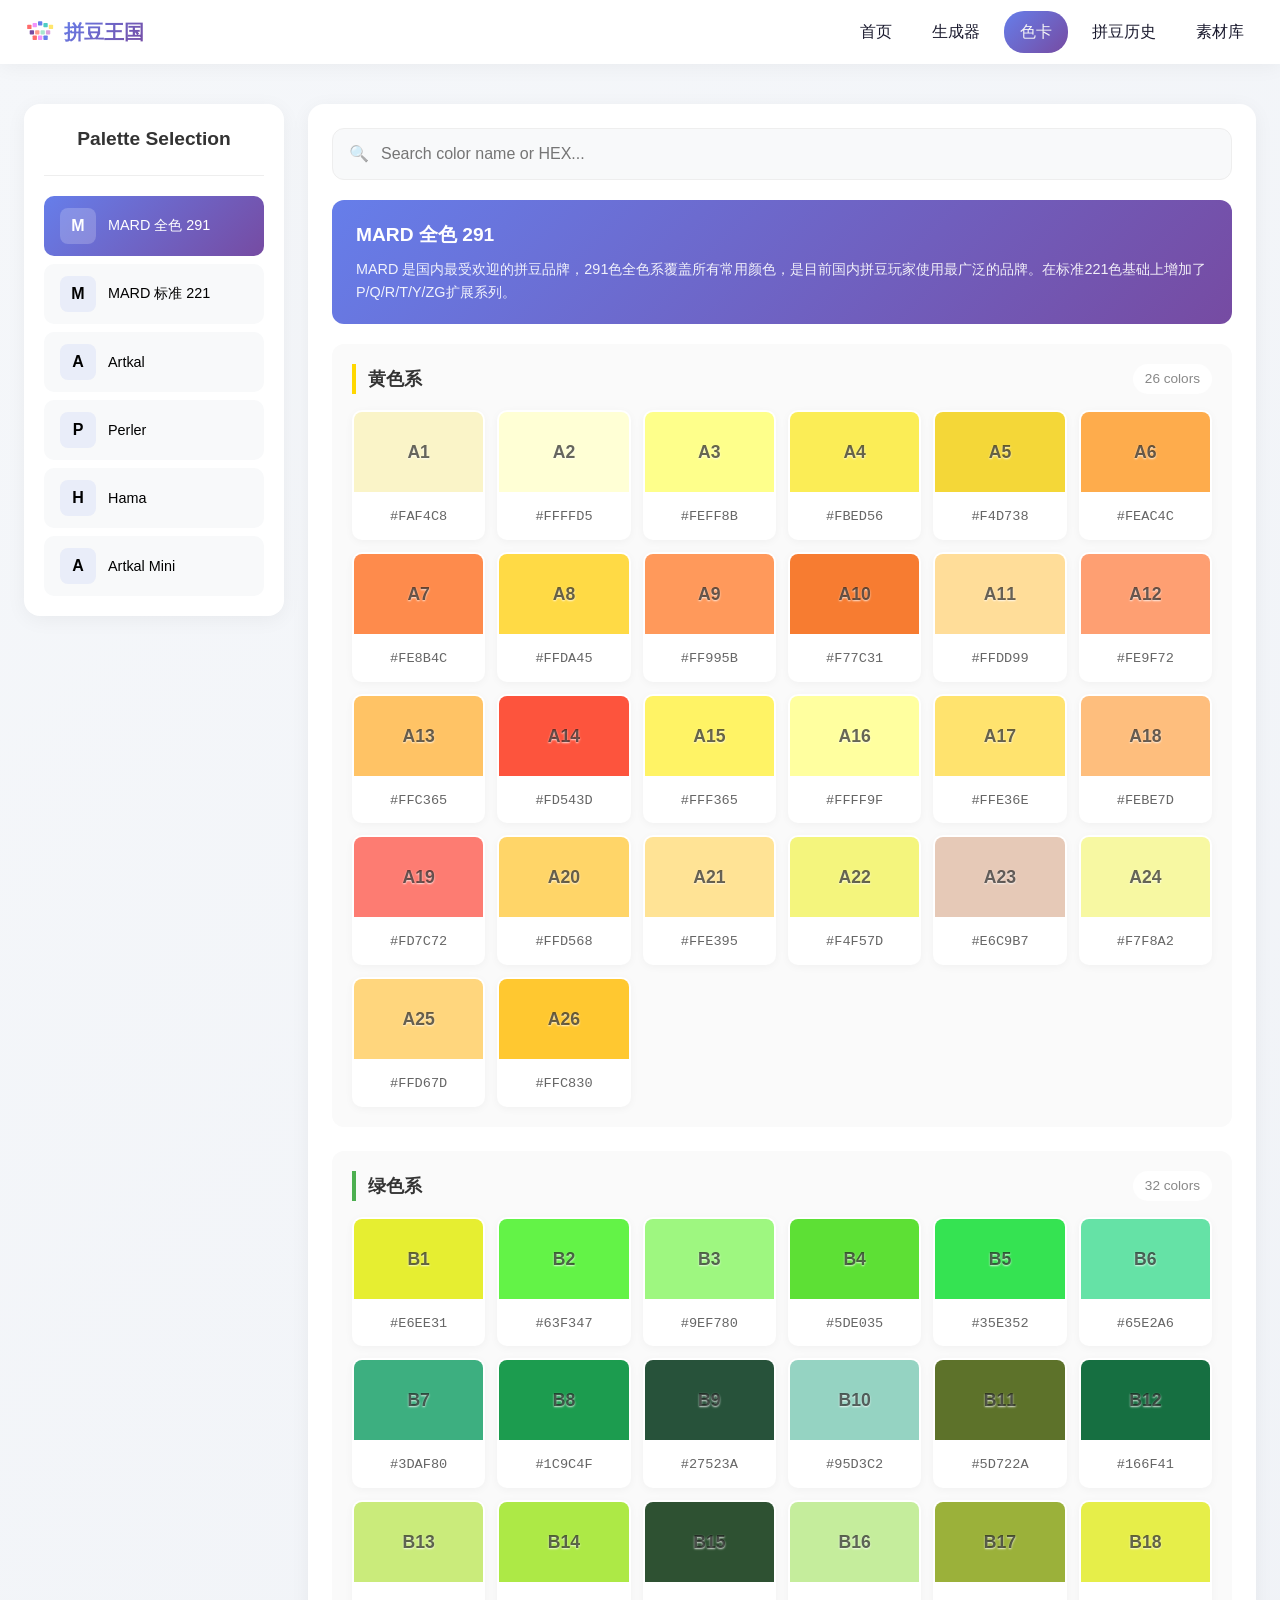
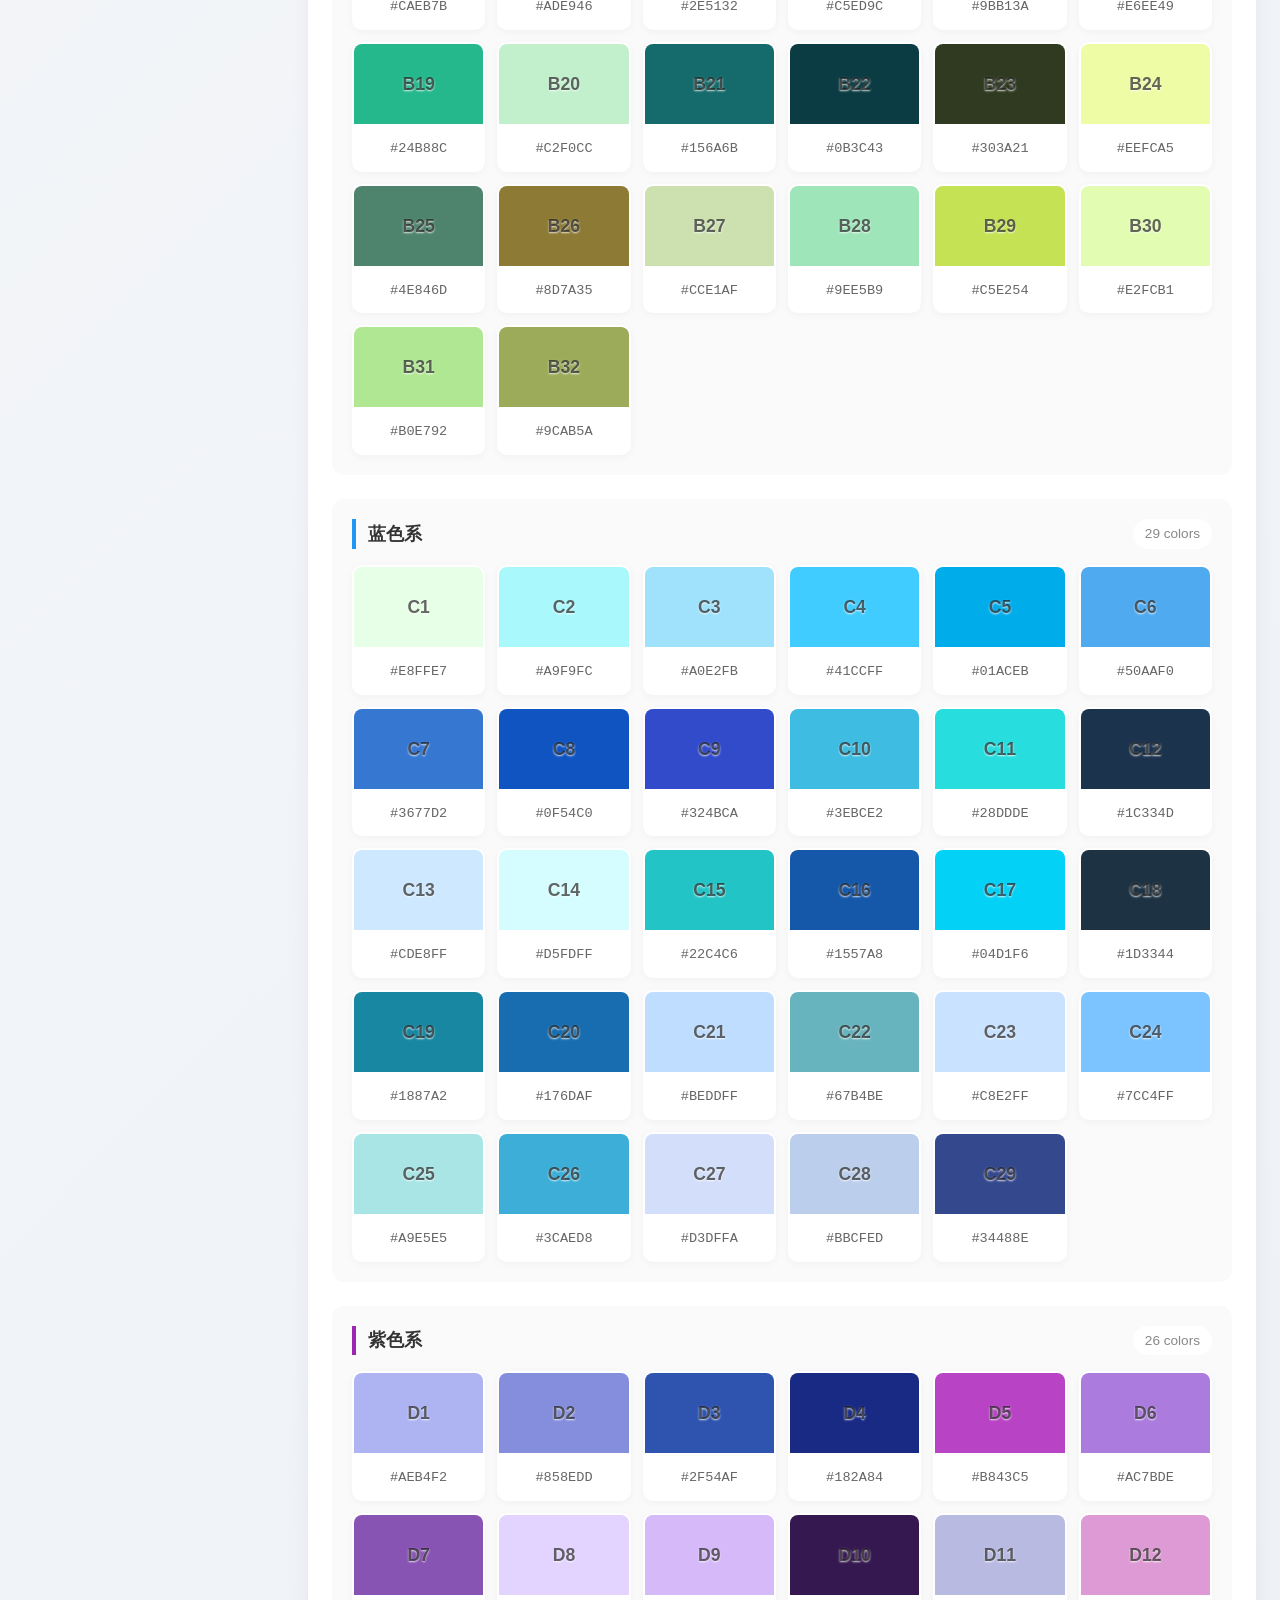
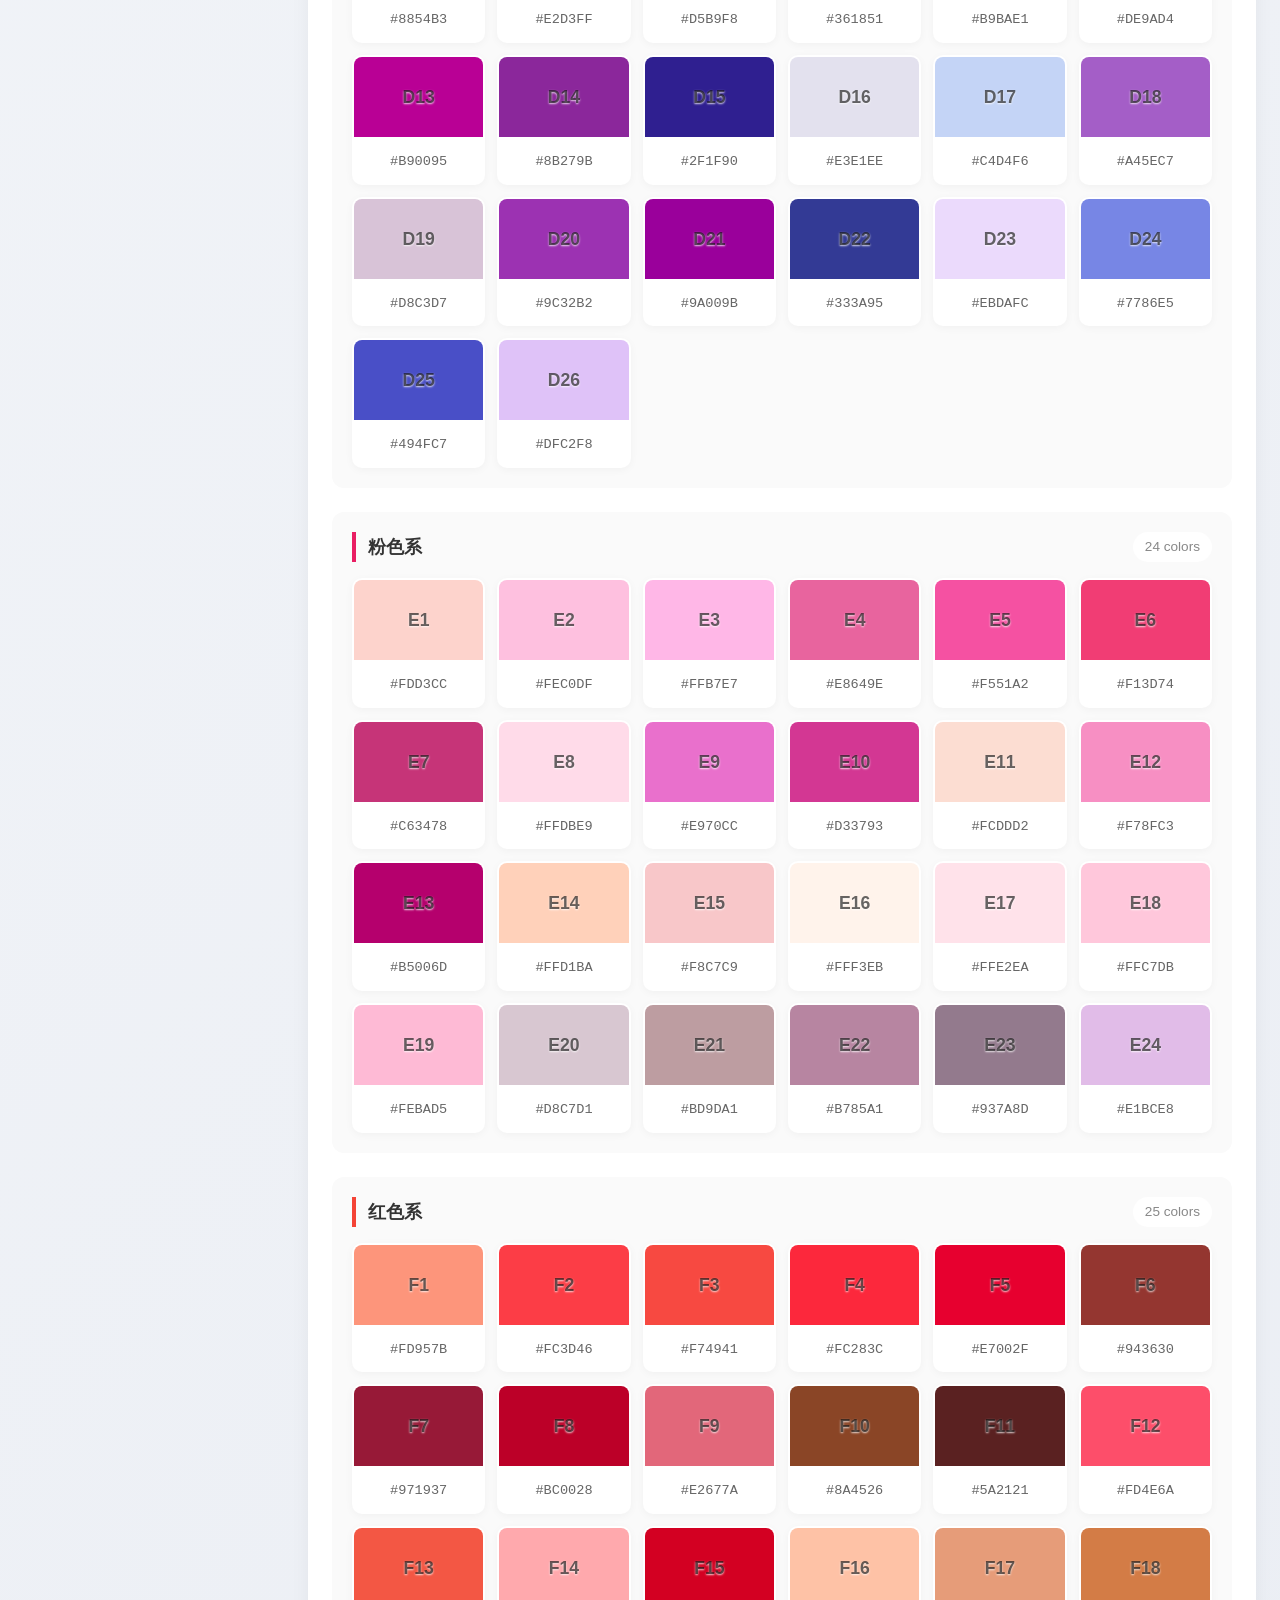
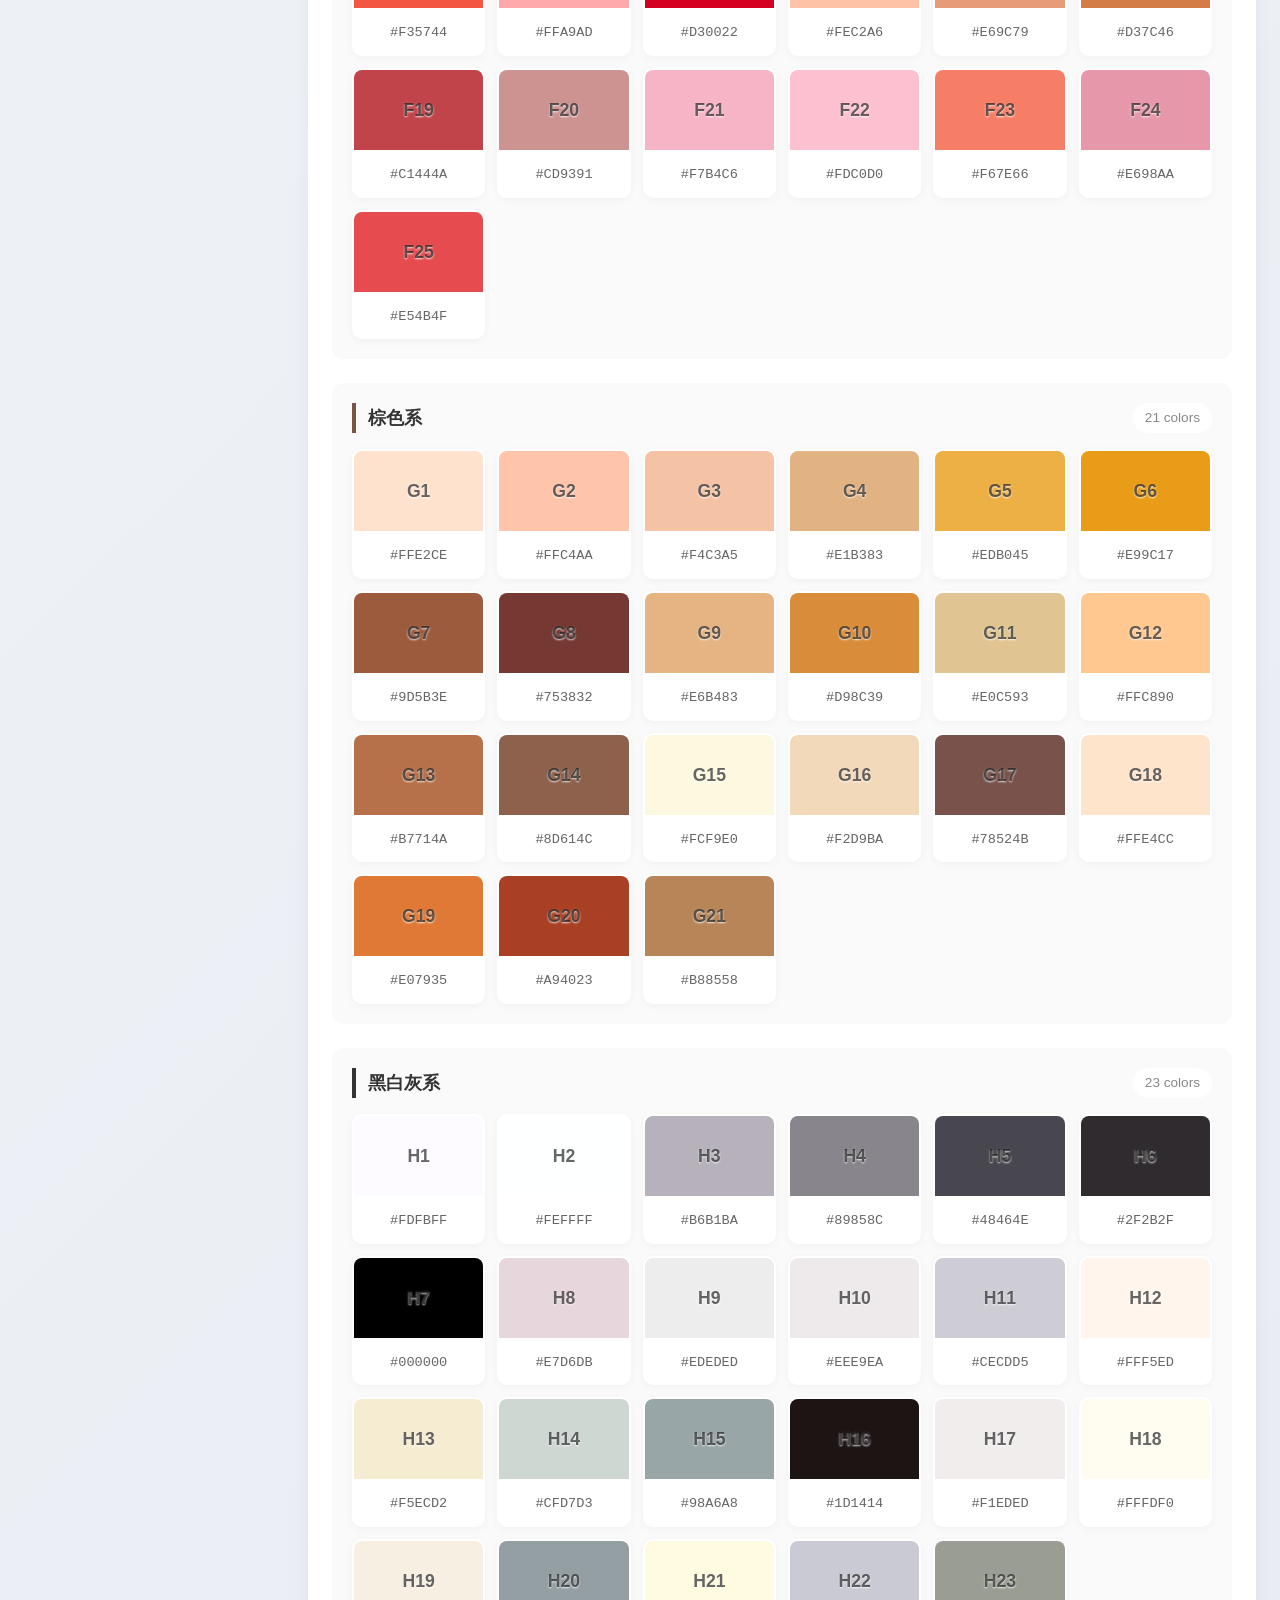
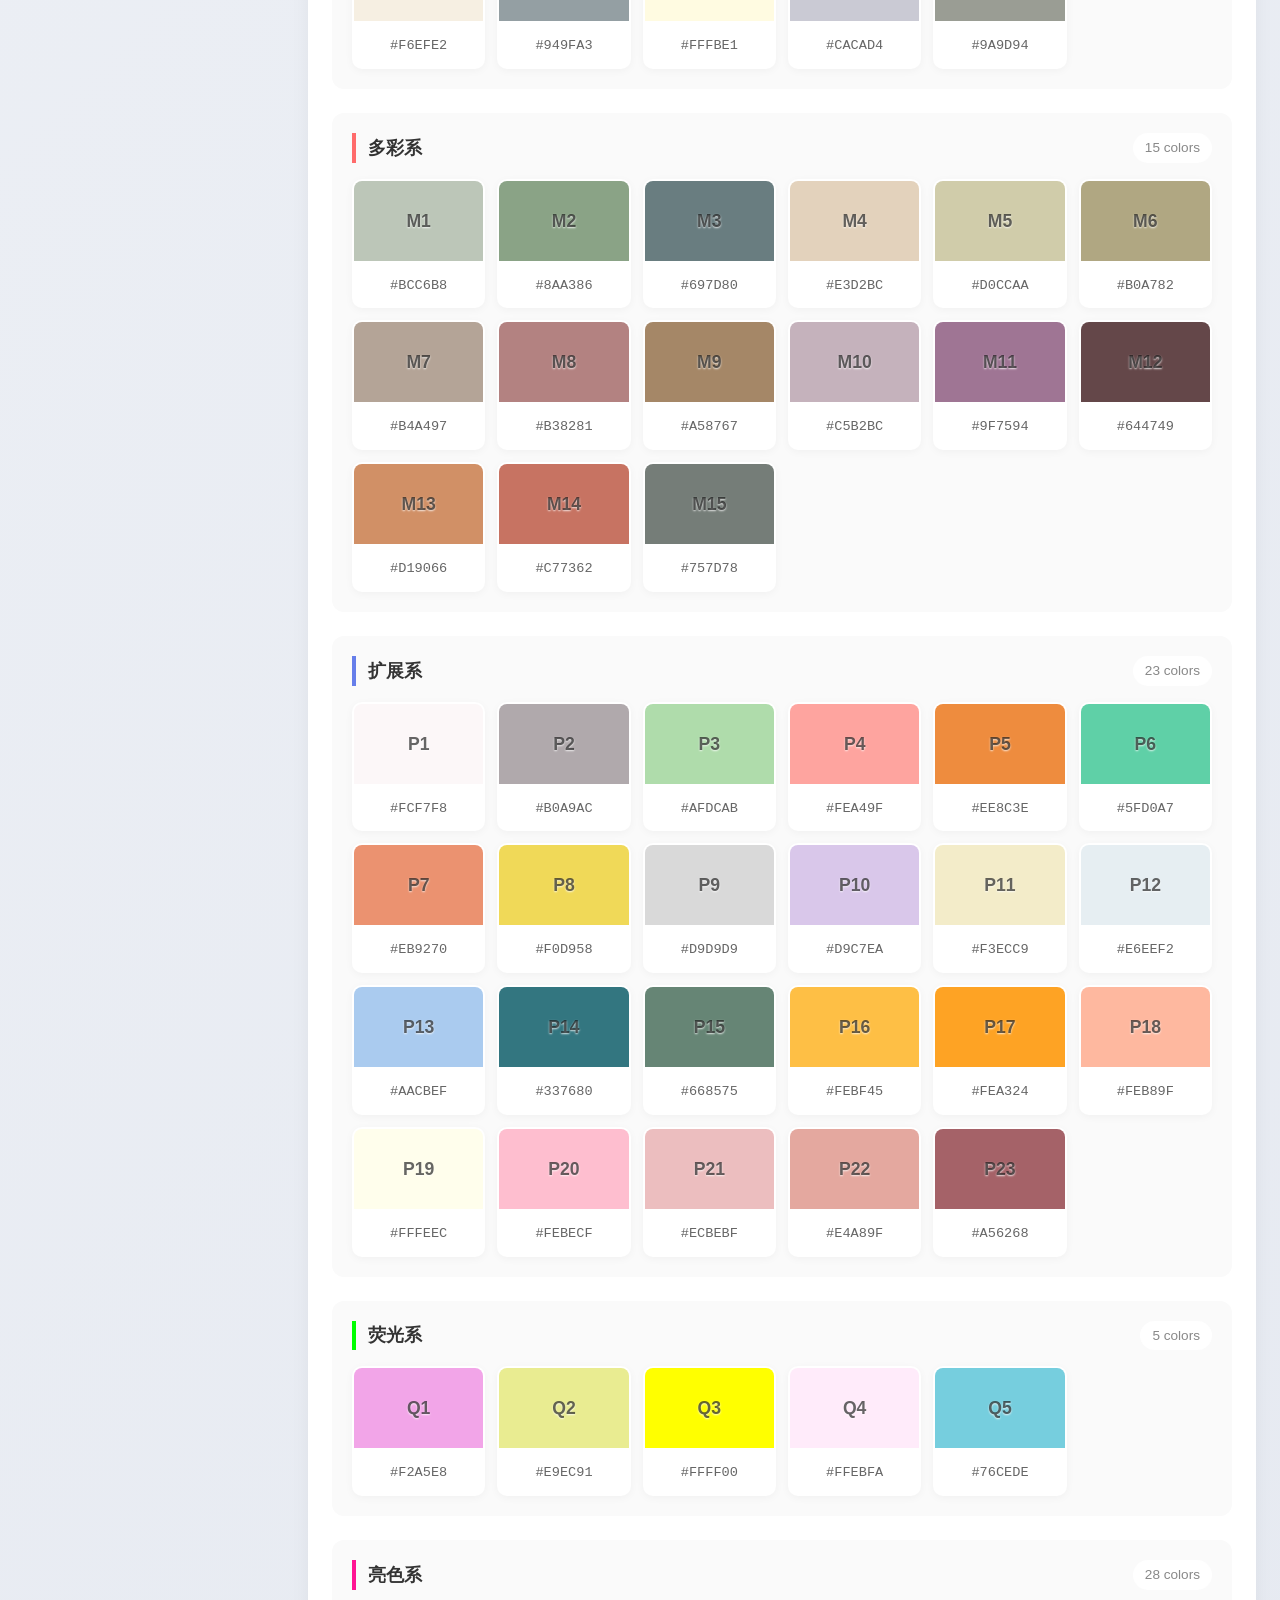
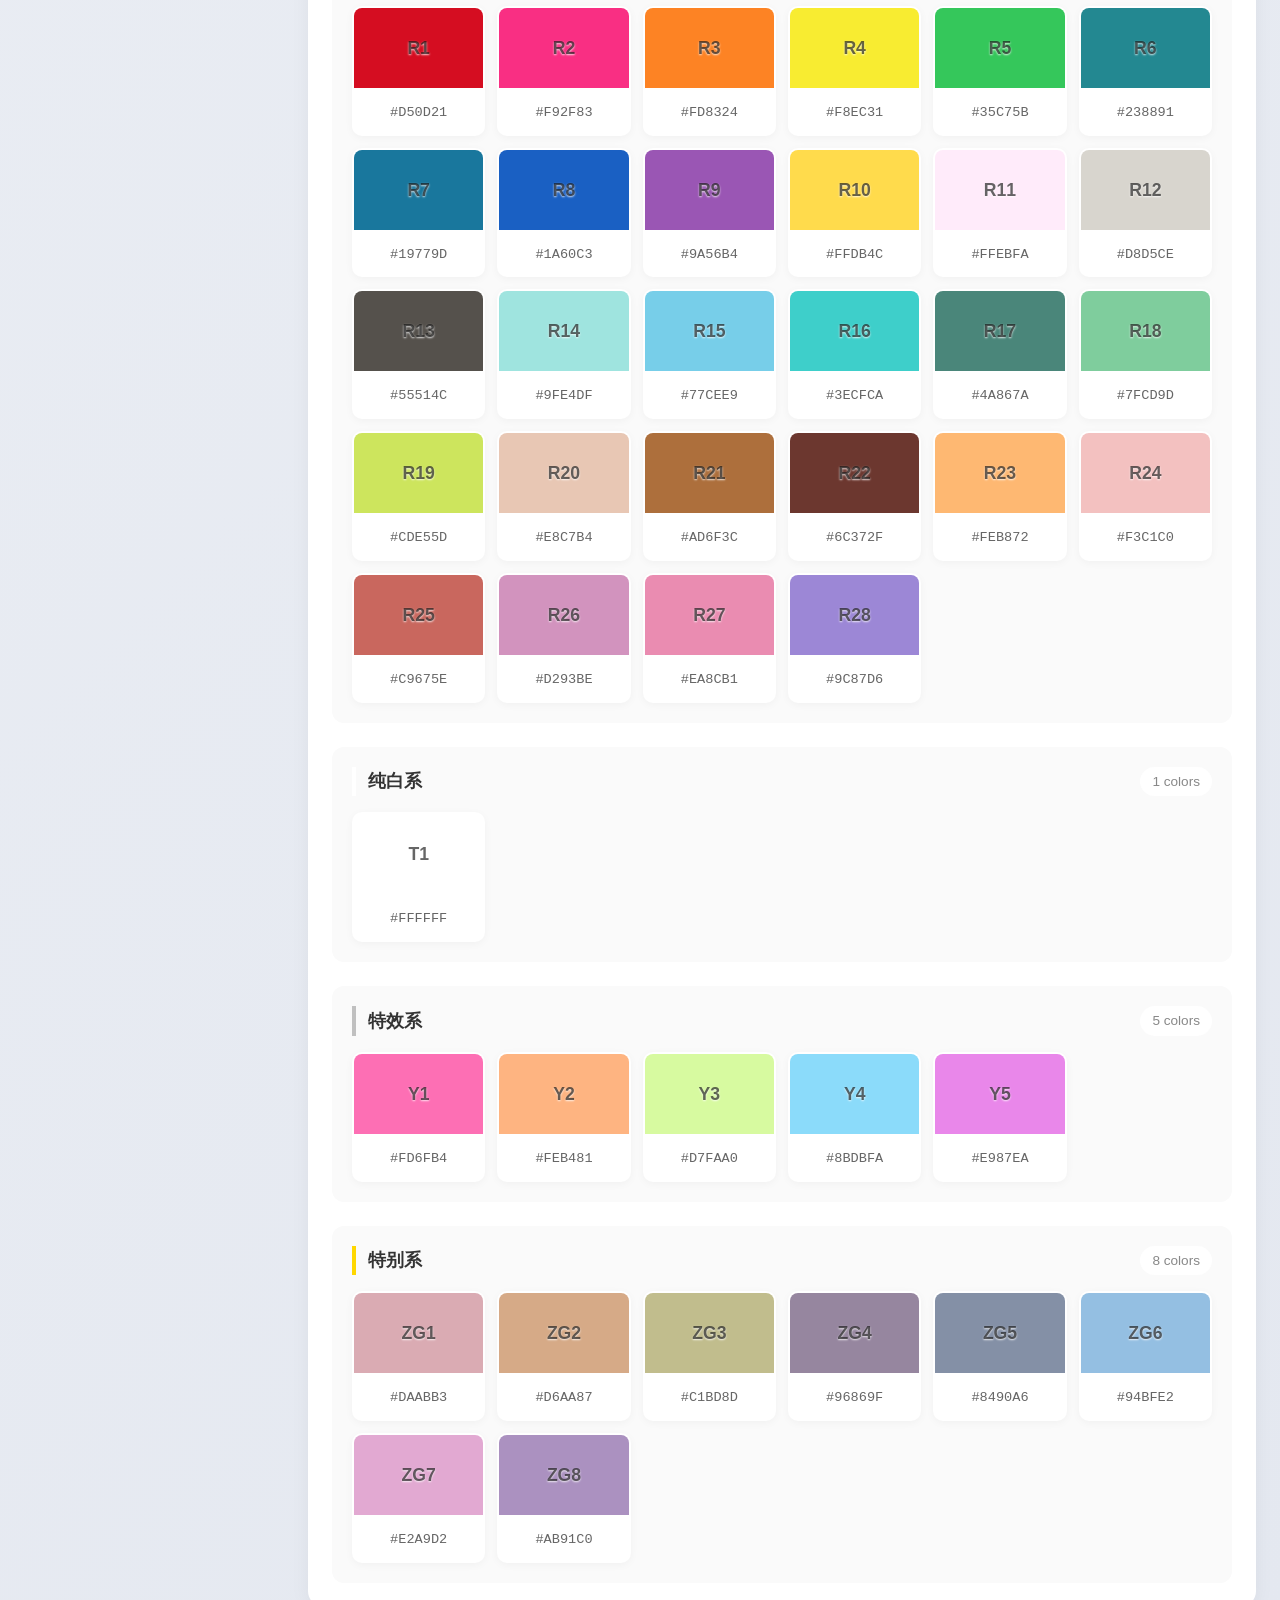
<file: PinDou-pixel/colors.html>
<!DOCTYPE html>
<html lang="zh-CN">
<head>
    <meta charset="UTF-8">
    <meta name="viewport" content="width=device-width, initial-scale=1.0">
    <title>Color Palette - Perler Beads</title>
    <link rel="stylesheet" href="style.css">
    <style>
        body {
            font-family: -apple-system, BlinkMacSystemFont, 'Segoe UI', Roboto, sans-serif;
            margin: 0;
            padding: 0;
            background: linear-gradient(135deg, #f5f7fa 0%, #e4e8f0 100%);
            min-height: 100vh;
        }

        .navbar {
            position: fixed;
            top: 0;
            left: 0;
            right: 0;
            z-index: 1000;
            background: rgba(255, 255, 255, 0.95);
            backdrop-filter: blur(10px);
            box-shadow: 0 2px 20px rgba(0, 0, 0, 0.05);
        }

        .nav-container {
            max-width: 1400px;
            margin: 0 auto;
            padding: 0 20px;
            height: 64px;
            display: flex;
            justify-content: space-between;
            align-items: center;
        }

        .colors-page {
            padding-top: 80px;
            min-height: 100vh;
        }

        .colors-container {
            max-width: 1440px;
            margin: 0 auto;
            padding: 24px;
        }

        .colors-layout {
            display: grid;
            grid-template-columns: 260px 1fr;
            gap: 24px;
        }

        .colors-sidebar {
            position: sticky;
            top: 88px;
            height: fit-content;
            background: white;
            border-radius: 16px;
            padding: 20px;
            box-shadow: 0 4px 20px rgba(0, 0, 0, 0.05);
        }

        .sidebar-header {
            text-align: center;
            padding-bottom: 20px;
            border-bottom: 1px solid #eee;
            margin-bottom: 20px;
        }

        .sidebar-header h2 {
            margin: 0;
            font-size: 1.2rem;
            color: #333;
        }

        #seriesNavList {
            display: flex;
            flex-direction: column;
            gap: 8px;
        }

        .palette-item {
            display: flex;
            align-items: center;
            gap: 12px;
            padding: 12px 16px;
            background: #f8f9fa;
            border: none;
            border-radius: 10px;
            cursor: pointer;
            transition: all 0.2s ease;
            text-align: left;
        }

        .palette-item:hover {
            background: #e9ecef;
        }

        .palette-item.active {
            background: linear-gradient(135deg, #667eea 0%, #764ba2 100%);
            color: white;
        }

        .palette-icon-wrapper {
            width: 36px;
            height: 36px;
            border-radius: 8px;
            background: rgba(102, 126, 234, 0.1);
            display: flex;
            align-items: center;
            justify-content: center;
        }

        .palette-item.active .palette-icon-wrapper {
            background: rgba(255, 255, 255, 0.2);
        }

        .palette-icon {
            font-weight: 700;
            font-size: 1rem;
        }

        .palette-info {
            flex: 1;
        }

        .palette-name {
            display: block;
            font-size: 0.9rem;
            font-weight: 500;
        }

        .colors-content {
            background: white;
            border-radius: 16px;
            padding: 24px;
            box-shadow: 0 4px 20px rgba(0, 0, 0, 0.05);
        }

        .search-container {
            margin-bottom: 20px;
        }

        .search-box {
            display: flex;
            align-items: center;
            background: #f8f9fa;
            border-radius: 12px;
            padding: 12px 16px;
            border: 1px solid #eee;
            transition: all 0.2s ease;
        }

        .search-box:focus-within {
            border-color: #667eea;
            box-shadow: 0 0 0 3px rgba(102, 126, 234, 0.1);
        }

        .search-icon {
            margin-right: 12px;
            opacity: 0.5;
        }

        #colorSearch {
            flex: 1;
            border: none;
            background: transparent;
            outline: none;
            font-size: 1rem;
        }

        #searchClear {
            background: none;
            border: none;
            cursor: pointer;
            padding: 4px;
            opacity: 0.5;
        }

        #paletteIntro {
            background: linear-gradient(135deg, #667eea 0%, #764ba2 100%);
            color: white;
            padding: 20px 24px;
            border-radius: 12px;
            margin-bottom: 20px;
        }

        #paletteIntro h3 {
            margin: 0 0 8px 0;
            font-size: 1.2rem;
        }

        #paletteIntro p {
            margin: 0;
            opacity: 0.9;
            font-size: 0.9rem;
        }

        #color-series {
            display: flex;
            flex-direction: column;
            gap: 24px;
        }

        .color-series-section {
            background: #fafafa;
            border-radius: 12px;
            padding: 20px;
        }

        .color-series-header {
            display: flex;
            justify-content: space-between;
            align-items: center;
            margin-bottom: 16px;
            padding-left: 12px;
            border-left: 4px solid #667eea;
        }

        .color-series-title {
            margin: 0;
            font-size: 1.1rem;
            color: #333;
        }

        .color-series-count {
            font-size: 0.85rem;
            color: #888;
            background: #fff;
            padding: 4px 12px;
            border-radius: 20px;
        }

        .color-grid {
            display: grid;
            grid-template-columns: repeat(6, 1fr);
            gap: 12px;
        }

        .color-card {
            background: white;
            border-radius: 10px;
            overflow: hidden;
            box-shadow: 0 2px 8px rgba(0, 0, 0, 0.04);
            transition: all 0.2s ease;
            cursor: pointer;
            border: 2px solid transparent;
        }

        .color-card:hover {
            transform: translateY(-2px);
            box-shadow: 0 6px 20px rgba(0, 0, 0, 0.08);
            border-color: rgba(102, 126, 234, 0.3);
        }

        .color-card-swatch {
            height: 80px;
            display: flex;
            align-items: center;
            justify-content: center;
            position: relative;
        }

        .color-card-name {
            font-size: 1.1rem;
            font-weight: 700;
            color: rgba(0, 0, 0, 0.6);
            text-shadow: 0 1px 2px rgba(255, 255, 255, 0.8);
        }

        .color-card-info {
            padding: 10px;
            text-align: center;
        }

        .color-card-hex {
            font-size: 0.85rem;
            color: #666;
            font-family: 'Monaco', 'Consolas', monospace;
        }

        #toast {
            position: fixed;
            bottom: 30px;
            left: 50%;
            transform: translateX(-50%) translateY(100px);
            background: rgba(0, 0, 0, 0.8);
            color: white;
            padding: 12px 24px;
            border-radius: 8px;
            font-size: 0.9rem;
            opacity: 0;
            transition: all 0.3s ease;
            z-index: 2000;
        }

        #toast.show {
            opacity: 1;
            transform: translateX(-50%) translateY(0);
        }

        @media (max-width: 1024px) {
            .color-grid {
                grid-template-columns: repeat(4, 1fr);
            }
        }

        @media (max-width: 768px) {
            .colors-layout {
                grid-template-columns: 1fr;
            }

            .colors-sidebar {
                position: static;
            }

            .color-grid {
                grid-template-columns: repeat(3, 1fr);
            }
        }
    </style>
</head>
<body>
    <nav class="navbar">
        <div class="nav-container">
            <div class="nav-brand">
                <a href="index.html" class="brand-link">
                    <img src="logo.svg" alt="拼豆王国" class="brand-icon">
                    <span class="brand-text">拼豆王国</span>
                </a>
            </div>
            <div class="nav-menu">
                <a href="index.html#home" class="nav-link">首页</a>
                <a href="index.html#generator" class="nav-link">生成器</a>
                <a href="colors.html" class="nav-link active">色卡</a>
                <a href="about.html" class="nav-link">拼豆历史</a>
                <a href="library.html" class="nav-link">素材库</a>
            </div>
            <button class="nav-toggle" id="navToggle">
                <span></span>
                <span></span>
                <span></span>
            </button>
        </div>
    </nav>

    <div class="colors-page">
        <div class="colors-container">
            <div class="colors-layout">
                <aside class="colors-sidebar">
                    <div class="sidebar-header">
                        <h2>Palette Selection</h2>
                    </div>
                    <div id="seriesNavList"></div>
                </aside>

                <main class="colors-main">
                    <div class="colors-content">
                        <div class="search-container">
                            <div class="search-box">
                                <span class="search-icon">🔍</span>
                                <input type="text" id="colorSearch" placeholder="Search color name or HEX..." />
                                <button class="search-clear" id="searchClear" style="display: none;">✕</button>
                            </div>
                        </div>

                        <div id="paletteIntro">
                            <h3>Select a palette to view colors</h3>
                            <p>Click on a color card to copy its HEX value</p>
                        </div>

                        <div id="color-series"></div>
                    </div>
                </main>
            </div>
        </div>
    </div>

    <div id="toast"></div>

    <script src="colors.js"></script>
    <script>
        (function() {
            let currentPalette = 'mard291';

            function init() {
                renderSidebarPalettes();
                renderColors();
                setupEventListeners();
            }

            function renderSidebarPalettes() {
                const container = document.getElementById('seriesNavList');
                if (!container || !palettes) return;
                
                container.innerHTML = Object.entries(palettes).map(([key, palette]) => `
                    <button class="palette-item${key === currentPalette ? ' active' : ''}" data-palette="${key}">
                        <div class="palette-icon-wrapper">
                            <span class="palette-icon">${key[0].toUpperCase()}</span>
                        </div>
                        <div class="palette-info">
                            <span class="palette-name">${palette.name}</span>
                        </div>
                    </button>
                `).join('');
            }

            function renderColors() {
                const colorSeries = document.getElementById('color-series');
                const paletteIntro = document.getElementById('paletteIntro');
                if (!colorSeries || !palettes) return;

                const palette = palettes[currentPalette];
                if (!palette) return;

                if (paletteIntro) {
                    paletteIntro.innerHTML = `<h3>${palette.name}</h3><p>${palette.info}</p>`;
                }

                let html = '';
                for (const [seriesKey, series] of Object.entries(palette.series)) {
                    const seriesColors = series.colors.map(color => `
                        <div class="color-card" data-hex="${color.hex}" data-name="${color.name}">
                            <div class="color-card-swatch" style="background-color: ${color.hex}">
                                <span class="color-card-name">${color.name}</span>
                            </div>
                            <div class="color-card-info">
                                <span class="color-card-hex">${color.hex}</span>
                            </div>
                        </div>
                    `).join('');

                    html += `
                        <div class="color-series-section" data-series="${seriesKey}">
                            <div class="color-series-header" style="border-left-color: ${series.color}">
                                <h4 class="color-series-title">${series.name}</h4>
                                <span class="color-series-count">${series.colors.length} colors</span>
                            </div>
                            <div class="color-grid">${seriesColors}</div>
                        </div>
                    `;
                }
                colorSeries.innerHTML = html;
            }

            function setupEventListeners() {
                const paletteList = document.getElementById('seriesNavList');
                if (paletteList) {
                    paletteList.addEventListener('click', (e) => {
                        const item = e.target.closest('.palette-item');
                        if (item) {
                            currentPalette = item.dataset.palette;
                            renderSidebarPalettes();
                            renderColors();
                        }
                    });
                }

                const colorSeries = document.getElementById('color-series');
                if (colorSeries) {
                    colorSeries.addEventListener('click', (e) => {
                        const card = e.target.closest('.color-card');
                        if (card) {
                            const hex = card.dataset.hex;
                            copyToClipboard(hex);
                            showToast('Copied: ' + hex);
                        }
                    });
                }

                const searchInput = document.getElementById('colorSearch');
                if (searchInput) {
                    searchInput.addEventListener('input', (e) => {
                        const query = e.target.value.toLowerCase();
                        const searchClear = document.getElementById('searchClear');
                        if (searchClear) {
                            searchClear.style.display = query ? 'block' : 'none';
                        }
                        filterColors(query);
                    });
                }

                const searchClear = document.getElementById('searchClear');
                if (searchClear) {
                    searchClear.addEventListener('click', () => {
                        const searchInput = document.getElementById('colorSearch');
                        if (searchInput) {
                            searchInput.value = '';
                            searchClear.style.display = 'none';
                            filterColors('');
                        }
                    });
                }
            }

            function filterColors(query) {
                const colorSeries = document.getElementById('color-series');
                if (!colorSeries) return;

                const sections = colorSeries.querySelectorAll('.color-series-section');
                sections.forEach(section => {
                    const cards = section.querySelectorAll('.color-card');
                    let visibleCount = 0;
                    cards.forEach(card => {
                        const hex = card.dataset.hex.toLowerCase();
                        const name = card.dataset.name.toLowerCase();
                        const match = !query || hex.includes(query) || name.includes(query);
                        card.style.display = match ? '' : 'none';
                        if (match) visibleCount++;
                    });
                    section.style.display = visibleCount > 0 ? '' : 'none';
                });
            }

            function copyToClipboard(text) {
                if (navigator.clipboard) {
                    navigator.clipboard.writeText(text);
                } else {
                    const textarea = document.createElement('textarea');
                    textarea.value = text;
                    document.body.appendChild(textarea);
                    textarea.select();
                    document.execCommand('copy');
                    document.body.removeChild(textarea);
                }
            }

            function showToast(message) {
                const toast = document.getElementById('toast');
                if (toast) {
                    toast.textContent = message;
                    toast.classList.add('show');
                    setTimeout(() => toast.classList.remove('show'), 2000);
                }
            }

            document.addEventListener('DOMContentLoaded', init);
        })();
    </script>
</body>
</html>
</file>
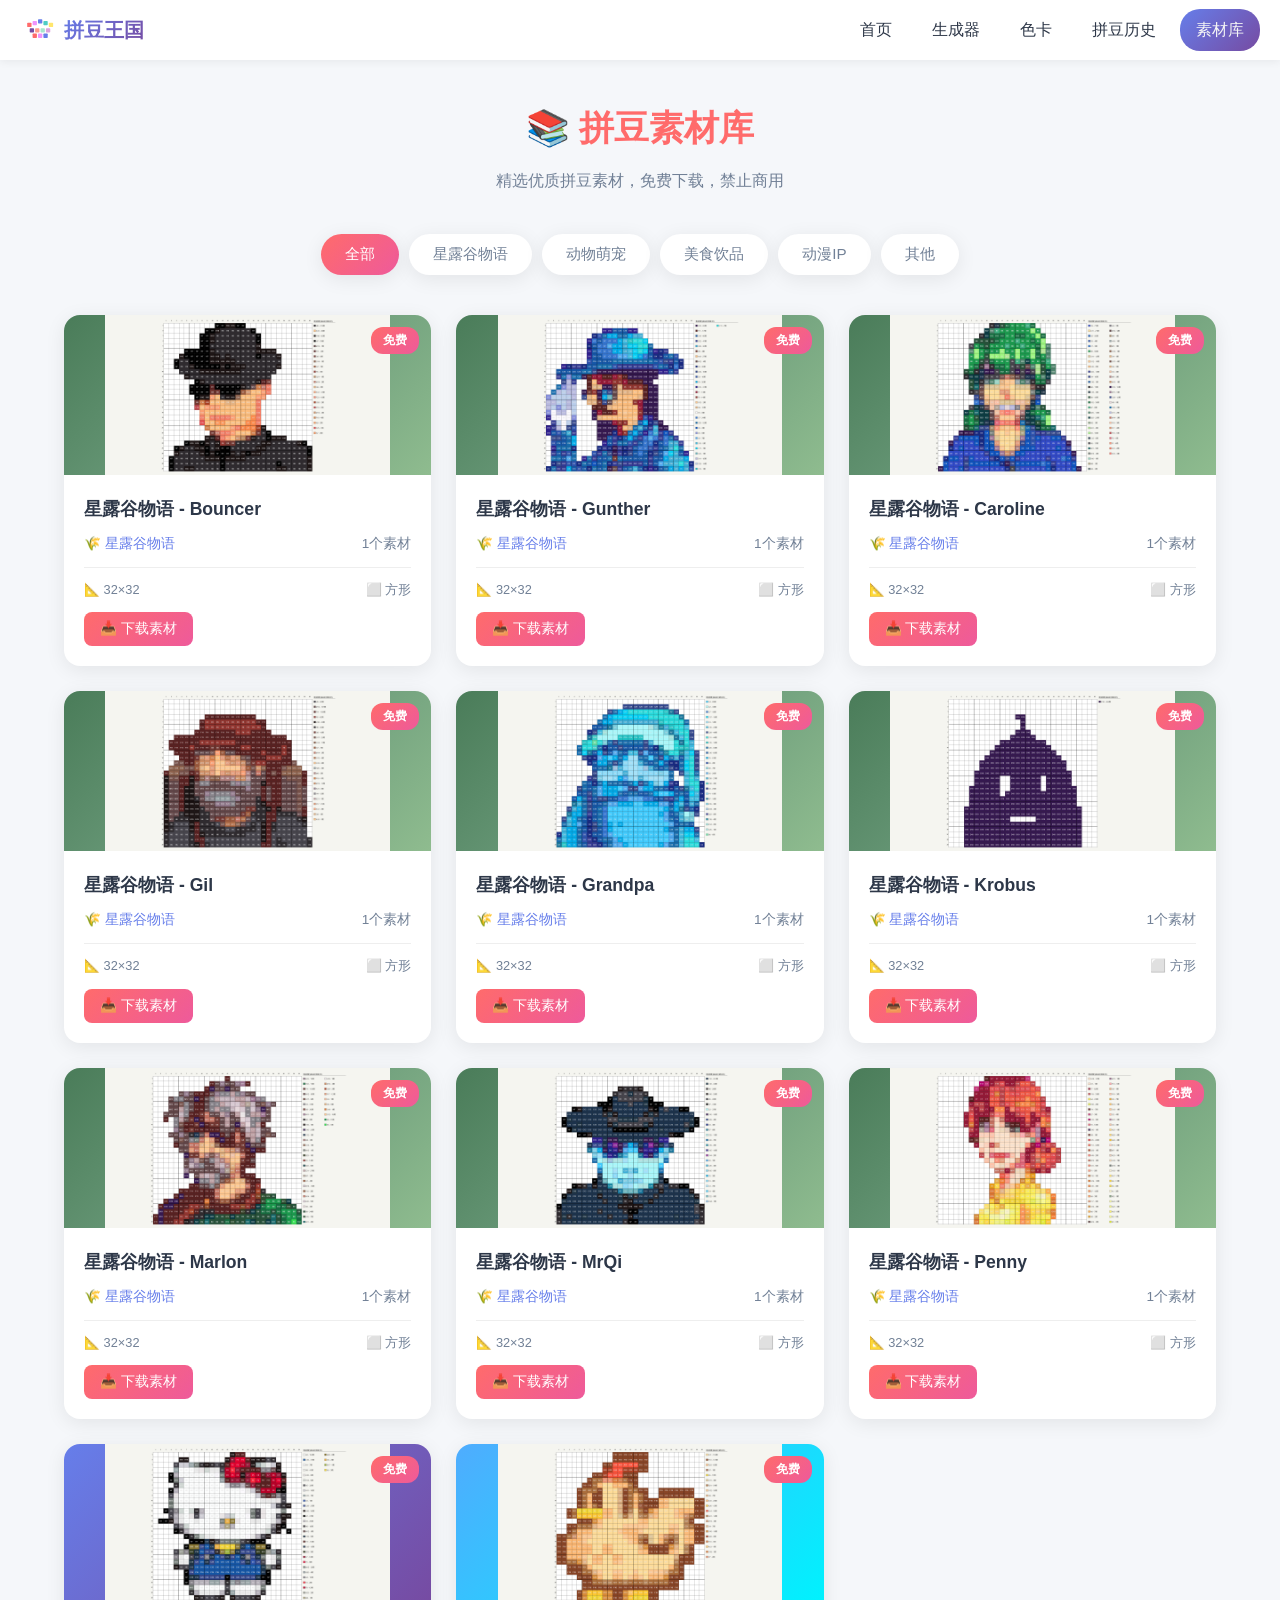
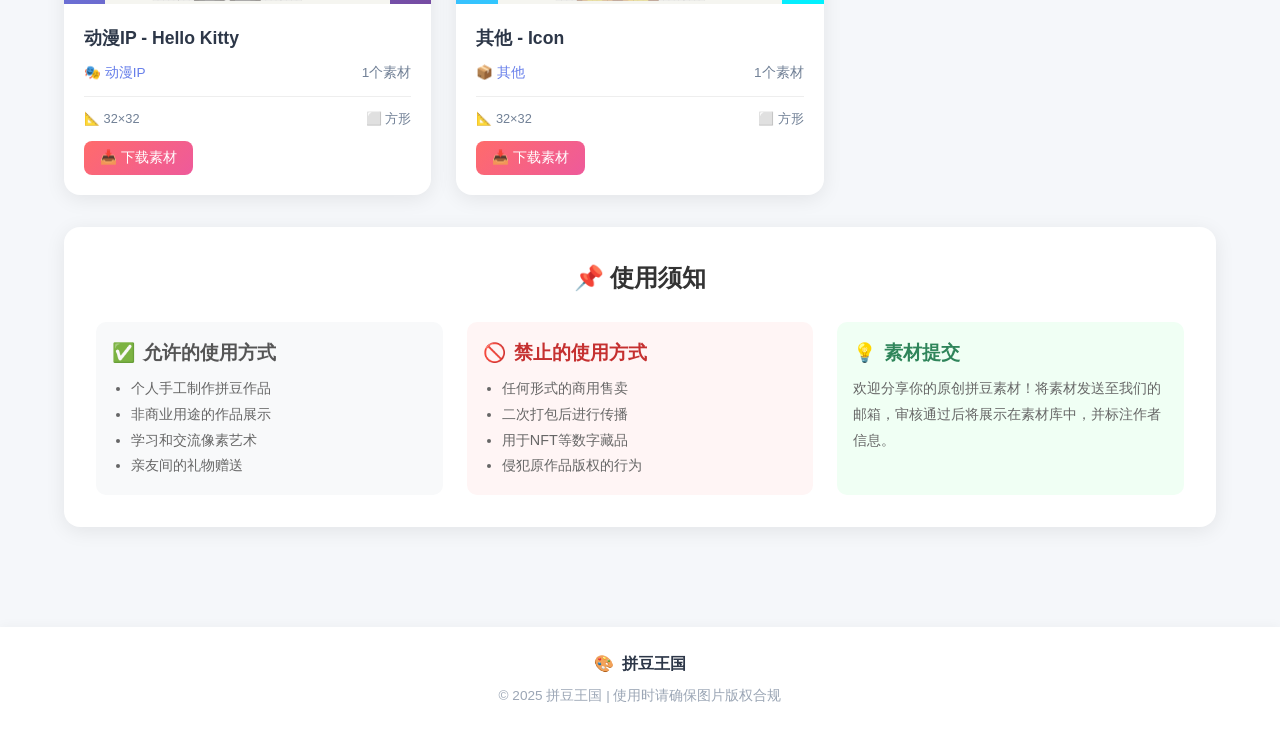
<file: PinDou-pixel/library.html>
<!DOCTYPE html>
<html lang="zh-CN">
<head>
    <meta charset="UTF-8">
    <meta name="viewport" content="width=device-width, initial-scale=1.0">
    <title>拼豆王国 - 素材库</title>
    <meta name="description" content="拼豆素材库，星露谷物语、热门IP等像素素材下载">
    <link rel="stylesheet" href="style.css">
    <style>
        :root {
            --primary-gradient: linear-gradient(135deg, #667eea 0%, #764ba2 50%, #f093fb 100%);
            --secondary-gradient: linear-gradient(135deg, #ff6b6b 0%, #ee5a9b 100%);
            --bg-color: #f5f7fa;
            --card-bg: #ffffff;
            --text-dark: #2d3748;
            --text-light: #718096;
            --primary-color: #ff6b6b;
            --border-radius: 16px;
            --shadow: 0 4px 20px rgba(0,0,0,0.08);
            --shadow-hover: 0 8px 30px rgba(0,0,0,0.12);
        }

        * {
            margin: 0;
            padding: 0;
            box-sizing: border-box;
        }

        body {
            font-family: -apple-system, BlMacSystemFont, 'Segoe UI', 'PingFang SC', 'Hiragino Sans GB', 'Microsoft YaHei', sans-serif;
            background: var(--bg-color);
            color: var(--text-dark);
            line-height: 1.6;
            min-height: 100vh;
        }

        .container {
            max-width: 1200px;
            margin: 0 auto;
            padding: 100px 24px 40px;
        }

        .page-header {
            text-align: center;
            margin-bottom: 40px;
        }

        .page-header h1 {
            font-size: 2.2rem;
            color: #ff6b6b;
            margin-bottom: 12px;
        }

        .page-header p {
            color: var(--text-light);
            font-size: 1rem;
        }

        .category-filter {
            display: flex;
            justify-content: center;
            gap: 10px;
            margin-bottom: 40px;
            flex-wrap: wrap;
        }

        .filter-btn {
            padding: 10px 24px;
            border: none;
            border-radius: 25px;
            background: var(--card-bg);
            color: var(--text-light);
            font-size: 0.95rem;
            font-weight: 500;
            cursor: pointer;
            transition: all 0.3s ease;
            box-shadow: var(--shadow);
        }

        .filter-btn:hover {
            background: rgba(102, 126, 234, 0.1);
            color: #667eea;
        }

        .filter-btn.active {
            background: var(--secondary-gradient);
            color: #fff;
        }

        .library-grid {
            display: grid;
            grid-template-columns: repeat(auto-fit, minmax(280px, 1fr));
            gap: 25px;
        }

        .library-card {
            background: var(--card-bg);
            border-radius: var(--border-radius);
            overflow: hidden;
            box-shadow: var(--shadow);
            transition: all 0.3s ease;
            cursor: pointer;
        }

        .library-card:hover {
            transform: translateY(-5px);
            box-shadow: var(--shadow-hover);
        }

        .library-preview {
            height: 160px;
            background: linear-gradient(135deg, #667eea 0%, #764ba2 100%);
            display: flex;
            align-items: center;
            justify-content: center;
            position: relative;
            overflow: hidden;
        }

        .library-preview img {
            width: 100%;
            height: 100%;
            object-fit: contain;
            display: block;
        }

        .library-badge {
            position: absolute;
            top: 12px;
            right: 12px;
            background: var(--secondary-gradient);
            color: #fff;
            padding: 4px 12px;
            border-radius: 12px;
            font-size: 0.75rem;
            font-weight: 600;
        }

        .library-icon {
            font-size: 4rem;
        }

        .library-info {
            padding: 20px;
        }

        .library-title {
            font-size: 1.1rem;
            color: var(--text-dark);
            margin-bottom: 10px;
            font-weight: 600;
        }

        .library-meta {
            display: flex;
            align-items: center;
            justify-content: space-between;
            font-size: 0.85rem;
            color: var(--text-light);
        }

        .library-category {
            color: #667eea;
            font-weight: 500;
        }

        .library-stats {
            margin-top: 12px;
            padding-top: 12px;
            border-top: 1px solid #eee;
            display: flex;
            justify-content: space-between;
            font-size: 0.8rem;
            color: var(--text-light);
        }

        .library-stats span {
            display: flex;
            align-items: center;
            gap: 4px;
        }

        .fade-in {
            animation: fadeIn 0.6s ease-out;
        }

        @keyframes fadeIn {
            from {
                opacity: 0;
                transform: translateY(20px);
            }
            to {
                opacity: 1;
                transform: translateY(0);
            }
        }

        .footer {
            background: var(--card-bg);
            padding: 24px;
            text-align: center;
            margin-top: 60px;
            box-shadow: 0 -2px 10px rgba(0,0,0,0.03);
        }

        .footer-brand {
            display: flex;
            align-items: center;
            justify-content: center;
            gap: 8px;
            margin-bottom: 8px;
            font-weight: 600;
            color: var(--text-dark);
        }

        .footer p {
            color: var(--text-light);
            font-size: 0.85rem;
        }

        .stardew-preview {
            background: linear-gradient(135deg, #4a7c59 0%, #6b9b7a 50%, #8fbc8f 100%) !important;
        }

        .animal-preview {
            background: linear-gradient(135deg, #f093fb 0%, #f5576c 100%) !important;
        }

        .food-preview {
            background: linear-gradient(135deg, #f5576c 0%, #fda085 100%) !important;
        }

        .cartoon-preview {
            background: linear-gradient(135deg, #667eea 0%, #764ba2 100%) !important;
        }

        .other-preview {
            background: linear-gradient(135deg, #4facfe 0%, #00f2fe 100%) !important;
        }

        .lightbox-overlay {
            display: none;
            position: fixed;
            top: 0;
            left: 0;
            width: 100%;
            height: 100%;
            background: rgba(0, 0, 0, 0.85);
            z-index: 1000;
            justify-content: center;
            align-items: center;
            cursor: zoom-out;
        }

        .lightbox-overlay.active {
            display: flex;
            animation: fadeIn 0.3s ease;
        }

        .lightbox-content {
            max-width: 90vw;
            max-height: 85vh;
            object-fit: contain;
            border-radius: 12px;
            box-shadow: 0 10px 40px rgba(0,0,0,0.5);
            cursor: default;
        }

        .lightbox-caption {
            position: absolute;
            bottom: 30px;
            left: 50%;
            transform: translateX(-50%);
            color: #fff;
            font-size: 1.1rem;
            background: rgba(0,0,0,0.6);
            padding: 10px 20px;
            border-radius: 25px;
            white-space: nowrap;
        }

        .lightbox-close {
            position: absolute;
            top: 20px;
            right: 30px;
            color: #fff;
            font-size: 2.5rem;
            font-weight: bold;
            cursor: pointer;
            transition: transform 0.2s;
            user-select: none;
        }

        .lightbox-close:hover {
            transform: rotate(90deg);
        }

        @media (max-width: 768px) {
            .menu-toggle {
                display: flex;
            }

            .nav-links {
                display: none;
                position: absolute;
                top: 100%;
                left: 0;
                right: 0;
                background: var(--card-bg);
                flex-direction: column;
                padding: 16px;
                box-shadow: var(--shadow);
                gap: 4px;
            }

            .nav-links.active {
                display: flex;
            }

            .nav-links a {
                padding: 12px 16px;
            }

            .container {
                padding: 80px 16px 24px;
            }

            .page-header h1 {
                font-size: 1.8rem;
            }

            .filter-btn {
                padding: 8px 18px;
                font-size: 0.85rem;
            }

            .library-grid {
                grid-template-columns: 1fr;
                gap: 20px;
            }
        }
    </style>
</head>
<body>
    <nav class="navbar">
        <div class="nav-container">
            <div class="nav-brand">
                <a href="index.html" class="brand-link">
                    <img src="logo.svg" alt="拼豆王国" class="brand-icon">
                    <span class="brand-text">拼豆王国</span>
                </a>
            </div>
            <div class="nav-menu">
                <a href="index.html" class="nav-link">首页</a>
                <a href="index.html#generator" class="nav-link">生成器</a>
                <a href="colors.html" class="nav-link">色卡</a>
                <a href="about.html" class="nav-link">拼豆历史</a>
                <a href="library.html" class="nav-link active">素材库</a>
            </div>
            <button class="nav-toggle" id="navToggle">
                <span></span>
                <span></span>
                <span></span>
            </button>
        </div>
    </nav>

    <div class="container">
        <div class="page-header fade-in">
            <h1>📚 拼豆素材库</h1>
            <p>精选优质拼豆素材，免费下载，禁止商用</p>
        </div>

        <div class="category-filter fade-in">
            <button class="filter-btn active" onclick="filterCategory('all')">全部</button>
            <button class="filter-btn" onclick="filterCategory('stardew')">星露谷物语</button>
            <button class="filter-btn" onclick="filterCategory('animal')">动物萌宠</button>
            <button class="filter-btn" onclick="filterCategory('food')">美食饮品</button>
            <button class="filter-btn" onclick="filterCategory('cartoon')">动漫IP</button>
            <button class="filter-btn" onclick="filterCategory('other')">其他</button>
        </div>

        <div class="library-grid" id="libraryGrid">
            <div class="library-card fade-in" data-category="stardew">
                <div class="library-preview stardew-preview" style="background: #f5f5f5; cursor: zoom-in;" onclick="openLightbox('images/library/Bouncer.png', '星露谷物语 - Bouncer')">
                    <span class="library-badge">免费</span>
                    <img src="images/library/Bouncer.png" alt="星露谷物语人物">
                </div>
                <div class="library-info">
                    <h3 class="library-title">星露谷物语 - Bouncer</h3>
                    <div class="library-meta">
                        <span class="library-category">🌾 星露谷物语</span>
                        <span>1个素材</span>
                    </div>
                    <div class="library-stats">
                        <span>📐 32×32</span>
                        <span>⬜ 方形</span>
                    </div>
                    <button class="download-btn" onclick="event.stopPropagation(); downloadImage('images/library/Bouncer.png', 'Bouncer.png')" style="display: inline-block; margin-top: 12px; padding: 8px 16px; background: linear-gradient(135deg, #ff6b6b, #ee5a9b); color: #fff; border-radius: 8px; text-decoration: none; font-size: 0.85rem; text-align: center; cursor: pointer; border: none;">
                        📥 下载素材
                    </button>
                </div>
            </div>

            <div class="library-card fade-in" data-category="stardew">
                <div class="library-preview stardew-preview" style="background: #f5f5f5; cursor: zoom-in;" onclick="openLightbox('images/library/Gunther.png', '星露谷物语 - Gunther')">
                    <span class="library-badge">免费</span>
                    <img src="images/library/Gunther.png" alt="星露谷物语人物">
                </div>
                <div class="library-info">
                    <h3 class="library-title">星露谷物语 - Gunther</h3>
                    <div class="library-meta">
                        <span class="library-category">🌾 星露谷物语</span>
                        <span>1个素材</span>
                    </div>
                    <div class="library-stats">
                        <span>📐 32×32</span>
                        <span>⬜ 方形</span>
                    </div>
                    <button class="download-btn" onclick="event.stopPropagation(); downloadImage('images/library/Gunther.png', 'Gunther.png')" style="display: inline-block; margin-top: 12px; padding: 8px 16px; background: linear-gradient(135deg, #ff6b6b, #ee5a9b); color: #fff; border-radius: 8px; text-decoration: none; font-size: 0.85rem; text-align: center; cursor: pointer; border: none;">
                        📥 下载素材
                    </button>
                </div>
            </div>

            <div class="library-card fade-in" data-category="stardew">
                <div class="library-preview stardew-preview" style="background: #f5f5f5; cursor: zoom-in;" onclick="openLightbox('images/library/Caroline.png', '星露谷物语 - Caroline')">
                    <span class="library-badge">免费</span>
                    <img src="images/library/Caroline.png" alt="星露谷物语人物">
                </div>
                <div class="library-info">
                    <h3 class="library-title">星露谷物语 - Caroline</h3>
                    <div class="library-meta">
                        <span class="library-category">🌾 星露谷物语</span>
                        <span>1个素材</span>
                    </div>
                    <div class="library-stats">
                        <span>📐 32×32</span>
                        <span>⬜ 方形</span>
                    </div>
                    <button class="download-btn" onclick="event.stopPropagation(); downloadImage('images/library/Caroline.png', 'Caroline.png')" style="display: inline-block; margin-top: 12px; padding: 8px 16px; background: linear-gradient(135deg, #ff6b6b, #ee5a9b); color: #fff; border-radius: 8px; text-decoration: none; font-size: 0.85rem; text-align: center; cursor: pointer; border: none;">
                        📥 下载素材
                    </button>
                </div>
            </div>

            <div class="library-card fade-in" data-category="stardew">
                <div class="library-preview stardew-preview" style="background: #f5f5f5; cursor: zoom-in;" onclick="openLightbox('images/library/Gil.png', '星露谷物语 - Gil')">
                    <span class="library-badge">免费</span>
                    <img src="images/library/Gil.png" alt="星露谷物语人物">
                </div>
                <div class="library-info">
                    <h3 class="library-title">星露谷物语 - Gil</h3>
                    <div class="library-meta">
                        <span class="library-category">🌾 星露谷物语</span>
                        <span>1个素材</span>
                    </div>
                    <div class="library-stats">
                        <span>📐 32×32</span>
                        <span>⬜ 方形</span>
                    </div>
                    <button class="download-btn" onclick="event.stopPropagation(); downloadImage('images/library/Gil.png', 'Gil.png')" style="display: inline-block; margin-top: 12px; padding: 8px 16px; background: linear-gradient(135deg, #ff6b6b, #ee5a9b); color: #fff; border-radius: 8px; text-decoration: none; font-size: 0.85rem; text-align: center; cursor: pointer; border: none;">
                        📥 下载素材
                    </button>
                </div>
            </div>

            <div class="library-card fade-in" data-category="stardew">
                <div class="library-preview stardew-preview" style="background: #f5f5f5; cursor: zoom-in;" onclick="openLightbox('images/library/Grandpa.png', '星露谷物语 - Grandpa')">
                    <span class="library-badge">免费</span>
                    <img src="images/library/Grandpa.png" alt="星露谷物语人物">
                </div>
                <div class="library-info">
                    <h3 class="library-title">星露谷物语 - Grandpa</h3>
                    <div class="library-meta">
                        <span class="library-category">🌾 星露谷物语</span>
                        <span>1个素材</span>
                    </div>
                    <div class="library-stats">
                        <span>📐 32×32</span>
                        <span>⬜ 方形</span>
                    </div>
                    <button class="download-btn" onclick="event.stopPropagation(); downloadImage('images/library/Grandpa.png', 'Grandpa.png')" style="display: inline-block; margin-top: 12px; padding: 8px 16px; background: linear-gradient(135deg, #ff6b6b, #ee5a9b); color: #fff; border-radius: 8px; text-decoration: none; font-size: 0.85rem; text-align: center; cursor: pointer; border: none;">
                        📥 下载素材
                    </button>
                </div>
            </div>

            <div class="library-card fade-in" data-category="stardew">
                <div class="library-preview stardew-preview" style="background: #f5f5f5; cursor: zoom-in;" onclick="openLightbox('images/library/Krobus.png', '星露谷物语 - Krobus')">
                    <span class="library-badge">免费</span>
                    <img src="images/library/Krobus.png" alt="星露谷物语人物">
                </div>
                <div class="library-info">
                    <h3 class="library-title">星露谷物语 - Krobus</h3>
                    <div class="library-meta">
                        <span class="library-category">🌾 星露谷物语</span>
                        <span>1个素材</span>
                    </div>
                    <div class="library-stats">
                        <span>📐 32×32</span>
                        <span>⬜ 方形</span>
                    </div>
                    <button class="download-btn" onclick="event.stopPropagation(); downloadImage('images/library/Krobus.png', 'Krobus.png')" style="display: inline-block; margin-top: 12px; padding: 8px 16px; background: linear-gradient(135deg, #ff6b6b, #ee5a9b); color: #fff; border-radius: 8px; text-decoration: none; font-size: 0.85rem; text-align: center; cursor: pointer; border: none;">
                        📥 下载素材
                    </button>
                </div>
            </div>

            <div class="library-card fade-in" data-category="stardew">
                <div class="library-preview stardew-preview" style="background: #f5f5f5; cursor: zoom-in;" onclick="openLightbox('images/library/Marlon.png', '星露谷物语 - Marlon')">
                    <span class="library-badge">免费</span>
                    <img src="images/library/Marlon.png" alt="星露谷物语人物">
                </div>
                <div class="library-info">
                    <h3 class="library-title">星露谷物语 - Marlon</h3>
                    <div class="library-meta">
                        <span class="library-category">🌾 星露谷物语</span>
                        <span>1个素材</span>
                    </div>
                    <div class="library-stats">
                        <span>📐 32×32</span>
                        <span>⬜ 方形</span>
                    </div>
                    <button class="download-btn" onclick="event.stopPropagation(); downloadImage('images/library/Marlon.png', 'Marlon.png')" style="display: inline-block; margin-top: 12px; padding: 8px 16px; background: linear-gradient(135deg, #ff6b6b, #ee5a9b); color: #fff; border-radius: 8px; text-decoration: none; font-size: 0.85rem; text-align: center; cursor: pointer; border: none;">
                        📥 下载素材
                    </button>
                </div>
            </div>

            <div class="library-card fade-in" data-category="stardew">
                <div class="library-preview stardew-preview" style="background: #f5f5f5; cursor: zoom-in;" onclick="openLightbox('images/library/MrQi.png', '星露谷物语 - MrQi')">
                    <span class="library-badge">免费</span>
                    <img src="images/library/MrQi.png" alt="星露谷物语人物">
                </div>
                <div class="library-info">
                    <h3 class="library-title">星露谷物语 - MrQi</h3>
                    <div class="library-meta">
                        <span class="library-category">🌾 星露谷物语</span>
                        <span>1个素材</span>
                    </div>
                    <div class="library-stats">
                        <span>📐 32×32</span>
                        <span>⬜ 方形</span>
                    </div>
                    <button class="download-btn" onclick="event.stopPropagation(); downloadImage('images/library/MrQi.png', 'MrQi.png')" style="display: inline-block; margin-top: 12px; padding: 8px 16px; background: linear-gradient(135deg, #ff6b6b, #ee5a9b); color: #fff; border-radius: 8px; text-decoration: none; font-size: 0.85rem; text-align: center; cursor: pointer; border: none;">
                        📥 下载素材
                    </button>
                </div>
            </div>

            <div class="library-card fade-in" data-category="stardew">
                <div class="library-preview stardew-preview" style="background: #f5f5f5; cursor: zoom-in;" onclick="openLightbox('images/library/Penny.png', '星露谷物语 - Penny')">
                    <span class="library-badge">免费</span>
                    <img src="images/library/Penny.png" alt="星露谷物语人物">
                </div>
                <div class="library-info">
                    <h3 class="library-title">星露谷物语 - Penny</h3>
                    <div class="library-meta">
                        <span class="library-category">🌾 星露谷物语</span>
                        <span>1个素材</span>
                    </div>
                    <div class="library-stats">
                        <span>📐 32×32</span>
                        <span>⬜ 方形</span>
                    </div>
                    <button class="download-btn" onclick="event.stopPropagation(); downloadImage('images/library/Penny.png', 'Penny.png')" style="display: inline-block; margin-top: 12px; padding: 8px 16px; background: linear-gradient(135deg, #ff6b6b, #ee5a9b); color: #fff; border-radius: 8px; text-decoration: none; font-size: 0.85rem; text-align: center; cursor: pointer; border: none;">
                        📥 下载素材
                    </button>
                </div>
            </div>

            <div class="library-card fade-in" data-category="cartoon">
                <div class="library-preview cartoon-preview" style="background: #f5f5f5; cursor: zoom-in;" onclick="openLightbox('images/library/Hello Kitty.png', '动漫IP - Hello Kitty')">
                    <span class="library-badge">免费</span>
                    <img src="images/library/Hello Kitty.png" alt="Hello Kitty">
                </div>
                <div class="library-info">
                    <h3 class="library-title">动漫IP - Hello Kitty</h3>
                    <div class="library-meta">
                        <span class="library-category">🎭 动漫IP</span>
                        <span>1个素材</span>
                    </div>
                    <div class="library-stats">
                        <span>📐 32×32</span>
                        <span>⬜ 方形</span>
                    </div>
                    <button class="download-btn" onclick="event.stopPropagation(); downloadImage('images/library/Hello%20Kitty.png', 'Hello_Kitty.png')" style="display: inline-block; margin-top: 12px; padding: 8px 16px; background: linear-gradient(135deg, #ff6b6b, #ee5a9b); color: #fff; border-radius: 8px; text-decoration: none; font-size: 0.85rem; text-align: center; cursor: pointer; border: none;">
                        📥 下载素材
                    </button>
                </div>
            </div>

            <div class="library-card fade-in" data-category="other">
                <div class="library-preview other-preview" style="background: #f5f5f5; cursor: zoom-in;" onclick="openLightbox('images/library/Icon.png', '其他 - Icon')">
                    <span class="library-badge">免费</span>
                    <img src="images/library/Icon.png" alt="Icon">
                </div>
                <div class="library-info">
                    <h3 class="library-title">其他 - Icon</h3>
                    <div class="library-meta">
                        <span class="library-category">📦 其他</span>
                        <span>1个素材</span>
                    </div>
                    <div class="library-stats">
                        <span>📐 32×32</span>
                        <span>⬜ 方形</span>
                    </div>
                    <button class="download-btn" onclick="event.stopPropagation(); downloadImage('images/library/Icon.png', 'Icon.png')" style="display: inline-block; margin-top: 12px; padding: 8px 16px; background: linear-gradient(135deg, #ff6b6b, #ee5a9b); color: #fff; border-radius: 8px; text-decoration: none; font-size: 0.85rem; text-align: center; cursor: pointer; border: none;">
                        📥 下载素材
                    </button>
                </div>
            </div>
        </div>

        <div class="fade-in" style="margin-top: 2rem; background: var(--card-bg); border-radius: var(--border-radius); padding: 2rem; box-shadow: var(--shadow);">
            <h2 style="text-align: center; margin-bottom: 1.5rem; color: #333;">📌 使用须知</h2>
            <div style="display: grid; grid-template-columns: repeat(auto-fit, minmax(280px, 1fr)); gap: 1.5rem;">
                <div style="padding: 1rem; background: #f8f9fa; border-radius: 10px;">
                    <h3 style="color: #555; margin-bottom: 0.5rem; display: flex; align-items: center; gap: 0.5rem;">
                        <span>✅</span> 允许的使用方式
                    </h3>
                    <ul style="color: #666; font-size: 0.9rem; line-height: 1.8; padding-left: 1.2rem;">
                        <li>个人手工制作拼豆作品</li>
                        <li>非商业用途的作品展示</li>
                        <li>学习和交流像素艺术</li>
                        <li>亲友间的礼物赠送</li>
                    </ul>
                </div>
                <div style="padding: 1rem; background: #fff5f5; border-radius: 10px;">
                    <h3 style="color: #c53030; margin-bottom: 0.5rem; display: flex; align-items: center; gap: 0.5rem;">
                        <span>🚫</span> 禁止的使用方式
                    </h3>
                    <ul style="color: #666; font-size: 0.9rem; line-height: 1.8; padding-left: 1.2rem;">
                        <li>任何形式的商用售卖</li>
                        <li>二次打包后进行传播</li>
                        <li>用于NFT等数字藏品</li>
                        <li>侵犯原作品版权的行为</li>
                    </ul>
                </div>
                <div style="padding: 1rem; background: #f0fff4; border-radius: 10px;">
                    <h3 style="color: #2f855a; margin-bottom: 0.5rem; display: flex; align-items: center; gap: 0.5rem;">
                        <span>💡</span> 素材提交
                    </h3>
                    <p style="color: #666; font-size: 0.9rem; line-height: 1.8;">
                        欢迎分享你的原创拼豆素材！将素材发送至我们的邮箱，审核通过后将展示在素材库中，并标注作者信息。
                    </p>
                </div>
            </div>
        </div>
    </div>

    <div class="lightbox-overlay" id="lightboxOverlay" onclick="closeLightbox()">
        <span class="lightbox-close" onclick="closeLightbox()">&times;</span>
        <img id="lightboxImage" class="lightbox-content" alt="放大图片" onclick="event.stopPropagation()">
        <div class="lightbox-caption" id="lightboxCaption"></div>
    </div>

    <footer class="footer">
        <div class="footer-brand">
            <span class="logo-icon">🎨</span>
            <span>拼豆王国</span>
        </div>
        <p>© 2025 拼豆王国 | 使用时请确保图片版权合规</p>
    </footer>

    <script>
        function openLightbox(imageUrl, caption) {
            const lightbox = document.getElementById('lightboxOverlay');
            const lightboxImage = document.getElementById('lightboxImage');
            const lightboxCaption = document.getElementById('lightboxCaption');
            
            lightboxImage.src = imageUrl;
            lightboxCaption.textContent = caption;
            lightbox.classList.add('active');
            document.body.style.overflow = 'hidden';
        }

        function closeLightbox() {
            const lightbox = document.getElementById('lightboxOverlay');
            lightbox.classList.remove('active');
            document.body.style.overflow = '';
        }

        function downloadImage(url, filename) {
            fetch(url)
                .then(response => response.blob())
                .then(blob => {
                    const blobUrl = URL.createObjectURL(blob);
                    const link = document.createElement('a');
                    link.href = blobUrl;
                    link.download = filename;
                    document.body.appendChild(link);
                    link.click();
                    document.body.removeChild(link);
                    URL.revokeObjectURL(blobUrl);
                })
                .catch(err => {
                    console.error('下载失败:', err);
                    window.open(url, '_blank');
                });
        }

        document.addEventListener('keydown', function(e) {
            if (e.key === 'Escape') {
                closeLightbox();
            }
        });
        function filterCategory(category) {
            const cards = document.querySelectorAll('.library-card');
            const buttons = document.querySelectorAll('.filter-btn');
            
            buttons.forEach(btn => btn.classList.remove('active'));
            event.target.classList.add('active');
            
            cards.forEach(card => {
                if (category === 'all' || card.dataset.category === category) {
                    card.style.display = 'block';
                } else {
                    card.style.display = 'none';
                }
            });
        }

        document.addEventListener('DOMContentLoaded', () => {
            const menuToggle = document.getElementById('menuToggle');
            const navLinks = document.getElementById('navLinks');
            
            if (menuToggle && navLinks) {
                menuToggle.addEventListener('click', () => {
                    navLinks.classList.toggle('active');
                });
            }
        });
    </script>
</body>
</html>
</file>
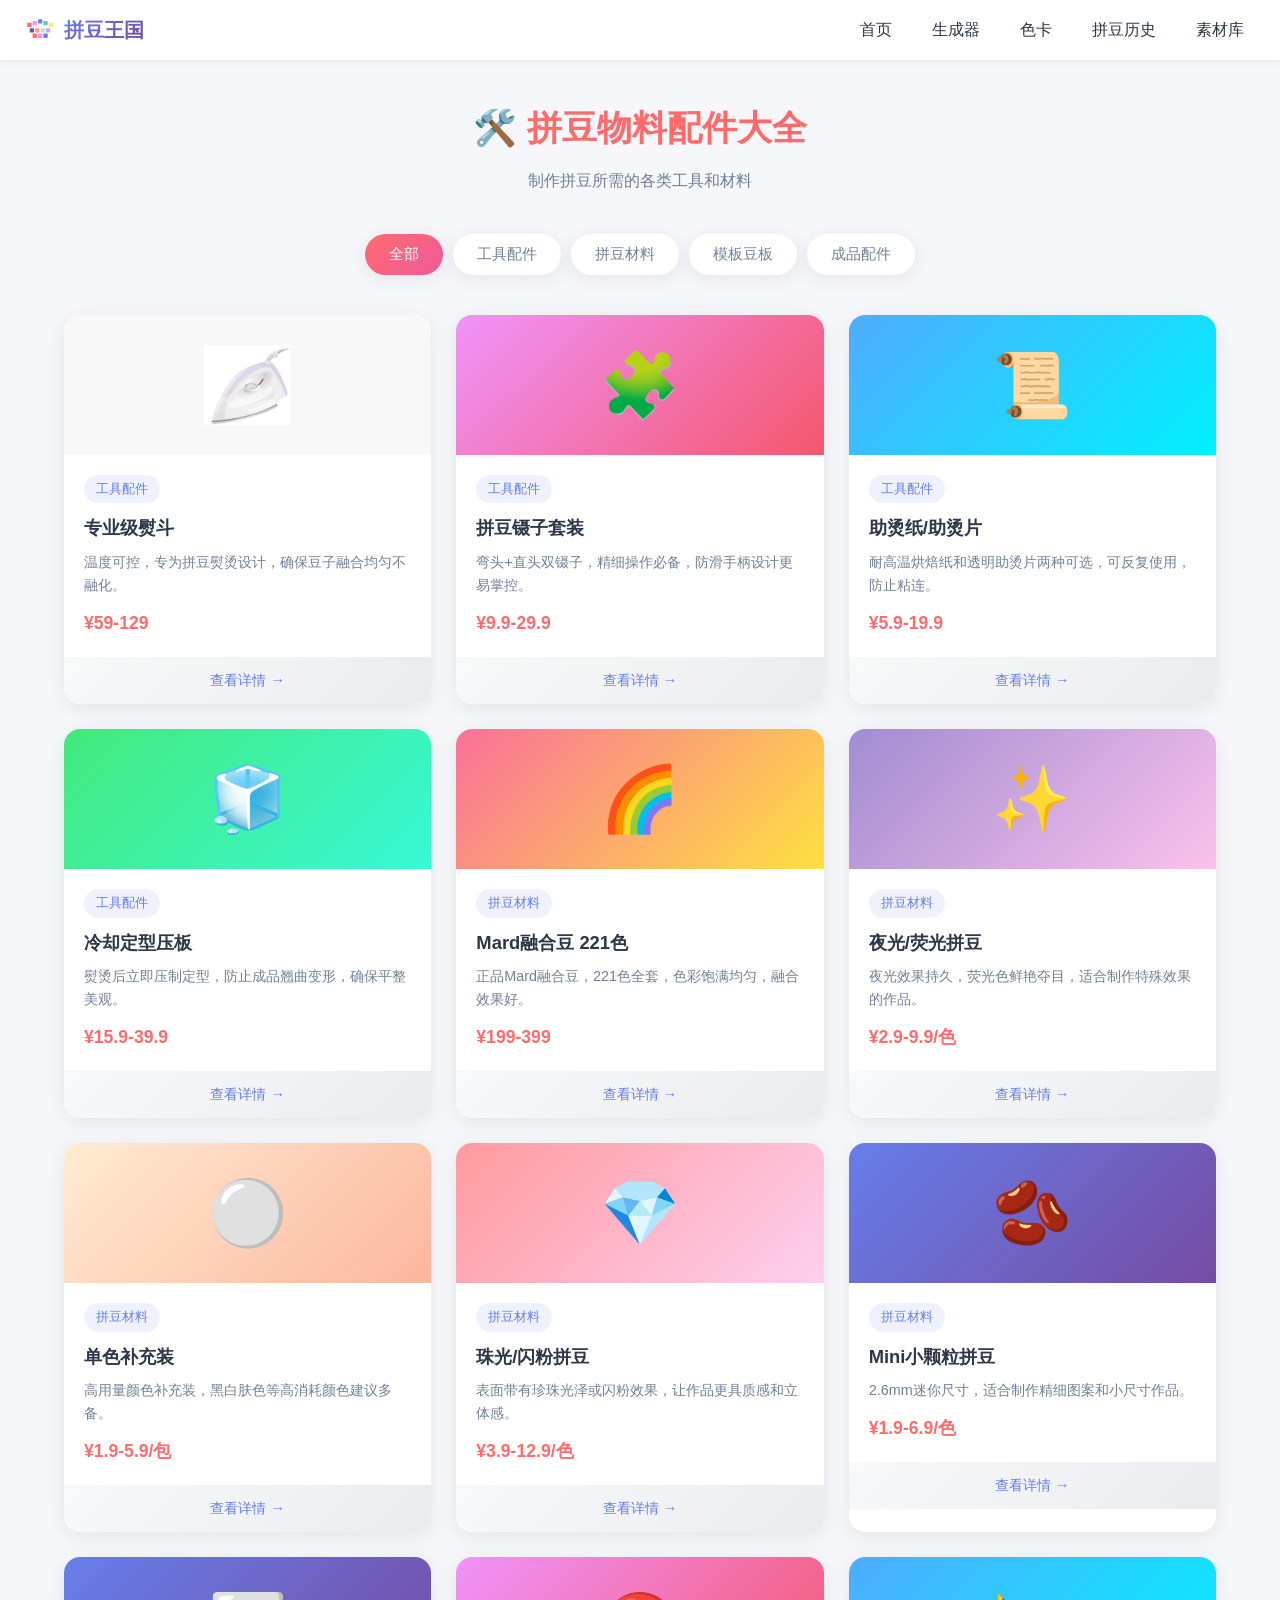
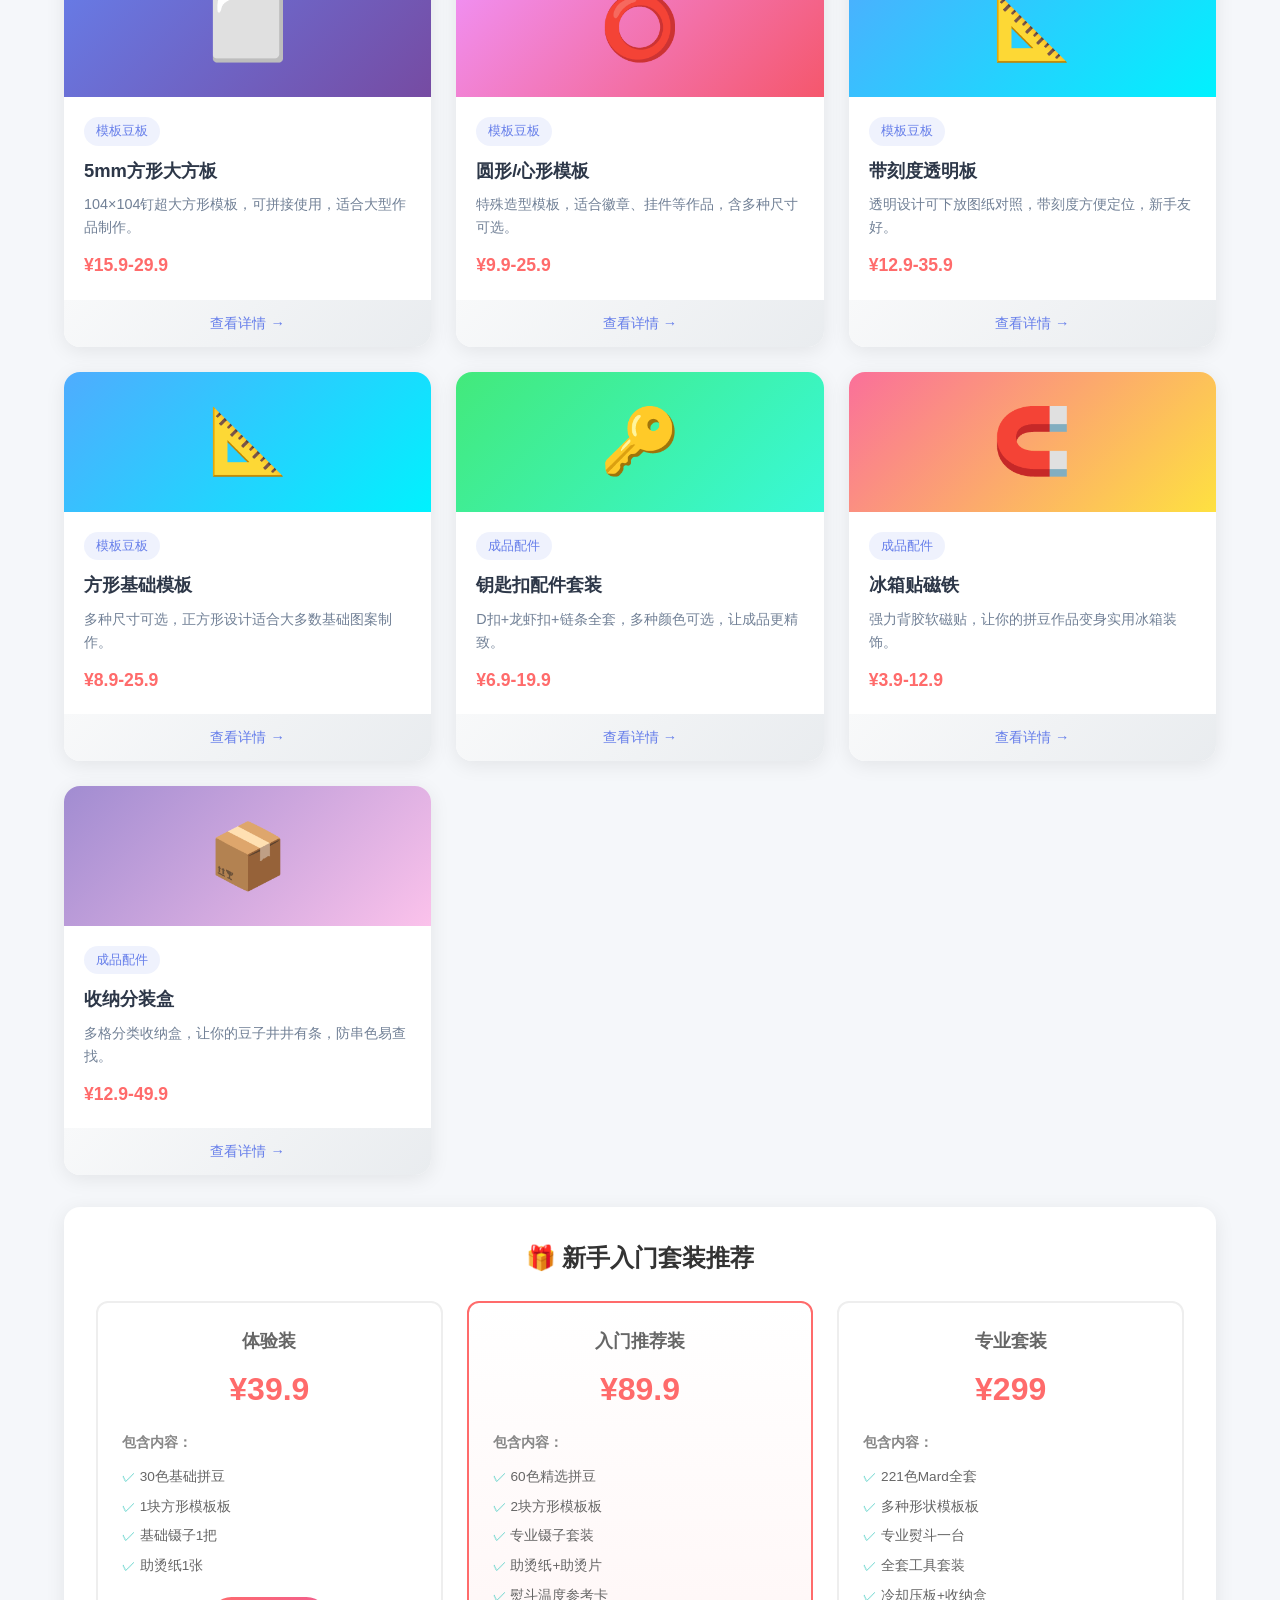
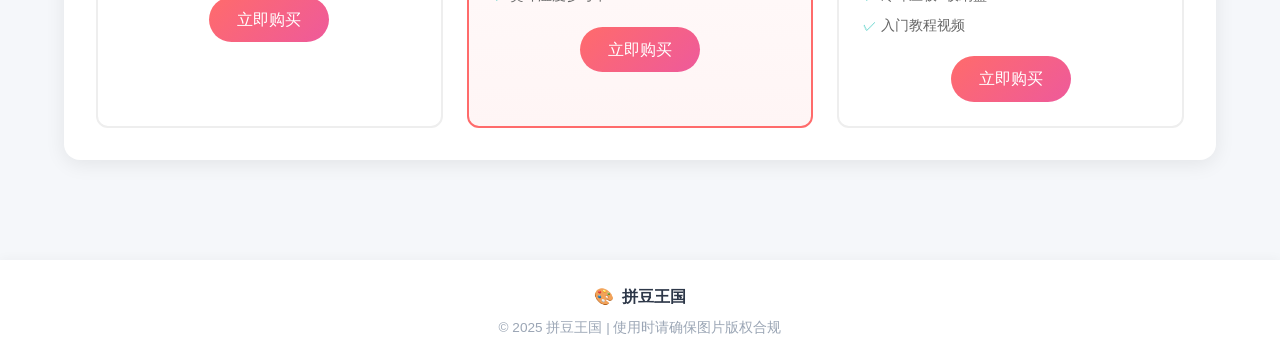
<file: PinDou-pixel/materials.html>
<!DOCTYPE html>
<html lang="zh-CN">
<head>
    <meta charset="UTF-8">
    <meta name="viewport" content="width=device-width, initial-scale=1.0">
    <title>拼豆王国 - 物料配件</title>
    <meta name="description" content="拼豆制作所需的工具、材料和配件大全">
    <link rel="stylesheet" href="style.css">
    <style>
        :root {
            --primary-gradient: linear-gradient(135deg, #667eea 0%, #764ba2 50%, #f093fb 100%);
            --secondary-gradient: linear-gradient(135deg, #ff6b6b 0%, #ee5a9b 100%);
            --bg-color: #f5f7fa;
            --card-bg: #ffffff;
            --text-dark: #2d3748;
            --text-light: #718096;
            --primary-color: #ff6b6b;
            --border-radius: 16px;
            --shadow: 0 4px 20px rgba(0,0,0,0.08);
            --shadow-hover: 0 8px 30px rgba(0,0,0,0.12);
        }

        * {
            margin: 0;
            padding: 0;
            box-sizing: border-box;
        }

        body {
            font-family: -apple-system, BlinkMacSystemFont, 'Segoe UI', 'PingFang SC', 'Hiragino Sans GB', 'Microsoft YaHei', sans-serif;
            background: var(--bg-color);
            color: var(--text-dark);
            line-height: 1.6;
            min-height: 100vh;
        }

        .container {
            max-width: 1200px;
            margin: 0 auto;
            padding: 100px 24px 40px;
        }

        .page-header {
            text-align: center;
            margin-bottom: 40px;
        }

        .page-header h1 {
            font-size: 2.2rem;
            color: #ff6b6b;
            margin-bottom: 12px;
        }

        .page-header p {
            color: var(--text-light);
            font-size: 1rem;
        }

        .category-filter {
            display: flex;
            justify-content: center;
            gap: 10px;
            margin-bottom: 40px;
            flex-wrap: wrap;
        }

        .filter-btn {
            padding: 10px 24px;
            border: none;
            border-radius: 25px;
            background: var(--card-bg);
            color: var(--text-light);
            font-size: 0.95rem;
            font-weight: 500;
            cursor: pointer;
            transition: all 0.3s ease;
            box-shadow: var(--shadow);
        }

        .filter-btn:hover {
            background: rgba(102, 126, 234, 0.1);
            color: #667eea;
        }

        .filter-btn.active {
            background: var(--secondary-gradient);
            color: #fff;
        }

        .materials-grid {
            display: grid;
            grid-template-columns: repeat(auto-fit, minmax(280px, 1fr));
            gap: 25px;
        }

        .material-card {
            background: var(--card-bg);
            border-radius: var(--border-radius);
            overflow: hidden;
            box-shadow: var(--shadow);
            transition: all 0.3s ease;
        }

        .material-card:hover {
            transform: translateY(-5px);
            box-shadow: var(--shadow-hover);
        }

        .material-image {
            height: 140px;
            display: flex;
            align-items: center;
            justify-content: center;
            font-size: 4rem;
        }

        .material-content {
            padding: 20px;
        }

        .material-category {
            display: inline-block;
            background: rgba(102, 126, 234, 0.1);
            color: #667eea;
            padding: 4px 12px;
            border-radius: 15px;
            font-size: 0.8rem;
            font-weight: 500;
            margin-bottom: 10px;
        }

        .material-title {
            font-size: 1.15rem;
            color: var(--text-dark);
            margin-bottom: 8px;
            font-weight: 600;
        }

        .material-desc {
            color: var(--text-light);
            font-size: 0.9rem;
            line-height: 1.6;
            margin-bottom: 12px;
        }

        .material-price {
            font-size: 1.1rem;
            font-weight: 600;
            color: #ff6b6b;
        }

        .material-link {
            display: block;
            text-align: center;
            padding: 12px;
            background: linear-gradient(135deg, #f8f9fa 0%, #e9ecef 100%);
            color: #667eea;
            text-decoration: none;
            font-weight: 500;
            font-size: 0.9rem;
            transition: all 0.3s ease;
        }

        .material-link:hover {
            background: rgba(102, 126, 234, 0.1);
        }

        .fade-in {
            animation: fadeIn 0.6s ease-out;
        }

        @keyframes fadeIn {
            from {
                opacity: 0;
                transform: translateY(20px);
            }
            to {
                opacity: 1;
                transform: translateY(0);
            }
        }

        .footer {
            background: var(--card-bg);
            padding: 24px;
            text-align: center;
            margin-top: 60px;
            box-shadow: 0 -2px 10px rgba(0,0,0,0.03);
        }

        .footer-brand {
            display: flex;
            align-items: center;
            justify-content: center;
            gap: 8px;
            margin-bottom: 8px;
            font-weight: 600;
            color: var(--text-dark);
        }

        .footer p {
            color: var(--text-light);
            font-size: 0.85rem;
        }

        .starter-kits {
            margin-top: 2rem;
            background: var(--card-bg);
            border-radius: var(--border-radius);
            padding: 2rem;
            box-shadow: var(--shadow);
        }

        .starter-kits h2 {
            text-align: center;
            margin-bottom: 1.5rem;
            color: #333;
            font-size: 1.5rem;
        }

        .kits-grid {
            display: grid;
            grid-template-columns: repeat(auto-fit, minmax(280px, 1fr));
            gap: 1.5rem;
        }

        .kit-card {
            border: 2px solid #eee;
            border-radius: 12px;
            padding: 1.5rem;
            text-align: center;
            transition: all 0.3s ease;
        }

        .kit-card:hover {
            border-color: #ff6b6b;
            transform: translateY(-3px);
        }

        .kit-card h3 {
            color: #666;
            margin-bottom: 0.5rem;
            font-size: 1.1rem;
        }

        .kit-price {
            font-size: 2rem;
            font-weight: 700;
            color: var(--primary-color);
            margin-bottom: 1rem;
        }

        .kit-includes {
            text-align: left;
            margin-bottom: 1rem;
        }

        .kit-includes h4 {
            font-size: 0.9rem;
            color: #888;
            margin-bottom: 0.5rem;
        }

        .kit-includes ul {
            list-style: none;
            padding: 0;
            font-size: 0.85rem;
            color: #666;
        }

        .kit-includes li {
            padding: 4px 0;
        }

        .kit-includes li::before {
            content: '✓ ';
            color: #4ecdc4;
        }

        .kit-btn {
            display: inline-block;
            padding: 10px 28px;
            background: var(--secondary-gradient);
            color: #fff;
            border-radius: 25px;
            text-decoration: none;
            font-weight: 500;
            transition: all 0.3s ease;
        }

        .kit-btn:hover {
            transform: scale(1.05);
            box-shadow: 0 4px 15px rgba(255, 107, 107, 0.4);
        }

        .kit-card.recommended {
            border-color: #ff6b6b;
            background: linear-gradient(180deg, #fff 0%, #fff5f5 100%);
        }

        .kit-card.recommended .kit-price {
            color: #ff6b6b;
        }

        @media (max-width: 768px) {
            .menu-toggle {
                display: flex;
            }

            .nav-links {
                display: none;
                position: absolute;
                top: 100%;
                left: 0;
                right: 0;
                background: var(--card-bg);
                flex-direction: column;
                padding: 16px;
                box-shadow: var(--shadow);
                gap: 4px;
            }

            .nav-links.active {
                display: flex;
            }

            .nav-links a {
                padding: 12px 16px;
            }

            .container {
                padding: 80px 16px 24px;
            }

            .page-header h1 {
                font-size: 1.8rem;
            }

            .filter-btn {
                padding: 8px 18px;
                font-size: 0.85rem;
            }

            .materials-grid {
                grid-template-columns: 1fr;
                gap: 20px;
            }

            .kits-grid {
                grid-template-columns: 1fr;
            }
        }

        @media (max-width: 480px) {
            .material-image {
                height: 120px;
                font-size: 3rem;
            }

            .material-content {
                padding: 16px;
            }
        }
    </style>
</head>
<body>
    <nav class="navbar">
        <div class="nav-container">
            <div class="nav-brand">
                <a href="index.html" class="brand-link">
                    <img src="logo.svg" alt="拼豆王国" class="brand-icon">
                    <span class="brand-text">拼豆王国</span>
                </a>
            </div>
            <div class="nav-menu">
                <a href="index.html" class="nav-link">首页</a>
                <a href="index.html#generator" class="nav-link">生成器</a>
                <a href="colors.html" class="nav-link">色卡</a>
                <a href="about.html" class="nav-link">拼豆历史</a>
                <a href="library.html" class="nav-link">素材库</a>
            </div>
            <button class="nav-toggle" id="navToggle">
                <span></span>
                <span></span>
                <span></span>
            </button>
        </div>
    </nav>

    <div class="container">
        <div class="page-header fade-in">
            <h1>🛠️ 拼豆物料配件大全</h1>
            <p>制作拼豆所需的各类工具和材料</p>
        </div>

        <div class="category-filter fade-in">
            <button class="filter-btn active" onclick="filterCategory('all')">全部</button>
            <button class="filter-btn" onclick="filterCategory('tools')">工具配件</button>
            <button class="filter-btn" onclick="filterCategory('beads')">拼豆材料</button>
            <button class="filter-btn" onclick="filterCategory('boards')">模板豆板</button>
            <button class="filter-btn" onclick="filterCategory('accessories')">成品配件</button>
        </div>

        <div class="materials-grid" id="materialsGrid">
            <div class="material-card fade-in" data-category="tools">
                <div class="material-image" style="background: #f8f8f8; padding: 10px;">
                    <img src="images/iron.png" alt="专业级熨斗" style="width: 100%; height: auto; max-height: 80px; object-fit: contain;">
                </div>
                <div class="material-content">
                    <span class="material-category">工具配件</span>
                    <h3 class="material-title">专业级熨斗</h3>
                    <p class="material-desc">温度可控，专为拼豆熨烫设计，确保豆子融合均匀不融化。</p>
                    <div class="material-price">¥59-129</div>
                </div>
                <a href="#" class="material-link">查看详情 →</a>
            </div>

            <div class="material-card fade-in" data-category="tools">
                <div class="material-image" style="background: linear-gradient(135deg, #f093fb, #f5576c);">
                    🧩
                </div>
                <div class="material-content">
                    <span class="material-category">工具配件</span>
                    <h3 class="material-title">拼豆镊子套装</h3>
                    <p class="material-desc">弯头+直头双镊子，精细操作必备，防滑手柄设计更易掌控。</p>
                    <div class="material-price">¥9.9-29.9</div>
                </div>
                <a href="#" class="material-link">查看详情 →</a>
            </div>

            <div class="material-card fade-in" data-category="tools">
                <div class="material-image" style="background: linear-gradient(135deg, #4facfe, #00f2fe);">
                    📜
                </div>
                <div class="material-content">
                    <span class="material-category">工具配件</span>
                    <h3 class="material-title">助烫纸/助烫片</h3>
                    <p class="material-desc">耐高温烘焙纸和透明助烫片两种可选，可反复使用，防止粘连。</p>
                    <div class="material-price">¥5.9-19.9</div>
                </div>
                <a href="#" class="material-link">查看详情 →</a>
            </div>

            <div class="material-card fade-in" data-category="tools">
                <div class="material-image" style="background: linear-gradient(135deg, #43e97b, #38f9d7);">
                    🧊
                </div>
                <div class="material-content">
                    <span class="material-category">工具配件</span>
                    <h3 class="material-title">冷却定型压板</h3>
                    <p class="material-desc">熨烫后立即压制定型，防止成品翘曲变形，确保平整美观。</p>
                    <div class="material-price">¥15.9-39.9</div>
                </div>
                <a href="#" class="material-link">查看详情 →</a>
            </div>

            <div class="material-card fade-in" data-category="beads">
                <div class="material-image" style="background: linear-gradient(135deg, #fa709a, #fee140);">
                    🌈
                </div>
                <div class="material-content">
                    <span class="material-category">拼豆材料</span>
                    <h3 class="material-title">Mard融合豆 221色</h3>
                    <p class="material-desc">正品Mard融合豆，221色全套，色彩饱满均匀，融合效果好。</p>
                    <div class="material-price">¥199-399</div>
                </div>
                <a href="#" class="material-link">查看详情 →</a>
            </div>

            <div class="material-card fade-in" data-category="beads">
                <div class="material-image" style="background: linear-gradient(135deg, #a18cd1, #fbc2eb);">
                    ✨
                </div>
                <div class="material-content">
                    <span class="material-category">拼豆材料</span>
                    <h3 class="material-title">夜光/荧光拼豆</h3>
                    <p class="material-desc">夜光效果持久，荧光色鲜艳夺目，适合制作特殊效果的作品。</p>
                    <div class="material-price">¥2.9-9.9/色</div>
                </div>
                <a href="#" class="material-link">查看详情 →</a>
            </div>

            <div class="material-card fade-in" data-category="beads">
                <div class="material-image" style="background: linear-gradient(135deg, #ffecd2, #fcb69f);">
                    ⚪
                </div>
                <div class="material-content">
                    <span class="material-category">拼豆材料</span>
                    <h3 class="material-title">单色补充装</h3>
                    <p class="material-desc">高用量颜色补充装，黑白肤色等高消耗颜色建议多备。</p>
                    <div class="material-price">¥1.9-5.9/包</div>
                </div>
                <a href="#" class="material-link">查看详情 →</a>
            </div>

            <div class="material-card fade-in" data-category="beads">
                <div class="material-image" style="background: linear-gradient(135deg, #ff9a9e, #fecfef);">
                    💎
                </div>
                <div class="material-content">
                    <span class="material-category">拼豆材料</span>
                    <h3 class="material-title">珠光/闪粉拼豆</h3>
                    <p class="material-desc">表面带有珍珠光泽或闪粉效果，让作品更具质感和立体感。</p>
                    <div class="material-price">¥3.9-12.9/色</div>
                </div>
                <a href="#" class="material-link">查看详情 →</a>
            </div>

            <div class="material-card fade-in" data-category="beads">
                <div class="material-image" style="background: linear-gradient(135deg, #667eea, #764ba2);">
                    🫘
                </div>
                <div class="material-content">
                    <span class="material-category">拼豆材料</span>
                    <h3 class="material-title">Mini小颗粒拼豆</h3>
                    <p class="material-desc">2.6mm迷你尺寸，适合制作精细图案和小尺寸作品。</p>
                    <div class="material-price">¥1.9-6.9/色</div>
                </div>
                <a href="#" class="material-link">查看详情 →</a>
            </div>

            <div class="material-card fade-in" data-category="boards">
                <div class="material-image" style="background: linear-gradient(135deg, #667eea, #764ba2);">
                    ⬜
                </div>
                <div class="material-content">
                    <span class="material-category">模板豆板</span>
                    <h3 class="material-title">5mm方形大方板</h3>
                    <p class="material-desc">104×104钉超大方形模板，可拼接使用，适合大型作品制作。</p>
                    <div class="material-price">¥15.9-29.9</div>
                </div>
                <a href="#" class="material-link">查看详情 →</a>
            </div>

            <div class="material-card fade-in" data-category="boards">
                <div class="material-image" style="background: linear-gradient(135deg, #f093fb, #f5576c);">
                    ⭕
                </div>
                <div class="material-content">
                    <span class="material-category">模板豆板</span>
                    <h3 class="material-title">圆形/心形模板</h3>
                    <p class="material-desc">特殊造型模板，适合徽章、挂件等作品，含多种尺寸可选。</p>
                    <div class="material-price">¥9.9-25.9</div>
                </div>
                <a href="#" class="material-link">查看详情 →</a>
            </div>

            <div class="material-card fade-in" data-category="boards">
                <div class="material-image" style="background: linear-gradient(135deg, #4facfe, #00f2fe);">
                    📐
                </div>
                <div class="material-content">
                    <span class="material-category">模板豆板</span>
                    <h3 class="material-title">带刻度透明板</h3>
                    <p class="material-desc">透明设计可下放图纸对照，带刻度方便定位，新手友好。</p>
                    <div class="material-price">¥12.9-35.9</div>
                </div>
                <a href="#" class="material-link">查看详情 →</a>
            </div>

            <div class="material-card fade-in" data-category="boards">
                <div class="material-image" style="background: linear-gradient(135deg, #4facfe, #00f2fe);">
                    📐
                </div>
                <div class="material-content">
                    <span class="material-category">模板豆板</span>
                    <h3 class="material-title">方形基础模板</h3>
                    <p class="material-desc">多种尺寸可选，正方形设计适合大多数基础图案制作。</p>
                    <div class="material-price">¥8.9-25.9</div>
                </div>
                <a href="#" class="material-link">查看详情 →</a>
            </div>

            <div class="material-card fade-in" data-category="accessories">
                <div class="material-image" style="background: linear-gradient(135deg, #43e97b, #38f9d7);">
                    🔑
                </div>
                <div class="material-content">
                    <span class="material-category">成品配件</span>
                    <h3 class="material-title">钥匙扣配件套装</h3>
                    <p class="material-desc">D扣+龙虾扣+链条全套，多种颜色可选，让成品更精致。</p>
                    <div class="material-price">¥6.9-19.9</div>
                </div>
                <a href="#" class="material-link">查看详情 →</a>
            </div>

            <div class="material-card fade-in" data-category="accessories">
                <div class="material-image" style="background: linear-gradient(135deg, #fa709a, #fee140);">
                    🧲
                </div>
                <div class="material-content">
                    <span class="material-category">成品配件</span>
                    <h3 class="material-title">冰箱贴磁铁</h3>
                    <p class="material-desc">强力背胶软磁贴，让你的拼豆作品变身实用冰箱装饰。</p>
                    <div class="material-price">¥3.9-12.9</div>
                </div>
                <a href="#" class="material-link">查看详情 →</a>
            </div>

            <div class="material-card fade-in" data-category="accessories">
                <div class="material-image" style="background: linear-gradient(135deg, #a18cd1, #fbc2eb);">
                    📦
                </div>
                <div class="material-content">
                    <span class="material-category">成品配件</span>
                    <h3 class="material-title">收纳分装盒</h3>
                    <p class="material-desc">多格分类收纳盒，让你的豆子井井有条，防串色易查找。</p>
                    <div class="material-price">¥12.9-49.9</div>
                </div>
                <a href="#" class="material-link">查看详情 →</a>
            </div>
        </div>

        <div class="starter-kits fade-in">
            <h2>🎁 新手入门套装推荐</h2>
            <div class="kits-grid">
                <div class="kit-card">
                    <h3>体验装</h3>
                    <div class="kit-price">¥39.9</div>
                    <div class="kit-includes">
                        <h4>包含内容：</h4>
                        <ul>
                            <li>30色基础拼豆</li>
                            <li>1块方形模板板</li>
                            <li>基础镊子1把</li>
                            <li>助烫纸1张</li>
                        </ul>
                    </div>
                    <a href="#" class="kit-btn">立即购买</a>
                </div>

                <div class="kit-card recommended">
                    <h3>入门推荐装</h3>
                    <div class="kit-price">¥89.9</div>
                    <div class="kit-includes">
                        <h4>包含内容：</h4>
                        <ul>
                            <li>60色精选拼豆</li>
                            <li>2块方形模板板</li>
                            <li>专业镊子套装</li>
                            <li>助烫纸+助烫片</li>
                            <li>熨斗温度参考卡</li>
                        </ul>
                    </div>
                    <a href="#" class="kit-btn">立即购买</a>
                </div>

                <div class="kit-card">
                    <h3>专业套装</h3>
                    <div class="kit-price">¥299</div>
                    <div class="kit-includes">
                        <h4>包含内容：</h4>
                        <ul>
                            <li>221色Mard全套</li>
                            <li>多种形状模板板</li>
                            <li>专业熨斗一台</li>
                            <li>全套工具套装</li>
                            <li>冷却压板+收纳盒</li>
                            <li>入门教程视频</li>
                        </ul>
                    </div>
                    <a href="#" class="kit-btn">立即购买</a>
                </div>
            </div>
        </div>
    </div>

    <footer class="footer">
        <div class="footer-brand">
            <span class="logo-icon">🎨</span>
            <span>拼豆王国</span>
        </div>
        <p>© 2025 拼豆王国 | 使用时请确保图片版权合规</p>
    </footer>

    <script>
        function filterCategory(category) {
            const cards = document.querySelectorAll('.material-card');
            const buttons = document.querySelectorAll('.filter-btn');
            
            buttons.forEach(btn => btn.classList.remove('active'));
            event.target.classList.add('active');
            
            cards.forEach(card => {
                if (category === 'all' || card.dataset.category === category) {
                    card.style.display = 'block';
                } else {
                    card.style.display = 'none';
                }
            });
        }

        document.addEventListener('DOMContentLoaded', () => {
            const menuToggle = document.getElementById('menuToggle');
            const navLinks = document.getElementById('navLinks');
            
            if (menuToggle && navLinks) {
                menuToggle.addEventListener('click', () => {
                    navLinks.classList.toggle('active');
                });
            }
        });
    </script>
</body>
</html>
</file>
<file: style.css>
@import url('https://fonts.googleapis.com/css2?family=ZCOOL+KuaiLe&display=swap');

* {
    margin: 0;
    padding: 0;
    box-sizing: border-box;
}

:root {
    /* ── 雾石灰 · Violet-Gray 极简配色 ── */
    --primary-color: #7C7FB3;
    --primary-rgb: 124, 127, 179;
    --primary-hover: #6A6D9E;
    --secondary-color: #9D9EC8;
    --secondary-rgb: 157, 158, 200;
    --accent-color: #8BA89A;
    --accent-rgb: 139, 168, 154;

    --bg-gradient: linear-gradient(135deg, #7C7FB3 0%, #9D9EC8 100%);
    --primary-gradient: linear-gradient(135deg, #F8F9FB 0%, #F3F4F6 50%, #FAFAFB 100%);
    --secondary-gradient: linear-gradient(135deg, #F3F4F6 0%, #FAFAFB 100%);

    /* ── 文字色 ── */
    --text-dark: #1F2937;
    --text-light: #4B5563;
    --text-muted: #9CA3AF;

    /* ── 背景色 ── */
    --bg-light: #FFFFFF;
    --bg-white: #FFFFFF;
    --bg-color: #FFFFFF;
    --card-bg: #FFFFFF;
    --border-color: #E5E7EB;

    /* ── 阴影 ── */
    --shadow-sm: 0 1px 3px rgba(0, 0, 0, 0.06);
    --shadow-md: 0 4px 12px rgba(0, 0, 0, 0.06);
    --shadow-lg: 0 10px 25px rgba(0, 0, 0, 0.08);

    --border-radius: 16px;

    /* ── 导航栏 & 浮动层 ── */
    --navbar-bg: rgba(255, 255, 255, 0.95);
    --navbar-bg-solid: #FFFFFF;
    --overlay-bg: rgba(0, 0, 0, 0.5);

    /* ── 输入框 ── */
    --input-bg: #FFFFFF;
    --input-border: #E5E7EB;

    /* ── 渐变上的文字 ── */
    --text-on-gradient: #ffffff;

    /* ── 功能色 ── */
    --danger-color: #EF4444;
    --danger-hover: #DC2626;
    --accent-red: #EF4444;
    --accent-red-rgb: 239, 68, 68;
    --accent-gold: #fbbf24;
    --accent-teal: #14B8A6;

    /* ── 额外背景 & 边框 ── */
    --bg-subtle: #F9FAFB;
    --bg-cream: #F9FAFB;
    --bg-cream-dark: #F3F4F6;
    --bg-upload-left: #F3F4F6;
    --border-light: #E5E7EB;
    --border-light2: #D1D5DB;
}

/* ==================== 暗色模式 ==================== */
[data-theme="dark"] {
    --primary-color: #A5A8CE;
    --primary-rgb: 165, 168, 206;
    --primary-hover: #B8BAE0;
    --secondary-color: #C0C2E0;
    --secondary-rgb: 192, 194, 224;
    --accent-color: #7DAF9A;
    --accent-rgb: 125, 175, 154;

    --bg-gradient: linear-gradient(135deg, #7C7FB3 0%, #9D9EC8 100%);
    --primary-gradient: linear-gradient(135deg, #1a1a2a 0%, #1e1e2e 50%, #1b1b2a 100%);
    --secondary-gradient: linear-gradient(135deg, #1e1e2e 0%, #1b1b2a 100%);

    --text-dark: #e0e0f0;
    --text-light: #b0b0c8;
    --text-muted: #7a7a96;

    --bg-light: #1a1a2e;
    --bg-white: #242444;
    --bg-color: #16162a;
    --card-bg: #242444;
    --border-color: #32325a;

    --shadow-sm: 0 2px 8px rgba(0, 0, 0, 0.3);
    --shadow-md: 0 4px 16px rgba(0, 0, 0, 0.4);
    --shadow-lg: 0 10px 30px rgba(0, 0, 0, 0.5);

    --navbar-bg: rgba(22, 22, 42, 0.95);
    --navbar-bg-solid: #16162a;
    --overlay-bg: rgba(0, 0, 0, 0.8);

    --input-bg: #2a2a4a;
    --input-border: #3a3a5a;

    --text-on-gradient: #ffffff;

    /* ── 功能色 ── */
    --danger-color: #ff6b6b;
    --danger-hover: #e05555;
    --accent-red: #ff6b6b;
    --accent-red-rgb: 255, 107, 107;
    --accent-gold: #fbbf24;
    --accent-teal: #4ecdc4;

    /* ── 额外背景 & 边框 ── */
    --bg-subtle: #1e1e3a;
    --bg-cream: #2a2a44;
    --bg-cream-dark: #22223a;
    --bg-upload-left: #22223a;
    --border-light: #32325a;
    --border-light2: #3a3a5a;
}

html {
    font-size: 16px;
    scroll-behavior: smooth;
    height: 100%;
}

body {
    font-family: -apple-system, BlinkMacSystemFont, 'Segoe UI', Roboto, 'Helvetica Neue', 'PingFang SC', 'Hiragino Sans GB', 'Microsoft YaHei', Arial, sans-serif;
    background: var(--bg-light);
    min-height: 100vh;
    height: 100%;
    color: var(--text-dark);
    line-height: 1.6;
}

/* ==================== Navbar ==================== */

.navbar {
    position: fixed;
    top: 0;
    left: 0;
    right: 0;
    background: var(--navbar-bg);
    -webkit-backdrop-filter: blur(10px);
    backdrop-filter: blur(10px);
    box-shadow: var(--shadow-sm);
    z-index: 1000;
}

.nav-container {
    max-width: 1400px;
    margin: 0 auto;
    padding: 0 20px;
    display: flex;
    justify-content: space-between;
    align-items: center;
    height: 60px;
}

.nav-brand {
    display: flex;
    align-items: center;
    gap: 8px;
}

.brand-icon {
    width: 36px;
    height: 36px;
}

.brand-link {
    text-decoration: none;
    display: flex;
    align-items: center;
    gap: 8px;
    transition: transform 0.2s ease;
}

.brand-link:hover {
    transform: scale(1.02);
}

.brand-text {
    font-size: 1.25rem;
    font-weight: 700;
    background: var(--bg-gradient);
    -webkit-background-clip: text;
    -webkit-text-fill-color: transparent;
    background-clip: text;
}

.nav-menu {
    display: flex;
    gap: 8px;
}

.nav-link {
    text-decoration: none;
    color: var(--text-dark);
    font-weight: 500;
    padding: 8px 16px;
    border-radius: 20px;
    transition: all 0.2s ease;
}

.nav-link:hover,
.nav-link.active {
    background: var(--bg-gradient);
    color: var(--text-on-gradient);
}

.nav-toggle {
    display: none;
    flex-direction: column;
    gap: 5px;
    background: none;
    border: none;
    cursor: pointer;
    padding: 12px;
    touch-action: manipulation;
    -webkit-tap-highlight-color: transparent;
}

.nav-toggle span {
    width: 25px;
    height: 3px;
    background: var(--text-dark);
    border-radius: 3px;
    transition: all 0.3s ease;
}

/* ==================== Theme Toggle ==================== */

.theme-toggle {
    background: none;
    border: 2px solid var(--border-color);
    border-radius: 50%;
    width: 38px;
    height: 38px;
    cursor: pointer;
    font-size: 1.1rem;
    display: flex;
    align-items: center;
    justify-content: center;
    transition: all 0.25s ease;
    margin-left: 8px;
    flex-shrink: 0;
    padding: 0;
    line-height: 1;
    -webkit-tap-highlight-color: transparent;
}

.theme-toggle:hover {
    border-color: var(--primary-color);
    background: rgba(var(--primary-rgb), 0.1);
    transform: rotate(15deg);
}

.theme-toggle:active {
    transform: rotate(45deg) scale(0.92);
}

/* Nudge the toggle left of the hamburger on mobile */
@media (max-width: 900px) {
    .theme-toggle {
        position: absolute;
        right: 60px;
        top: 50%;
        transform: translateY(-50%);
        margin-left: 0;
        width: 34px;
        height: 34px;
        font-size: 1rem;
    }
    .theme-toggle:hover {
        transform: translateY(-50%) rotate(15deg);
    }
    .theme-toggle:active {
        transform: translateY(-50%) rotate(45deg) scale(0.92);
    }
}

/* ==================== Generator - Main Content ==================== */

.main-content {
    padding: 80px 20px 60px;
}

.content-wrapper {
    max-width: 1400px;
    margin: 0 auto;
}

.generator-grid {
    display: flex;
    flex-direction: column;
    gap: 20px;
}

/* ==================== 原图框：合并上传功能 ==================== */

/* 空态：显示上传提示，虚线边框 */
.image-container.upload-target {
    border: 3px dashed var(--border-color);
    cursor: pointer;
    position: relative;
}

.image-container.upload-target:hover {
    border-color: var(--primary-color);
    background: rgba(var(--primary-rgb), 0.04);
}

.image-container.upload-target.dragover {
    border-color: var(--secondary-color);
    background: rgba(var(--secondary-rgb), 0.06);
    transform: scale(1.02);
}

/* 上传提示（空态显示） */
.upload-prompt {
    display: flex;
    flex-direction: column;
    align-items: center;
    justify-content: center;
    text-align: center;
    cursor: pointer;
    width: 100%;
    height: 100%;
}

.upload-prompt p {
    color: var(--text-dark);
    font-size: 1.1rem;
    font-weight: 600;
    margin-bottom: 5px;
}

.upload-prompt .hint {
    color: var(--text-muted);
    font-size: 0.9rem;
}

.upload-icon {
    font-size: 4rem;
    margin-bottom: 12px;
}

/* 已加载图片时：隐藏上传提示 */
.image-container.has-image .upload-prompt {
    display: none;
}

/* 已加载图片时：恢复正常边框，file input 不拦截点击 */
.image-container.has-image {
    border: 2px solid var(--border-color);
    cursor: default;
}

.image-container.has-image > input[type="file"] {
    pointer-events: none;
}

.image-container.has-image:hover {
    border-color: var(--primary-color);
}

/* 更换图片按钮（hover 时显示） */
.image-replace-btn {
    display: none;
    position: absolute;
    bottom: 10px;
    right: 10px;
    padding: 6px 14px;
    background: rgba(0, 0, 0, 0.65);
    color: #fff;
    border: none;
    border-radius: 20px;
    font-size: 0.9rem;
    cursor: pointer;
    backdrop-filter: blur(6px);
    transition: all 0.25s ease;
    z-index: 2;
}

.image-container.has-image:hover .image-replace-btn {
    display: inline-flex;
    align-items: center;
    gap: 4px;
}

.image-replace-btn:hover {
    background: rgba(0, 0, 0, 0.82);
    transform: scale(1.05);
}

.crop-section {
    margin-top: 15px;
    background: var(--card-bg);
    border-radius: 16px;
    padding: 15px;
    box-shadow: var(--shadow-sm);
}

.crop-section h3 {
    text-align: center;
    margin-bottom: 15px;
    color: var(--text-dark);
    font-size: 1rem;
    font-weight: 700;
}

.crop-container {
    max-width: 100%;
    overflow: hidden;
    border-radius: 12px;
    background: var(--bg-light);
    margin-bottom: 15px;
}

#cropCanvas {
    width: 100%;
    max-height: 280px;
    display: block;
}

.crop-controls {
    display: flex;
    gap: 10px;
    justify-content: center;
    margin-bottom: 12px;
}

.crop-ratio {
    display: flex;
    justify-content: center;
    align-items: center;
    gap: 8px;
    flex-wrap: wrap;
}

.crop-ratio span {
    color: var(--text-dark);
    font-weight: 600;
    font-size: 0.95rem;
}

.ratio-btn {
    padding: 8px 16px;
    border: 2px solid var(--border-color);
    background: var(--card-bg);
    border-radius: 20px;
    cursor: pointer;
    font-weight: 600;
    font-size: 0.9rem;
    transition: all 0.25s ease;
    min-width: 50px;
    text-align: center;
}

.ratio-btn:hover {
    border-color: var(--primary-color);
    color: var(--primary-color);
    background: rgba(var(--primary-rgb), 0.05);
}

.ratio-btn.active {
    background: var(--bg-gradient);
    border-color: var(--primary-color);
    color: var(--text-on-gradient);
    box-shadow: 0 4px 12px rgba(var(--primary-rgb), 0.3);
}

/* ==================== 参数控制面板 ==================== */

.controls-panel {
    background: rgba(var(--primary-rgb), 0.08);
    border-radius: 18px;
    padding: 20px 24px;
    box-shadow: var(--shadow-sm);
    border: 1px solid var(--border-color);
}

[data-theme="dark"] .controls-panel {
    background: rgba(var(--primary-rgb), 0.10);
}

.param-grid {
    display: grid;
    grid-template-columns: repeat(5, 1fr);
    gap: 0;
}

.param-item {
    display: flex;
    flex-direction: column;
    align-items: center;
    text-align: center;
    gap: 8px;
    padding: 12px 16px;
    border-right: 1px solid var(--border-color);
}

.param-item:last-child {
    border-right: none;
}

.param-slider-wrap {
    display: flex;
    align-items: center;
    width: 100%;
    min-height: 34px;
    padding: 0 10px;
    border: 1.5px solid var(--border-color);
    border-radius: 10px;
    background: var(--input-bg);
}

.param-head {
    display: flex;
    align-items: center;
    gap: 8px;
}

.param-icon {
    font-size: 1.1rem;
    width: 20px;
    text-align: center;
    flex-shrink: 0;
}

.param-head > label:not(.checkbox-label) {
    font-weight: 600;
    color: var(--text-dark);
    font-size: 0.9rem;
    flex: 1;
}

.param-badge {
    background: rgba(var(--primary-rgb), 0.12);
    color: var(--primary-color);
    font-weight: 700;
    font-size: 0.82rem;
    padding: 2px 8px;
    border-radius: 10px;
    min-width: 32px;
    text-align: center;
}

.param-badge-sm {
    font-size: 0.75rem;
    padding: 1px 7px;
}

.param-item input[type="range"] {
    width: 100%;
    height: 5px;
    margin: auto 0;
    border-radius: 3px;
    background: linear-gradient(to right, var(--primary-color) var(--pct, 50%), var(--border-color) var(--pct, 50%));
    outline: none;
    -webkit-appearance: none;
    appearance: none;
    cursor: pointer;
    flex-shrink: 0;
}

.param-item input[type="range"]::-webkit-slider-thumb {
    -webkit-appearance: none;
    appearance: none;
    width: 16px;
    height: 16px;
    border-radius: 50%;
    background: #fff;
    border: 2px solid var(--primary-color);
    cursor: pointer;
    box-shadow: 0 1px 4px rgba(0,0,0,0.12);
    transition: all 0.15s ease;
}

.param-item input[type="range"]::-webkit-slider-thumb:hover {
    transform: scale(1.2);
    box-shadow: 0 2px 8px rgba(var(--primary-rgb), 0.3);
}

.param-item input[type="range"]::-moz-range-thumb {
    width: 16px;
    height: 16px;
    border-radius: 50%;
    background: #fff;
    border: 2px solid var(--primary-color);
    cursor: pointer;
    box-shadow: 0 1px 4px rgba(0,0,0,0.12);
}

.param-item select {
    width: 100%;
    padding: 8px 10px;
    border: 1.5px solid var(--border-color);
    border-radius: 10px;
    font-size: 0.88rem;
    cursor: pointer;
    background: var(--input-bg);
    color: var(--text-dark);
    transition: border-color 0.2s;
    -webkit-appearance: none;
    appearance: none;
    background-image: url("data:image/svg+xml,%3Csvg xmlns='http://www.w3.org/2000/svg' width='12' height='12' viewBox='0 0 12 12'%3E%3Cpath fill='%239CA3AF' d='M6 8L1 3h10z'/%3E%3C/svg%3E");
    background-repeat: no-repeat;
    background-position: right 10px center;
    padding-right: 30px;
}

.param-item select:focus {
    outline: none;
    border-color: var(--primary-color);
}

.param-item input[type="number"] {
    width: 52px;
    padding: 7px 4px;
    border: 1.5px solid var(--border-color);
    border-radius: 8px;
    background: var(--input-bg);
    color: var(--text-dark);
    font-size: 0.88rem;
    text-align: center;
    transition: border-color 0.2s;
}

.param-item input[type="number"]:focus {
    outline: none;
    border-color: var(--primary-color);
}

.param-row {
    display: flex;
    align-items: center;
    gap: 6px;
}

.param-times {
    color: var(--text-muted);
    font-weight: 600;
    font-size: 0.9rem;
}

.checkbox-label {
    display: inline-flex;
    align-items: center;
    gap: 6px;
    cursor: pointer;
    user-select: none;
    font-size: 0.82rem;
    color: var(--text-light);
}

.checkbox-label input[type="checkbox"] {
    width: 15px;
    height: 15px;
    accent-color: var(--primary-color);
    cursor: pointer;
}

/* ==================== 工具栏行：控制栏 + 操作按钮同行 ==================== */

.toolbar-row {
    display: flex;
    flex-direction: column;
    gap: 16px;
}

.preview-container {
    display: grid;
    grid-template-columns: 1fr 1fr;
    gap: 20px;
    align-items: start;
}

.preview-box {
    background: var(--card-bg);
    border-radius: 16px;
    padding: 20px;
    text-align: center;
    box-shadow: var(--shadow-sm);
    transition: all 0.3s ease;
    border: 1px solid var(--border-color);
}

.preview-box:hover {
    box-shadow: var(--shadow-md);
    transform: translateY(-2px);
}

.preview-box h3 {
    color: var(--text-dark);
    margin-bottom: 15px;
    font-size: 1rem;
    font-weight: 700;
}

.image-container {
    position: relative;
    width: 100%;
    min-height: 260px;
    aspect-ratio: 1;
    border: 2px solid var(--border-color);
    border-radius: 12px;
    background: var(--bg-light);
    display: flex;
    align-items: center;
    justify-content: center;
    overflow: hidden;
    transition: all 0.3s ease;
}

@supports (aspect-ratio: 1) {
    .image-container {
        min-height: 0;
    }
}

.pixel-box {
    flex-shrink: 0;
}

.pixel-art-container {
    width: 100%;
    aspect-ratio: 1;
    border: 2px solid var(--border-color);
    border-radius: 12px;
    background: var(--bg-light);
    display: flex;
    align-items: center;
    justify-content: center;
    overflow: auto;
    transition: all 0.3s ease;
}

.pixel-art-container canvas {
    image-rendering: pixelated;
    image-rendering: crisp-edges;
}

.image-container:hover {
    border-color: var(--primary-color);
}

.image-container img {
    max-width: 100%;
    max-height: 100%;
    object-fit: contain;
}

.image-container .placeholder {
    text-align: center;
    color: var(--text-muted);
}

.image-container .placeholder span {
    font-size: 3rem;
    display: block;
    margin-bottom: 8px;
}

#pixelatedCanvas {
    image-rendering: pixelated;
    image-rendering: crisp-edges;
}

/* ===== Fullscreen title button (在「拼豆效果」标题旁) ===== */
.fullscreen-title-btn {
    display: inline-flex;
    align-items: center;
    gap: 4px;
    margin-left: 10px;
    padding: 4px 12px;
    border: none;
    border-radius: 6px;
    background: var(--bg-gradient);
    color: var(--text-on-gradient);
    font-size: 13px;
    font-weight: 600;
    cursor: pointer;
    vertical-align: middle;
    transition: all 0.2s ease;
    font-family: inherit;
}
.fullscreen-title-btn:hover {
    transform: translateY(-1px);
    box-shadow: 0 3px 10px rgba(var(--primary-rgb), 0.35);
}
/* 色号开关激活态：加边框提示当前已开启，底色与全屏按钮一致 */
.fullscreen-title-btn.active {
    outline: 2px solid rgba(255, 255, 255, 0.55);
    outline-offset: 1px;
}

/* ===== Fullscreen color navigation bar (底部逐色导航) ===== */
.fs-color-bar {
    display: none;
    position: absolute;
    bottom: 0;
    left: 0;
    right: 0;
    height: 56px;
    background: rgba(0, 0, 0, 0.75);
    backdrop-filter: blur(12px);
    -webkit-backdrop-filter: blur(12px);
    align-items: center;
    justify-content: center;
    gap: 10px;
    padding: 0 16px;
    z-index: 20;
    box-sizing: border-box;
}

.pixel-canvas-wrapper:fullscreen .fs-color-bar,
.pixel-canvas-wrapper:-webkit-full-screen .fs-color-bar {
    display: flex;
}

.fs-btn {
    background: rgba(255, 255, 255, 0.12);
    border: none;
    color: var(--text-on-gradient);
    border-radius: 8px;
    cursor: pointer;
    font-size: 15px;
    padding: 8px 14px;
    transition: background 0.2s;
    font-family: inherit;
    display: flex;
    align-items: center;
    justify-content: center;
    min-width: 40px;
    min-height: 40px;
}
.fs-btn:hover { background: rgba(255, 255, 255, 0.22); }
.fs-btn:disabled { opacity: 0.3; cursor: default; }

.fs-color-info {
    display: flex;
    align-items: center;
    gap: 10px;
    min-width: 160px;
    justify-content: center;
}

.fs-color-dot {
    display: inline-block;
    width: 28px;
    height: 28px;
    border-radius: 6px;
    border: 2px solid rgba(255, 255, 255, 0.5);
    flex-shrink: 0;
    transition: all 0.2s;
}

.fs-color-label {
    color: var(--text-on-gradient);
    font-size: 14px;
    font-weight: 600;
    white-space: nowrap;
}

.fs-all {
    background: rgba(255, 255, 255, 0.18);
    font-size: 13px;
    font-weight: 600;
    padding: 8px 16px;
}
.fs-all:hover { background: rgba(255, 255, 255, 0.3); }

.fs-color-index {
    color: rgba(255, 255, 255, 0.5);
    font-size: 12px;
    font-weight: 500;
    min-width: 40px;
    text-align: center;
}

/* 全屏退出按钮 — 右上角浮动 */
.fs-exit {
    display: none;
    position: absolute;
    top: 12px;
    right: 12px;
    z-index: 30;
    background: rgba(0, 0, 0, 0.5);
    border: 1px solid rgba(255, 255, 255, 0.2);
    color: var(--text-on-gradient);
    border-radius: 8px;
    cursor: pointer;
    font-size: 20px;
    font-weight: 600;
    padding: 6px 14px;
    transition: all 0.2s;
    font-family: inherit;
    line-height: 1;
    min-width: 40px;
    min-height: 40px;
    align-items: center;
    justify-content: center;
}
.pixel-canvas-wrapper:fullscreen .fs-exit,
.pixel-canvas-wrapper:-webkit-full-screen .fs-exit {
    display: flex;
}
.fs-exit:hover {
    background: rgba(244, 160, 184, 0.7);
    border-color: rgba(244, 160, 184, 0.9);
    transform: scale(1.05);
}

/* Tablet / touch: larger buttons */
@media (hover: none) and (pointer: coarse) {
    .fs-color-bar { height: 64px; gap: 8px; padding: 0 12px; }
    .fs-btn { font-size: 18px; min-width: 48px; min-height: 48px; padding: 10px; }
    .fs-color-dot { width: 32px; height: 32px; }
    .fs-color-label { font-size: 15px; }
    .fs-all { font-size: 14px; padding: 10px 18px; }
    .fs-exit { top: 8px; right: 8px; font-size: 22px; min-width: 44px; min-height: 44px; }
}

/* ===== Fullscreen mode on pixel-canvas-wrapper ===== */
.pixel-canvas-wrapper:fullscreen {
    width: 100vw;
    height: 100vh;
    background: #1a1a2e;
    display: block;
    overflow: hidden;        /* 超出视口部分由 canvas transform 控制显示区域 */
    padding: 0 0 56px 0;
}

.pixel-canvas-wrapper:fullscreen #pixelatedCanvas {
    /* 位置由 JS 的 transform: translate() 控制（锚点缩放 + 拖动平移） */
    position: absolute;
    top: 0;
    left: 0;
    will-change: transform;
    image-rendering: pixelated;
    image-rendering: crisp-edges;
}

/* WebKit fullscreen vendor prefix */
.pixel-canvas-wrapper:-webkit-full-screen {
    width: 100vw;
    height: 100vh;
    background: #1a1a2e;
    display: block;
    overflow: hidden;
    padding: 0 0 56px 0;
}

.pixel-canvas-wrapper:-webkit-full-screen #pixelatedCanvas {
    position: absolute;
    top: 0;
    left: 0;
    will-change: transform;
    image-rendering: pixelated;
    image-rendering: crisp-edges;
}

/* ==================== 操作按钮区 ==================== */

.controls-panel > .export-group {
    display: flex;
    margin-top: 8px;
    padding-top: 14px;
    border-top: 1px solid var(--border-color);
}

.export-group {
    display: flex;
    flex-wrap: wrap;
    gap: 8px;
}

.btn-export {
    flex: 1;
    min-width: 108px;
    padding: 11px 14px;
    font-size: 0.85rem;
    font-weight: 600;
    color: #fff;
    background: var(--bg-gradient);
    border: none;
    border-radius: 10px;
    cursor: pointer;
    box-shadow: 0 2px 8px rgba(var(--primary-rgb), 0.28);
    transition: all 0.15s ease;
    display: inline-flex;
    align-items: center;
    justify-content: center;
    gap: 5px;
    white-space: nowrap;
}

.btn-export:hover:not(:disabled) {
    background: var(--primary-hover);
    box-shadow: 0 4px 14px rgba(var(--primary-rgb), 0.4);
    transform: translateY(-1px);
}

.btn-export:disabled {
    opacity: 0.45;
    cursor: not-allowed;
    box-shadow: none;
}


/* Generator stats section */
#statsSection {
    display: none;
    background: var(--card-bg);
    border-radius: 20px;
    border: 1px solid var(--border-color);
    padding: 25px;
    margin-bottom: 20px;
    box-shadow: var(--shadow-sm);
}

#statsSection.show {
    display: block;
}

.stats-grid {
    display: grid;
    grid-template-columns: repeat(4, 1fr);
    gap: 15px;
}

@media (max-width: 768px) {
    .stats-grid {
        grid-template-columns: repeat(2, 1fr);
    }
}

.stat-item {
    text-align: center;
    padding: 20px 15px;
    background: var(--card-bg);
    border-radius: 16px;
    border: 1px solid var(--border-color);
    box-shadow: 0 2px 8px rgba(0, 0, 0, 0.06);
}

.stat-icon {
    font-size: 1.5rem;
    display: block;
    margin-bottom: 5px;
}

.stat-label {
    display: block;
    font-size: 0.9rem;
    color: var(--text-light);
    margin-bottom: 4px;
    font-weight: 500;
}

.stat-value {
    display: block;
    font-size: 1.5rem;
    font-weight: 700;
    color: var(--text-dark);
}

.color-palette-section {
    background: var(--card-bg);
    border-radius: 20px;
    padding: 25px;
    box-shadow: 0 4px 20px rgba(0, 0, 0, 0.06);
}

.color-palette-section h3 {
    color: var(--text-dark);
    margin-bottom: 8px;
    text-align: center;
    font-size: 1.1rem;
    font-weight: 700;
}

.palette-hint {
    text-align: center;
    font-size: 0.85rem;
    color: var(--text-light);
    margin: 0 0 16px 0;
    opacity: 0.7;
}

.color-palette {
    display: flex;
    flex-wrap: wrap;
    gap: 12px;
    justify-content: center;
}

.color-palette .placeholder {
    color: var(--text-muted);
    width: 100%;
    text-align: center;
    font-size: 0.95rem;
    padding: 20px 0;
}

.color-swatch {
    width: 52px;
    height: 64px;
    border-radius: 8px;
    border: 3px solid var(--card-bg);
    box-shadow: 0 2px 10px rgba(0, 0, 0, 0.12);
    cursor: pointer;
    transition: all 0.25s ease;
    display: flex;
    flex-direction: column;
    overflow: hidden;
}

.color-swatch:hover {
    transform: scale(1.2) translateY(-4px);
    box-shadow: 0 8px 25px rgba(0, 0, 0, 0.2);
    z-index: 10;
    border-color: var(--primary-color);
}

.color-swatch-inner {
    flex: 1;
}

.color-swatch-info {
    text-align: center;
    padding: 3px 0;
    background: var(--card-bg);
}

.color-swatch .hex-code {
    display: block;
    font-size: 10px;
    color: var(--text-dark);
    font-weight: 600;
    text-transform: uppercase;
}

.color-swatch .bead-count {
    display: block;
    font-size: 9px;
    color: var(--text-light);
}

.btn {
    padding: 10px 18px;
    font-size: 0.9rem;
    font-weight: 600;
    border: none;
    border-radius: 12px;
    cursor: pointer;
    transition: all 0.2s ease;
    display: inline-flex;
    align-items: center;
    gap: 6px;
}

.btn:disabled {
    opacity: 0.5;
    cursor: not-allowed;
    box-shadow: none;
    transform: none !important;
}

.btn-xl {
    padding: 15px 28px;
    font-size: 1.05rem;
    border-radius: 14px;
    letter-spacing: 0.02em;
}

.btn-lg {
    padding: 13px 24px;
    font-size: 0.95rem;
    border-radius: 14px;
}

.btn-primary {
    background: var(--bg-gradient);
    color: var(--text-on-gradient);
    box-shadow: 0 4px 14px rgba(var(--primary-rgb), 0.3);
}

.btn-primary:hover:not(:disabled) {
    transform: translateY(-2px);
    box-shadow: 0 6px 20px rgba(var(--primary-rgb), 0.4);
}

.btn-outline {
    background: transparent;
    color: var(--text-dark);
    border: 1.5px solid var(--border-color);
}

.btn-outline:hover:not(:disabled) {
    background: var(--bg-subtle);
    border-color: var(--primary-color);
}

.btn-outline:disabled {
    opacity: 0.4;
    cursor: not-allowed;
}

/* 次级按钮：白底 + 边框，视觉弱于主按钮 */
.btn-secondary {
    background: #fff;
    color: var(--text-dark);
    border: 1.5px solid var(--border-color);
}
.btn-secondary:hover:not(:disabled) {
    border-color: var(--primary-color);
    background: rgba(124, 127, 179, 0.06);
}
.btn-secondary:disabled {
    opacity: 0.4;
    cursor: not-allowed;
}

.btn-ghost {
    background: transparent;
    color: var(--text-muted);
    padding: 8px 14px;
    font-size: 0.85rem;
}

.btn-ghost:hover {
    color: var(--danger-color);
    background: rgba(var(--accent-red-rgb), 0.08);
}

/* ==================== SEO 关键词介绍（仅搜索引擎可见） ==================== */

.seo-intro {
    position: absolute;
    width: 1px;
    height: 1px;
    padding: 0;
    margin: -1px;
    overflow: hidden;
    clip: rect(0, 0, 0, 0);
    white-space: nowrap;
    border: 0;
}

/* ==================== Homepage Hero Section ==================== */

.hero-section {
    min-height: 100vh;
    display: flex;
    align-items: center;
    justify-content: center;
    background: var(--primary-gradient);
    position: relative;
    overflow: hidden;
    padding: 100px 20px 60px;
}

.hero-section::before {
    content: '';
    position: absolute;
    top: -30%;
    right: -15%;
    width: 600px;
    height: 600px;
    background: rgba(124, 127, 179, 0.04);
    border-radius: 50%;
    animation: float 6s ease-in-out infinite;
}

.hero-section::after {
    content: '';
    position: absolute;
    bottom: -20%;
    left: -10%;
    width: 400px;
    height: 400px;
    background: rgba(157, 158, 200, 0.03);
    border-radius: 50%;
    animation: float 8s ease-in-out infinite reverse;
}

@keyframes float {
    0%, 100% { transform: translateY(0) rotate(0deg); }
    50% { transform: translateY(-20px) rotate(5deg); }
}

.hero-container {
    max-width: 1200px;
    width: 100%;
    display: grid;
    grid-template-columns: 1.2fr 0.8fr;
    gap: 60px;
    align-items: center;
    position: relative;
    z-index: 1;
}

.hero-text {
    text-align: left;
}

.hero-text h1 {
    font-family: 'ZCOOL KuaiLe', -apple-system, 'PingFang SC', 'Microsoft YaHei', sans-serif;
    font-size: 3.5rem;
    font-weight: 400;
    color: var(--text-dark);
    margin-bottom: 20px;
    line-height: 1.1;
    letter-spacing: 0.04em;
}

.hero-text p {
    font-size: 1.25rem;
    color: var(--text-light);
    margin-bottom: 35px;
    max-width: 500px;
    font-weight: 400;
}

.hero-buttons {
    display: flex;
    gap: 15px;
    flex-wrap: wrap;
}

.hero-btn-primary {
    padding: 16px 40px;
    background: var(--primary-color);
    color: #ffffff;
    text-decoration: none;
    border-radius: 50px;
    font-weight: 700;
    font-size: 1.1rem;
    border: 2px solid var(--primary-color);
    box-shadow: 0 8px 25px rgba(124, 127, 179, 0.25);
    transition: all 0.3s ease;
    display: inline-flex;
    align-items: center;
    gap: 8px;
}

.hero-btn-primary:hover {
    background: var(--primary-hover);
    border-color: var(--primary-hover);
    transform: translateY(-3px);
    box-shadow: 0 12px 35px rgba(124, 127, 179, 0.35);
}

.hero-btn-secondary {
    padding: 16px 40px;
    background: transparent;
    color: var(--text-dark);
    text-decoration: none;
    border-radius: 50px;
    font-weight: 700;
    font-size: 1.1rem;
    border: 2px solid var(--border-color);
    transition: all 0.3s ease;
    display: inline-flex;
    align-items: center;
    gap: 8px;
}

.hero-btn-secondary:hover {
    border-color: var(--primary-color);
    color: var(--primary-color);
    background: rgba(124, 127, 179, 0.05);
    transform: translateY(-3px);
}

.hero-visual {
    display: flex;
    justify-content: center;
    align-items: center;
    position: relative;
}

.bead-container {
    width: 380px;
    height: 380px;
    display: grid;
    grid-template-columns: repeat(8, 1fr);
    grid-template-rows: repeat(8, 1fr);
    gap: 6px;
    padding: 20px;
    background: var(--card-bg);
    border-radius: 30px;
    box-shadow: var(--shadow-lg);
    animation: pulse 3s ease-in-out infinite;
}

@keyframes pulse {
    0%, 100% { transform: scale(1); }
    50% { transform: scale(1.02); }
}

.bead {
    width: 100%;
    height: 100%;
    border-radius: 50%;
    box-shadow: inset 0 -4px 8px rgba(0, 0, 0, 0.2), 0 4px 8px rgba(0, 0, 0, 0.1);
    transition: all 0.3s ease;
    cursor: pointer;
}

.bead:hover {
    transform: scale(1.15);
    z-index: 10;
}

.bead-yellow { background: linear-gradient(135deg, #FFD700 0%, #FFA500 100%); }
.bead-pink { background: linear-gradient(135deg, #FF69B4 0%, #FF1493 100%); }
.bead-blue { background: linear-gradient(135deg, #4169E1 0%, #00CED1 100%); }
.bead-green { background: linear-gradient(135deg, #32CD32 0%, #90EE90 100%); }
.bead-purple { background: linear-gradient(135deg, #9932CC 0%, #DDA0DD 100%); }
.bead-orange { background: linear-gradient(135deg, #FF8C00 0%, #FFD700 100%); }
.bead-red { background: linear-gradient(135deg, #DC143C 0%, #FF6347 100%); }
.bead-cyan { background: linear-gradient(135deg, #00CED1 0%, #E0FFFF 100%); }
.bead-empty { background: rgba(255, 255, 255, 0.05); }

/* ==================== Homepage About Section ==================== */

.about-section {
    padding: 60px 20px;
    background: var(--bg-subtle);
    color: var(--text-dark);
}

.about-container {
    max-width: 1200px;
    margin: 0 auto;
}

.about-container h2 {
    text-align: center;
    font-size: 2.2rem;
    margin-bottom: 15px;
    color: var(--text-dark);
    font-weight: 800;
}

.about-container > p {
    text-align: center;
    font-size: 1rem;
    max-width: 600px;
    margin: 0 auto 30px;
    color: var(--text-light);
}

.about-grid {
    display: grid;
    grid-template-columns: repeat(auto-fit, minmax(260px, 1fr));
    gap: 20px;
}

.about-card {
    background: var(--card-bg);
    padding: 25px;
    border-radius: 16px;
    box-shadow: var(--shadow-sm);
    border: 1px solid var(--border-color);
}

.about-card h3 {
    margin-bottom: 12px;
    font-size: 1.15rem;
    font-weight: 700;
    color: var(--text-dark);
}

.about-card ol,
.about-card ul {
    padding-left: 20px;
    margin-bottom: 12px;
}

.about-card li {
    margin-bottom: 6px;
    font-size: 0.95rem;
    color: var(--text-light);
}

.about-card .color-link {
    display: inline-block;
    padding: 8px 18px;
    background: var(--card-bg);
    color: var(--primary-color);
    text-decoration: none;
    border-radius: 20px;
    font-weight: 600;
    font-size: 0.85rem;
    transition: all 0.2s ease;
}

.about-card .color-link:hover {
    transform: translateY(-2px);
    box-shadow: 0 5px 15px rgba(0, 0, 0, 0.2);
}

/* ==================== Generator Section Title ==================== */

.section-title {
    text-align: center;
    font-size: 2rem;
    font-weight: 800;
    color: var(--text-dark);
    margin-bottom: 8px;
}

.section-desc {
    text-align: center;
    color: var(--text-light);
    font-size: 1rem;
    margin-bottom: 32px;
}

/* ==================== Features Section ==================== */

.features-section {
    padding: 60px 20px;
    background: var(--bg-subtle);
}

.features-container {
    max-width: 1100px;
    margin: 0 auto;
}

.features-container h2 {
    text-align: center;
    font-size: 1.8rem;
    font-weight: 800;
    color: var(--text-dark);
    margin-bottom: 12px;
}

.features-container > p {
    text-align: center;
    color: var(--text-light);
    font-size: 1rem;
    max-width: 600px;
    margin: 0 auto 36px;
    line-height: 1.7;
}

.features-grid {
    display: grid;
    grid-template-columns: repeat(auto-fit, minmax(300px, 1fr));
    gap: 20px;
}

.feature-card {
    background: var(--card-bg);
    padding: 28px 24px;
    border-radius: var(--border-radius);
    border: 1px solid var(--border-light);
    box-shadow: var(--shadow-sm);
    transition: transform 0.2s ease, box-shadow 0.2s ease;
}

.feature-card:hover {
    transform: translateY(-3px);
    box-shadow: var(--shadow-md);
}

.feature-icon {
    font-size: 2rem;
    display: block;
    margin-bottom: 12px;
}

.feature-card h3 {
    font-size: 1.1rem;
    font-weight: 700;
    color: var(--text-dark);
    margin-bottom: 8px;
}

.feature-card p {
    font-size: 0.92rem;
    color: var(--text-light);
    line-height: 1.6;
    margin: 0;
}

/* ==================== Footer ==================== */

.footer {
    padding: 25px 20px;
    background: var(--bg-subtle);
    color: var(--text-light);
    border-top: 1px solid var(--border-light);
}

.footer-content {
    max-width: 1200px;
    margin: 0 auto;
    text-align: center;
}

.footer-brand {
    display: flex;
    align-items: center;
    justify-content: center;
    gap: 8px;
    margin-bottom: 10px;
}

.footer p {
    opacity: 0.7;
    font-size: 0.85rem;
}

.footer-contact {
    margin-top: 4px;
}

.footer-contact a {
    color: var(--primary-color);
    text-decoration: none;
    font-weight: 500;
}

.footer-contact a:hover {
    text-decoration: underline;
}

/* ==================== Toast ==================== */

#toast {
    position: fixed;
    bottom: 20px;
    left: 50%;
    transform: translateX(-50%);
    background: var(--text-dark);
    color: var(--text-on-gradient);
    padding: 10px 20px;
    border-radius: 10px;
    font-size: 0.9rem;
    z-index: 10000;
    opacity: 0;
    transition: opacity 0.3s ease;
    box-shadow: var(--shadow-lg);
    pointer-events: none;
}

#toast.show {
    opacity: 1;
}

/* ==================== Shared - Fade-in Animation ==================== */

.fade-in {
    animation: fadeIn 0.6s ease-out;
}

@keyframes fadeIn {
    from {
        opacity: 0;
        transform: translateY(20px);
    }
    to {
        opacity: 1;
        transform: translateY(0);
    }
}

/* ==================== About History Page ==================== */

.about-page .container {
    max-width: 900px;
    margin: 0 auto;
    padding: 100px 24px 40px;
}

.about-page .timeline-container {
    background: var(--card-bg);
    border-radius: var(--border-radius);
    padding: 40px;
    box-shadow: 0 4px 20px rgba(0,0,0,0.08);
}

.about-page .timeline-title {
    text-align: center;
    margin-bottom: 50px;
}

.about-page .timeline-title h1 {
    font-size: 2rem;
    color: var(--accent-red);
    margin-bottom: 12px;
}

.about-page .timeline-title p {
    color: var(--text-muted);
    font-size: 1rem;
}

.about-page .timeline {
    position: relative;
    padding: 20px 0 40px;
}

.about-page .timeline::before {
    content: '';
    position: absolute;
    left: 50%;
    transform: translateX(-50%);
    width: 3px;
    height: 100%;
    background: linear-gradient(180deg, #F4A0B8 0%, #C9B1FF 50%, #B5EAD7 100%);
    border-radius: 2px;
}

.about-page .timeline-item {
    position: relative;
    margin-bottom: 40px;
    display: flex;
}

.about-page .timeline-item:nth-child(odd) {
    justify-content: flex-start;
    padding-right: calc(50% + 30px);
}

.about-page .timeline-item:nth-child(even) {
    justify-content: flex-end;
    padding-left: calc(50% + 30px);
}

.about-page .timeline-dot {
    position: absolute;
    left: 50%;
    transform: translateX(-50%);
    width: 16px;
    height: 16px;
    background: var(--card-bg);
    border: 3px solid var(--accent-red);
    border-radius: 50%;
    z-index: 10;
    box-shadow: 0 2px 8px rgba(255, 107, 107, 0.3);
}

.about-page .timeline-item:nth-child(2) .timeline-dot {
    border-color: #C9B1FF;
    box-shadow: 0 2px 8px rgba(var(--secondary-rgb), 0.3);
}

.about-page .timeline-item:nth-child(3) .timeline-dot {
    border-color: #fbbf24;
    box-shadow: 0 2px 8px rgba(251, 191, 36, 0.3);
}

.about-page .timeline-item:nth-child(4) .timeline-dot {
    border-color: #4ecdc4;
    box-shadow: 0 2px 8px rgba(78, 205, 196, 0.3);
}

.about-page .timeline-content {
    background: var(--card-bg);
    border: 1px solid rgba(0,0,0,0.06);
    border-radius: var(--border-radius);
    padding: 24px;
    box-shadow: 0 4px 20px rgba(0,0,0,0.08);
    max-width: 380px;
    width: 100%;
    transition: all 0.3s ease;
}

.about-page .timeline-content:hover {
    transform: translateY(-3px);
    box-shadow: 0 8px 30px rgba(0,0,0,0.12);
}

.about-page .timeline-icon {
    font-size: 2.5rem;
    margin-bottom: 12px;
}

.about-page .timeline-year {
    display: inline-block;
    background: linear-gradient(135deg, #ff6b6b 0%, #ee5a9b 100%);
    color: var(--text-on-gradient);
    padding: 4px 14px;
    border-radius: 20px;
    font-size: 0.8rem;
    font-weight: 600;
    margin-bottom: 12px;
}

.about-page .timeline-item:nth-child(2) .timeline-year {
    background: var(--bg-gradient);
}

.about-page .timeline-item:nth-child(3) .timeline-year {
    background: linear-gradient(135deg, #B5EAD7 0%, #F4A0B8 100%);
}

.about-page .timeline-item:nth-child(4) .timeline-year {
    background: linear-gradient(135deg, #C9B1FF 0%, #A8D8EA 100%);
}

.about-page .timeline-content h3 {
    font-size: 1.2rem;
    color: var(--text-dark);
    margin-bottom: 8px;
    font-weight: 600;
}

.about-page .timeline-content p {
    color: var(--text-muted);
    font-size: 0.9rem;
    line-height: 1.7;
}

.about-page .reasons-section {
    margin-top: 2rem;
    background: var(--card-bg);
    border-radius: var(--border-radius);
    padding: 2rem;
    box-shadow: 0 4px 20px rgba(0,0,0,0.08);
}

.about-page .reasons-section h2 {
    text-align: center;
    margin-bottom: 1.5rem;
    color: var(--text-dark);
    font-size: 1.5rem;
}

.about-page .reasons-grid {
    display: grid;
    grid-template-columns: repeat(auto-fit, minmax(200px, 1fr));
    gap: 1.5rem;
}

.about-page .reason-item {
    text-align: center;
    padding: 1rem;
}

.about-page .reason-icon {
    font-size: 3rem;
    margin-bottom: 0.5rem;
}

.about-page .reason-item h3 {
    margin-bottom: 0.5rem;
    color: var(--text-light);
    font-size: 1rem;
}

.about-page .reason-item p {
    color: var(--text-muted);
    font-size: 0.85rem;
    line-height: 1.6;
}

/* ==================== Library Page ==================== */

.library-page .container {
    max-width: 1200px;
    margin: 0 auto;
    padding: 100px 24px 40px;
}

.library-page .page-header {
    text-align: center;
    margin-bottom: 40px;
}

.library-page .page-header h1 {
    font-size: 2.2rem;
    color: var(--accent-red);
    margin-bottom: 12px;
}

.library-page .page-header p {
    color: var(--text-muted);
    font-size: 1rem;
}

.library-page .category-filter {
    display: flex;
    justify-content: center;
    gap: 10px;
    margin-bottom: 40px;
    flex-wrap: wrap;
}

.library-page .filter-btn {
    padding: 10px 24px;
    border: none;
    border-radius: 25px;
    background: var(--card-bg);
    color: var(--text-muted);
    font-size: 0.95rem;
    font-weight: 500;
    cursor: pointer;
    transition: all 0.3s ease;
    box-shadow: 0 4px 20px rgba(0,0,0,0.08);
}

.library-page .filter-btn:hover {
    background: rgba(var(--primary-rgb), 0.1);
    color: var(--primary-color);
}

.library-page .filter-btn.active {
    background: var(--bg-gradient);
    color: var(--text-on-gradient);
}

.library-grid {
    display: grid;
    grid-template-columns: repeat(auto-fit, minmax(280px, 1fr));
    gap: 25px;
}

.library-card {
    background: var(--card-bg);
    border-radius: var(--border-radius);
    overflow: hidden;
    box-shadow: 0 4px 20px rgba(0,0,0,0.08);
    transition: all 0.3s ease;
    cursor: pointer;
}

.library-card:hover {
    transform: translateY(-5px);
    box-shadow: 0 8px 30px rgba(0,0,0,0.12);
}

.library-preview {
    height: 160px;
    background: var(--bg-gradient);
    display: flex;
    align-items: center;
    justify-content: center;
    position: relative;
    overflow: hidden;
}

.library-preview img {
    width: 100%;
    height: 100%;
    object-fit: cover;
    display: block;
}

.library-badge {
    position: absolute;
    top: 12px;
    right: 12px;
    background: linear-gradient(135deg, #ff6b6b 0%, #ee5a9b 100%);
    color: var(--text-on-gradient);
    padding: 4px 12px;
    border-radius: 12px;
    font-size: 0.75rem;
    font-weight: 600;
}

.library-icon {
    font-size: 4rem;
}

.library-info {
    padding: 20px;
}

.library-title {
    font-size: 1.1rem;
    color: var(--text-dark);
    margin-bottom: 10px;
    font-weight: 600;
}

.library-meta {
    display: flex;
    align-items: center;
    justify-content: space-between;
    font-size: 0.85rem;
    color: var(--text-muted);
}

.library-category {
    color: var(--primary-color);
    font-weight: 500;
}

.library-stats {
    margin-top: 12px;
    padding-top: 12px;
    border-top: 1px solid var(--border-light);
    display: flex;
    justify-content: space-between;
    font-size: 0.8rem;
    color: var(--text-muted);
}

.library-stats span {
    display: flex;
    align-items: center;
    gap: 4px;
}

.download-btn {
    display: inline-block;
    margin-top: 12px;
    padding: 8px 16px;
    background: linear-gradient(135deg, #ff6b6b, #ee5a9b);
    color: var(--text-on-gradient);
    border-radius: 8px;
    text-decoration: none;
    font-size: 0.85rem;
    text-align: center;
    cursor: pointer;
    border: none;
    transition: all 0.2s ease;
}

.download-btn:hover {
    transform: translateY(-1px);
    box-shadow: 0 4px 12px rgba(255, 107, 107, 0.3);
}

.library-preview.stardew-preview {
    background: linear-gradient(135deg, #4a7c59, #6b9b7a 50%, #8fbc8f);
}

.library-preview.animal-preview {
    background: linear-gradient(135deg, var(--accent-color), #F4A0B8);
}

.library-preview.food-preview {
    background: linear-gradient(135deg, #f5576c, #fda085);
}

.library-preview.cartoon-preview {
    background: var(--bg-gradient);
}

.library-preview.other-preview {
    background: linear-gradient(135deg, #4facfe, #00f2fe);
}

.lightbox-overlay {
    display: none;
    position: fixed;
    top: 0;
    left: 0;
    width: 100%;
    height: 100%;
    background: rgba(0, 0, 0, 0.85);
    z-index: 1000;
    justify-content: center;
    align-items: center;
    cursor: zoom-out;
}

.lightbox-overlay.active {
    display: flex;
    animation: fadeIn 0.3s ease;
}

.lightbox-content {
    max-width: 90vw;
    max-height: 85vh;
    object-fit: contain;
    border-radius: 12px;
    box-shadow: 0 10px 40px rgba(0,0,0,0.5);
    cursor: default;
}

.lightbox-caption {
    position: absolute;
    bottom: 30px;
    left: 50%;
    transform: translateX(-50%);
    color: var(--text-on-gradient);
    font-size: 1.1rem;
    background: rgba(0,0,0,0.6);
    padding: 10px 20px;
    border-radius: 25px;
    white-space: nowrap;
}

.lightbox-close {
    position: absolute;
    top: 20px;
    right: 30px;
    color: var(--text-on-gradient);
    font-size: 2.5rem;
    font-weight: bold;
    cursor: pointer;
    transition: transform 0.2s;
    user-select: none;
}

.lightbox-close:hover {
    transform: rotate(90deg);
}

/* ==================== Library Usage Info ==================== */

.library-page .usage-section {
    margin-top: 2rem;
    background: var(--card-bg);
    border-radius: var(--border-radius);
    padding: 2rem;
    box-shadow: 0 4px 20px rgba(0,0,0,0.08);
}

.library-page .usage-section h2 {
    text-align: center;
    margin-bottom: 1.5rem;
    color: var(--text-dark);
}

.library-page .usage-grid {
    display: grid;
    grid-template-columns: repeat(auto-fit, minmax(280px, 1fr));
    gap: 1.5rem;
}

.library-page .usage-card {
    padding: 1rem;
    border-radius: 10px;
}

.library-page .usage-card.allowed {
    background: var(--bg-subtle);
}

.library-page .usage-card.forbidden {
    background: #fff5f5;
}

.library-page .usage-card.submit {
    background: #f0fff4;
}

.library-page .usage-card h3 {
    margin-bottom: 0.5rem;
    display: flex;
    align-items: center;
    gap: 0.5rem;
}

.library-page .usage-card.allowed h3 {
    color: var(--text-light);
}

.library-page .usage-card.forbidden h3 {
    color: var(--danger-color);
}

.library-page .usage-card.submit h3 {
    color: var(--accent-teal);
}

.library-page .usage-card ul,
.library-page .usage-card p {
    color: var(--text-light);
    font-size: 0.9rem;
    line-height: 1.8;
}

.library-page .usage-card ul {
    padding-left: 1.2rem;
}

/* ==================== Responsive ==================== */

@media (max-width: 1024px) {
    .preview-container {
        grid-template-columns: 1fr 1fr;
    }

    .hero-container {
        grid-template-columns: 1fr;
        gap: 40px;
        text-align: center;
    }

    .hero-text {
        text-align: center;
    }

    .hero-text h1 {
        font-size: 2.5rem;
    }

    .hero-text p {
        margin: 0 auto 30px;
    }

    .bead-container {
        width: 300px;
        height: 300px;
    }

    /* ===== Tablet: bigger touch targets ===== */
    .stats-grid {
        grid-template-columns: repeat(2, 1fr);
    }

    .color-swatch {
        width: 58px;
        height: 72px;
    }

    .btn-lg {
        min-height: 48px;
        padding: 16px 24px;
    }

    .param-grid {
        grid-template-columns: repeat(4, 1fr);
    }
    .param-item:nth-child(4n) {
        border-right: none;
    }
    .param-item:nth-child(n+5) {
        border-top: 1px solid var(--border-color);
    }

    .param-item select,
    .param-item input[type="number"] {
        min-height: 40px;
        font-size: 0.95rem;
    }

    .ratio-btn {
        min-height: 44px;
        padding: 10px 20px;
    }

    /* ===== Card grids: 2 cols on tablet ===== */
    .library-grid,
    .materials-grid {
        grid-template-columns: repeat(2, 1fr);
    }
}

/* ===== Tablet portrait / small landscape (769 – 900px) ===== */
@media (max-width: 900px) {
    /* Nav: hamburger on tablet */
    .nav-menu {
        display: none;
        position: absolute;
        top: 60px;
        left: 0;
        right: 0;
        background: var(--card-bg);
        flex-direction: column;
        padding: 15px 20px;
        box-shadow: var(--shadow-md);
    }

    .nav-menu.active {
        display: flex;
        z-index: 1001;
    }

    .nav-toggle {
        display: flex;
        padding: 14px;
    }

    .nav-link {
        padding: 14px 16px;
        border-radius: 10px;
        font-size: 1rem;
    }

    /* Preview: single column */
    .preview-container {
        grid-template-columns: 1fr;
    }

    /* Toolbar: single column */
    .toolbar-row {
        gap: 14px;
    }
    .param-grid {
        grid-template-columns: repeat(3, 1fr);
    }
    .param-item:nth-child(3n) {
        border-right: none;
    }
    .param-item:nth-child(n+4) {
        border-top: 1px solid var(--border-color);
    }

    .pixel-art-container {
        max-width: 100%;
    }

    /* Hero: smaller */
    .hero-section {
        min-height: auto;
        padding: 80px 20px 50px;
    }

    .hero-text h1 {
        font-size: 2.2rem;
    }

    .bead-container {
        width: 260px;
        height: 260px;
        padding: 15px;
        gap: 5px;
    }

    /* Stats: still 2 cols */
    .stats-grid {
        grid-template-columns: repeat(2, 1fr);
    }

    .stat-item {
        padding: 14px 10px;
    }

    .stat-value {
        font-size: 1.3rem;
    }
}

/* ===== Touch devices: bigger interactive areas ===== */
@media (hover: none) and (pointer: coarse) {
    .fullscreen-title-btn {
        padding: 6px 14px;
        font-size: 14px;
    }
    .btn {
        min-height: 44px;
        padding: 12px 24px;
    }

    .nav-link {
        padding: 14px 18px;
    }

    .param-item input[type="range"]::-webkit-slider-thumb {
        width: 22px;
        height: 22px;
    }

    .param-item input[type="range"]::-moz-range-thumb {
        width: 22px;
        height: 22px;
    }

    .ratio-btn {
        min-height: 48px;
        padding: 12px 24px;
        font-size: 1rem;
    }

    .color-swatch {
        width: 60px;
        height: 74px;
    }
}

@media (max-width: 768px) {
    .pixel-art-container {
        max-width: 100%;
    }

    .nav-menu {
        display: none;
        position: absolute;
        top: 60px;
        left: 0;
        right: 0;
        background: var(--card-bg);
        flex-direction: column;
        padding: 15px 20px;
        box-shadow: var(--shadow-md);
    }

    .nav-menu.active {
        display: flex;
        z-index: 1001;
    }

    .nav-toggle {
        display: flex;
        padding: 14px;
    }

    .nav-link {
        padding: 12px 16px;
        border-radius: 10px;
    }

    .toolbar-row {
        gap: 12px;
    }

    .param-grid {
        grid-template-columns: 1fr 1fr;
        gap: 0;
    }
    .param-item {
        padding: 10px 14px;
    }
    .param-item:nth-child(odd) {
        border-right: 1px solid var(--border-color);
    }
    .param-item:nth-child(even) {
        border-right: none;
    }
    .param-item:nth-child(n+3) {
        border-top: 1px solid var(--border-color);
    }

    .preview-container {
        grid-template-columns: 1fr;
    }

    .image-container {
        aspect-ratio: 1;
    }


    .btn {
        width: 100%;
        justify-content: center;
    }

    .btn-lg {
        padding: 14px 20px;
    }

    .stats-grid {
        grid-template-columns: 1fr;
    }

    .color-swatch {
        width: 56px;
        height: 68px;
    }

    /* Homepage responsive */
    .hero-section {
        padding: 80px 15px 40px;
    }

    .hero-text h1 {
        font-size: 2rem;
    }

    .hero-text p {
        font-size: 1rem;
    }

    .hero-buttons {
        justify-content: center;
    }

    .hero-btn-primary,
    .hero-btn-secondary {
        padding: 14px 30px;
        font-size: 1rem;
    }

    .bead-container {
        width: 250px;
        height: 250px;
        padding: 15px;
        gap: 5px;
    }

    .features-header h2 {
        font-size: 1.8rem;
    }

    .features-grid {
        gap: 20px;
    }

    .feature-card {
        padding: 30px 20px;
    }

    .quick-start-container {
        padding: 40px 20px;
    }

    .quick-start-header h2 {
        font-size: 1.6rem;
    }

    .homepage-stats .stat-value {
        font-size: 2.5rem;
    }

    /* About page responsive */
    .about-page .timeline-container {
        padding: 24px 16px;
    }

    .about-page .timeline::before {
        left: 20px;
    }

    .about-page .timeline-item,
    .about-page .timeline-item:nth-child(odd),
    .about-page .timeline-item:nth-child(even) {
        padding-left: 50px;
        padding-right: 0;
        justify-content: flex-start;
    }

    .about-page .timeline-dot {
        left: 20px;
    }

    .about-page .timeline-content {
        max-width: 100%;
    }

    .about-page .reasons-grid {
        grid-template-columns: repeat(2, 1fr);
        gap: 1rem;
    }

    .about-page .reason-item {
        padding: 0.5rem;
    }

    .about-page .reason-icon {
        font-size: 2.5rem;
    }

    .about-page .timeline-title h1 {
        font-size: 1.5rem;
    }

    /* Library page responsive */
    .library-page .page-header h1 {
        font-size: 1.8rem;
    }

    .library-page .filter-btn {
        padding: 8px 18px;
        font-size: 0.85rem;
    }

    .library-grid {
        grid-template-columns: 1fr;
        gap: 20px;
    }

    /* Shared page footer */
    .about-page .footer,
    .library-page .footer {
        margin-top: 40px;
    }
}

@media (max-width: 480px) {
    .nav-container {
        padding: 0 15px;
    }

    .brand-text {
        font-size: 1rem;
    }

    .upload-prompt p {
        font-size: 1rem;
    }

    .preview-box {
        padding: 15px;
    }

    .preview-box h3 {
        font-size: 0.95rem;
    }

    .color-palette {
        padding: 15px;
        gap: 8px;
    }

    .color-swatch {
        width: 45px;
        height: 52px;
    }

    .hero-text h1 {
        font-size: 1.75rem;
    }

    .bead-container {
        width: 200px;
        height: 200px;
    }

    .features-header h2 {
        font-size: 1.5rem;
    }

    .homepage-stats .stats-container {
        gap: 25px;
    }

    .homepage-stats .stat-value {
        font-size: 2rem;
    }

    .about-page .reasons-grid {
        grid-template-columns: 1fr;
    }

    .about-page .timeline-title h1 {
        font-size: 1.5rem;
    }

    /* 色样文字在手机上可读 */
    .color-swatch .hex-code {
        font-size: 10px;
    }
    .color-swatch .bead-count {
        font-size: 8px;
    }
    /* 选择框防止溢出 */
    .param-item select {
        max-width: 140px;
        font-size: 0.82rem;
    }
    .param-item input[type="number"] {
        width: 44px;
    }
    /* 特色卡片手机优化 */
    .feature-card {
        padding: 24px 16px;
    }
    .feature-card h3 {
        font-size: 1.1rem;
    }
    .feature-card p {
        font-size: 0.85rem;
    }
    .feature-icon {
        font-size: 2.5rem;
        margin-bottom: 12px;
    }
    /* 快速开始步骤手机优化 */
    .quick-start-container {
        padding: 24px 14px;
    }
    .quick-start-header h2 {
        font-size: 1.3rem;
    }
    .quick-start-header p {
        font-size: 0.9rem;
    }
    .step-card h4 {
        font-size: 1rem;
    }
    .step-card p {
        font-size: 0.82rem;
    }
    /* 首页 About 区块手机优化 */
    .about-section {
        padding: 40px 14px;
    }
    .about-container h2 {
        font-size: 1.5rem;
    }
    .about-container > p {
        font-size: 0.85rem;
    }
    .about-card {
        padding: 16px;
    }
    .about-card h3 {
        font-size: 1rem;
    }
    .about-card li {
        font-size: 0.85rem;
    }
    /* 页脚手机优化 */
    .footer {
        padding: 16px 14px;
    }
    .footer p {
        font-size: 0.75rem;
    }
    /* Features 手机优化 */
    .features-container h2 {
        font-size: 1.3rem;
    }
    .features-grid {
        grid-template-columns: 1fr;
        gap: 14px;
    }
    .feature-card {
        padding: 20px 16px;
    }
    .section-title {
        font-size: 1.5rem;
    }
}

/* 捐赠卡片 */
.donate-section {
    background: var(--card-bg);
    padding: 40px 20px;
    text-align: center;
    margin: 0;
    border-top: 1px solid var(--border-color);
    border-bottom: 1px solid var(--border-color);
}

.donate-container {
    max-width: 600px;
    margin: 0 auto;
}

.donate-section h2 {
    color: var(--text-dark);
    font-size: 1.8rem;
    margin-bottom: 10px;
}

.donate-section p {
    color: var(--text-light);
    font-size: 1rem;
    margin-bottom: 20px;
}

.donate-btn {
    background: var(--bg-gradient);
    color: var(--text-on-gradient);
    border: none;
    padding: 14px 32px;
    font-size: 1.1rem;
    font-weight: bold;
    border-radius: 50px;
    cursor: pointer;
    transition: all 0.3s ease;
    box-shadow: 0 4px 15px rgba(var(--primary-rgb), 0.3);
}

.donate-btn:hover {
    transform: translateY(-2px);
    box-shadow: 0 6px 20px rgba(var(--primary-rgb), 0.4);
}

.donate-btn span {
    margin-right: 8px;
}

@media (max-width: 600px) {
    .donate-section h2 {
        font-size: 1.4rem;
    }
    .donate-btn {
        padding: 12px 24px;
        font-size: 1rem;
    }
}

/* 捐款链接样式 */
.donate-link {
    color: var(--danger-color);
    text-decoration: none;
    font-weight: bold;
    cursor: pointer;
    transition: opacity 0.2s;
}
.donate-link:hover {
    opacity: 0.8;
    text-decoration: underline;
}

/* 模态框基础样式 */
.modal {
    display: none;
    position: fixed;
    z-index: 10000;
    left: 0;
    top: 0;
    width: 100%;
    height: 100%;
    background-color: rgba(0, 0, 0, 0.6);
    backdrop-filter: blur(4px);
}

/* 捐款模态框内容 */
.donate-modal {
    position: absolute;
    top: 50%;
    left: 50%;
    transform: translate(-50%, -50%);
    background: var(--card-bg);
    padding: 30px;
    border-radius: 16px;
    text-align: center;
    max-width: 320px;
    width: 90%;
}

.donate-modal h2 {
    margin: 0 0 10px 0;
    color: var(--text-dark);
    font-size: 1.5rem;
}

.donate-modal p {
    color: var(--text-light);
    margin: 0 0 20px 0;
}

.donate-qrcode {
    background: var(--bg-subtle);
    padding: 15px;
    border-radius: 12px;
    margin-bottom: 15px;
}

.donate-qrcode img {
    width: 200px;
    height: auto;
    display: block;
    margin: 0 auto;
}

.donate-tip {
    color: var(--text-muted);
    font-size: 0.9rem;
}

/* 模态框关闭按钮 */
.modal-close {
    position: absolute;
    top: 12px;
    right: 16px;
    font-size: 28px;
    font-weight: bold;
    color: var(--text-muted);
    cursor: pointer;
    transition: color 0.2s;
}
.modal-close:hover {
    color: var(--text-dark);
}

/* 颜色替换按钮 */
.swatch-replace {
    position: absolute;
    top: 2px;
    right: 2px;
    width: 18px;
    height: 18px;
    border: none;
    border-radius: 50%;
    background: rgba(0,0,0,0.4);
    color: var(--text-on-gradient);
    font-size: 12px;
    line-height: 1;
    cursor: pointer;
    opacity: 0;
    transition: opacity 0.2s;
    padding: 0;
    display: flex;
    align-items: center;
    justify-content: center;
    font-family: inherit;
}
.color-swatch {
    position: relative;
}
.color-swatch:hover .swatch-replace {
    opacity: 1;
}
.swatch-replace:hover {
    background: rgba(0,0,0,0.7);
    transform: scale(1.15);
}

/* 颜色替换选择器弹窗 */
.replace-picker-overlay {
    position: fixed;
    top: 0; left: 0; right: 0; bottom: 0;
    background: rgba(0,0,0,0.4);
    z-index: 20000;
    display: flex;
    align-items: center;
    justify-content: center;
}
.replace-picker-box {
    background: var(--card-bg);
    border-radius: 16px;
    padding: 20px 24px 16px;
    max-width: 600px;
    width: 92%;
    max-height: 85vh;
    display: flex;
    flex-direction: column;
    box-shadow: 0 10px 40px rgba(0,0,0,0.2);
}
.replace-picker-box h4 {
    margin: 0 0 12px 0;
    font-size: 1rem;
    color: var(--text-dark);
    text-align: center;
    flex-shrink: 0;
}
.replace-picker-palette-name {
    font-weight: 400;
    font-size: 0.8rem;
    color: var(--text-light);
    margin-left: 4px;
}
/* 色系标签栏 */
.replace-picker-tabs {
    display: flex;
    gap: 4px;
    padding-bottom: 10px;
    border-bottom: 2px solid var(--border-color);
    overflow-x: auto;
    overflow-y: hidden;
    flex-shrink: 0;
    scrollbar-width: none;
    -ms-overflow-style: none;
}
.replace-picker-tabs::-webkit-scrollbar { display: none; }
.replace-picker-tab {
    min-width: 32px;
    height: 32px;
    border: 2px solid var(--border-color);
    border-radius: 8px;
    background: var(--card-bg);
    cursor: pointer;
    font-family: inherit;
    font-size: 0.82rem;
    font-weight: 700;
    color: var(--text-light);
    padding: 0 8px;
    transition: all 0.2s;
    white-space: nowrap;
    flex-shrink: 0;
}
.replace-picker-tab:hover {
    border-color: var(--primary-color);
    color: var(--primary-color);
}
.replace-picker-tab.active {
    background: var(--primary-color);
    border-color: var(--primary-color);
    color: #fff;
}
/* 滚动区域 */
.replace-picker-scroll {
    flex: 1;
    overflow-y: auto;
    padding: 12px 0 8px;
    scroll-behavior: smooth;
}
/* 色系分组 */
.replace-picker-series {
    margin-bottom: 16px;
}
.replace-picker-series:last-child { margin-bottom: 0; }
.replace-picker-series-header {
    font-size: 0.85rem;
    font-weight: 700;
    color: var(--series-color, var(--primary-color));
    padding: 4px 0 8px;
    border-bottom: 1px solid var(--border-color);
    margin-bottom: 8px;
    display: flex;
    align-items: center;
    gap: 6px;
    position: sticky;
    top: 0;
    background: var(--card-bg);
    z-index: 1;
}
.replace-picker-series-count {
    font-weight: 400;
    font-size: 0.7rem;
    color: var(--text-light);
}
/* 颜色网格 */
.replace-picker-grid {
    display: flex;
    flex-wrap: wrap;
    gap: 4px;
}
.replace-picker-item {
    width: 38px;
    height: 42px;
    border-radius: 6px;
    border: 2px solid var(--card-bg);
    box-shadow: 0 1px 4px rgba(0,0,0,0.12);
    cursor: pointer;
    transition: all 0.18s;
    display: flex;
    align-items: flex-end;
    justify-content: center;
    padding-bottom: 2px;
    position: relative;
}
.replace-picker-item:hover {
    transform: scale(1.25);
    z-index: 10;
    border-color: #333;
    box-shadow: 0 3px 12px rgba(0,0,0,0.25);
}
.replace-picker-item span {
    font-size: 8px;
    font-weight: 700;
    color: #fff;
    text-shadow: 0 0 2px rgba(0,0,0,0.7), 0 0 4px rgba(0,0,0,0.5);
    pointer-events: none;
    line-height: 1;
}
.replace-picker-cancel {
    display: block;
    margin: 8px auto 0;
    padding: 8px 24px;
    border: 2px solid var(--border-color);
    background: var(--card-bg);
    border-radius: 20px;
    cursor: pointer;
    font-family: inherit;
    font-size: 0.9rem;
    color: var(--text-light);
    transition: all 0.2s;
    flex-shrink: 0;
}
.replace-picker-cancel:hover {
    border-color: var(--primary-color);
    color: var(--primary-color);
}

/* 上传参数弹窗 */
.upload-overlay {
    position: fixed; top: 0; left: 0; right: 0; bottom: 0;
    background: rgba(0,0,0,0.45);
    z-index: 20000;
    display: flex;
    align-items: center;
    justify-content: center;
}
.upload-dialog {
    background: var(--bg-cream);
    border-radius: 20px;
    padding: 28px;
    max-width: 640px;
    width: 92%;
    position: relative;
    box-shadow: 0 20px 60px rgba(0,0,0,0.2);
}
.upload-dialog-close {
    position: absolute; top: 10px; right: 14px;
    background: none; border: none;
    font-size: 20px; cursor: pointer;
    color: #b0a8a0; padding: 4px 8px;
    border-radius: 6px; font-family: inherit;
    line-height: 1; transition: all 0.2s;
}
.upload-dialog-close:hover { background: #eee8e0; color: var(--text-light); }
.upload-dialog-body {
    display: flex; gap: 24px;
}
.upload-dialog-left {
    flex: 0 0 45%;
    background: var(--bg-cream-dark);
    border-radius: 14px; padding: 10px;
    display: flex; align-items: center;
    justify-content: center; min-height: 180px;
}
.upload-dialog-left img {
    max-width: 100%; max-height: 260px;
    border-radius: 8px; object-fit: contain;
}
.upload-dialog-right {
    flex: 1; display: flex;
    flex-direction: column; gap: 12px;
}
.param-row {
    display: flex; align-items: center; gap: 8px;
}
.param-label {
    font-weight: 600; font-size: 0.88rem;
    color: var(--text-light); min-width: 36px;
}
.param-row input[type="range"] {
    flex: 1; height: 5px;
    border-radius: 3px;
    background: var(--border-light2);
    outline: none; -webkit-appearance: none;
}
.param-row input[type="range"]::-webkit-slider-thumb {
    -webkit-appearance: none;
    width: 16px; height: 16px;
    border-radius: 50%;
    background: var(--primary-color);
    cursor: pointer;
}
.param-row select {
    flex: 1; padding: 5px 8px;
    border: 2px solid var(--border-light2);
    border-radius: 8px; font-size: 0.88rem;
    background: var(--card-bg); cursor: pointer;
}
.param-value {
    font-weight: 600; color: var(--primary-color);
    font-size: 0.88rem; min-width: 30px;
}
.param-actions {
    display: flex; gap: 8px; margin-top: 4px;
}

/* 上传参数弹窗 */
.modal-overlay {
    position: fixed;
    top: 0; left: 0; right: 0; bottom: 0;
    background: rgba(0,0,0,0.45);
    z-index: 20000;
    display: flex;
    align-items: center;
    justify-content: center;
}
.upload-modal-box {
    background: var(--bg-cream);
    border-radius: 20px;
    padding: 32px;
    max-width: 680px;
    width: 94%;
    box-shadow: 0 20px 60px rgba(0,0,0,0.2);
    position: relative;
}
.upload-modal-close {
    position: absolute;
    top: 12px;
    right: 16px;
    background: none;
    border: none;
    font-size: 22px;
    cursor: pointer;
    color: var(--text-muted);
    padding: 4px 8px;
    border-radius: 6px;
    transition: all 0.2s;
    font-family: inherit;
    line-height: 1;
}
.upload-modal-close:hover {
    background: #f0e8e0;
    color: var(--text-dark);
}
.upload-modal-inner {
    display: flex;
    gap: 24px;
    align-items: flex-start;
}
.upload-modal-left {
    flex: 0 0 48%;
    background: var(--bg-cream-dark);
    border-radius: 14px;
    padding: 12px;
    display: flex;
    align-items: center;
    justify-content: center;
    min-height: 200px;
}
.upload-modal-left img {
    max-width: 100%;
    max-height: 300px;
    border-radius: 10px;
    object-fit: contain;
}
.upload-modal-right {
    flex: 1;
    display: flex;
    flex-direction: column;
    gap: 14px;
}
.upload-modal-row {
    display: flex;
    align-items: center;
    gap: 10px;
}
.upload-modal-row label {
    font-weight: 600;
    font-size: 0.9rem;
    color: var(--text-dark);
    min-width: 40px;
}
.upload-modal-row input[type="range"] {
    flex: 1;
    height: 6px;
    border-radius: 3px;
    background: var(--border-light2);
    outline: none;
    -webkit-appearance: none;
    appearance: none;
}
.upload-modal-row input[type="range"]::-webkit-slider-thumb {
    -webkit-appearance: none;
    width: 18px; height: 18px;
    border-radius: 50%;
    background: var(--primary-color);
    cursor: pointer;
}
.upload-modal-row select {
    flex: 1;
    padding: 6px 10px;
    border: 2px solid var(--border-light2);
    border-radius: 8px;
    font-size: 0.9rem;
    background: var(--card-bg);
    cursor: pointer;
}
.upload-modal-row span {
    font-weight: 600;
    color: var(--primary-color);
    font-size: 0.9rem;
    min-width: 35px;
}
.upload-modal-actions {
    display: flex;
    gap: 10px;
    margin-top: 6px;
}
.upload-modal-actions .btn {
    flex: 1;
    justify-content: center;
    padding: 12px 20px;
}/* 上传参数弹窗 */
.upload-modal {
    position: fixed;
    top: 50%;
    left: 50%;
    transform: translate(-50%, -50%);
    background: var(--card-bg);
    border-radius: 20px;
    padding: 32px;
    max-width: 520px;
    width: 92%;
    max-height: 90vh;
    overflow-y: auto;
    box-shadow: 0 20px 60px rgba(0,0,0,0.25);
    z-index: 20001;
}
.upload-modal h2 {
    margin: 0 0 20px 0;
    text-align: center;
    font-size: 1.3rem;
    color: var(--text-dark);
}
.upload-modal-body {
    display: flex;
    flex-direction: column;
    gap: 16px;
}
.upload-modal-preview {
    text-align: center;
    background: var(--bg-subtle);
    border-radius: 12px;
    padding: 12px;
}
.upload-modal-controls {
    display: flex;
    flex-direction: column;
    gap: 12px;
}
.upload-modal-controls .control-row {
    padding: 0;
    border: none;
    margin: 0;
}
.upload-modal-actions {
    display: flex;
    gap: 12px;
    justify-content: center;
    margin-top: 20px;
}
</file>
<file: PinDou-pixel/style.css>
* {
    margin: 0;
    padding: 0;
    box-sizing: border-box;
}

:root {
    --primary-color: #667eea;
    --secondary-color: #764ba2;
    --accent-color: #f093fb;
    --bg-gradient: linear-gradient(135deg, #667eea 0%, #764ba2 100%);
    --primary-gradient: linear-gradient(135deg, #667eea 0%, #764ba2 50%, #f093fb 100%);
    --secondary-gradient: linear-gradient(135deg, #6366f1 0%, #8b5cf6 100%);
    --text-dark: #1a1a2e;
    --text-light: #5a5a7a;
    --text-muted: #8a8a9a;
    --bg-light: #f5f6fa;
    --bg-white: #ffffff;
    --border-color: #e0e0e8;
    --shadow-sm: 0 2px 8px rgba(0, 0, 0, 0.06);
    --shadow-md: 0 4px 16px rgba(0, 0, 0, 0.08);
    --shadow-lg: 0 10px 30px rgba(0, 0, 0, 0.12);
}

html {
    scroll-behavior: smooth;
}

body {
    font-family: -apple-system, BlinkMacSystemFont, 'Segoe UI', Roboto, 'Helvetica Neue', Arial, sans-serif;
    background: var(--bg-light);
    min-height: 100vh;
    color: var(--text-dark);
    line-height: 1.6;
}

.navbar {
    position: fixed;
    top: 0;
    left: 0;
    right: 0;
    background: rgba(255, 255, 255, 0.95);
    backdrop-filter: blur(10px);
    box-shadow: var(--shadow-sm);
    z-index: 1000;
}

.nav-container {
    max-width: 1400px;
    margin: 0 auto;
    padding: 0 20px;
    display: flex;
    justify-content: space-between;
    align-items: center;
    height: 60px;
}

.nav-brand {
    display: flex;
    align-items: center;
    gap: 8px;
}

.brand-icon {
    width: 36px;
    height: 36px;
}

.brand-link {
    text-decoration: none;
    display: flex;
    align-items: center;
    gap: 8px;
    transition: transform 0.2s ease;
}

.brand-link:hover {
    transform: scale(1.02);
}

.brand-text {
    font-size: 1.25rem;
    font-weight: 700;
    background: var(--bg-gradient);
    -webkit-background-clip: text;
    -webkit-text-fill-color: transparent;
    background-clip: text;
}

.nav-menu {
    display: flex;
    gap: 8px;
}

.nav-link {
    text-decoration: none;
    color: var(--text-dark);
    font-weight: 500;
    padding: 8px 16px;
    border-radius: 20px;
    transition: all 0.2s ease;
}

.nav-link:hover,
.nav-link.active {
    background: var(--bg-gradient);
    color: #f5f5f5;
}

.nav-toggle {
    display: none;
    flex-direction: column;
    gap: 5px;
    background: none;
    border: none;
    cursor: pointer;
    padding: 5px;
}

.nav-toggle span {
    width: 25px;
    height: 3px;
    background: var(--text-dark);
    border-radius: 3px;
    transition: all 0.3s ease;
}

.main-content {
    padding: 80px 20px 60px;
}

.content-wrapper {
    max-width: 1400px;
    margin: 0 auto;
}

.generator-grid {
    display: grid;
    grid-template-columns: 380px 1fr;
    gap: 30px;
    align-items: start;
}

.generator-left {
    position: sticky;
    top: 80px;
}

.upload-section {
    margin-bottom: 20px;
}

.upload-area {
    border: 3px dashed var(--border-color);
    border-radius: 16px;
    padding: 40px 20px;
    text-align: center;
    cursor: pointer;
    transition: all 0.3s ease;
    background: white;
}

.upload-area:hover {
    border-color: var(--primary-color);
    background: rgba(102, 126, 234, 0.05);
}

.upload-area.dragover {
    border-color: var(--secondary-color);
    background: rgba(118, 75, 162, 0.08);
    transform: scale(1.02);
}

.upload-icon {
    font-size: 4rem;
    margin-bottom: 15px;
}

.upload-label p {
    color: var(--text-dark);
    font-size: 1.1rem;
    font-weight: 600;
    margin-bottom: 5px;
}

.upload-label .hint {
    color: var(--text-muted);
    font-size: 0.9rem;
}

.crop-section {
    margin-top: 15px;
    background: white;
    border-radius: 16px;
    padding: 15px;
    box-shadow: var(--shadow-sm);
}

.crop-section h3 {
    text-align: center;
    margin-bottom: 15px;
    color: #1a1a2e;
    font-size: 1rem;
    font-weight: 700;
}

.crop-container {
    max-width: 100%;
    overflow: hidden;
    border-radius: 12px;
    background: var(--bg-light);
    margin-bottom: 15px;
}

#cropCanvas {
    width: 100%;
    max-height: 280px;
    display: block;
}

.crop-controls {
    display: flex;
    gap: 10px;
    justify-content: center;
    margin-bottom: 12px;
}

.crop-ratio {
    display: flex;
    justify-content: center;
    align-items: center;
    gap: 8px;
    flex-wrap: wrap;
}

.crop-ratio span {
    color: #4a4a6a;
    font-weight: 600;
    font-size: 0.95rem;
}

.ratio-btn {
    padding: 8px 16px;
    border: 2px solid var(--border-color);
    background: white;
    border-radius: 20px;
    cursor: pointer;
    font-weight: 600;
    font-size: 0.9rem;
    transition: all 0.25s ease;
    min-width: 50px;
    text-align: center;
}

.ratio-btn:hover {
    border-color: var(--primary-color);
    color: var(--primary-color);
    background: rgba(102, 126, 234, 0.05);
}

.ratio-btn.active {
    background: var(--bg-gradient);
    border-color: var(--primary-color);
    color: #f5f5f5;
    box-shadow: 0 4px 12px rgba(102, 126, 234, 0.3);
}

.controls-section {
    background: white;
    border-radius: 16px;
    padding: 20px;
    box-shadow: var(--shadow-sm);
}

.control-row {
    display: flex;
    flex-wrap: wrap;
    gap: 15px;
    justify-content: space-between;
    align-items: center;
}

.control-row:not(:last-child) {
    margin-bottom: 15px;
    padding-bottom: 15px;
    border-bottom: 1px solid var(--border-color);
}

.control-group {
    display: flex;
    align-items: center;
    gap: 8px;
}

.control-group label {
    font-weight: 600;
    color: var(--text-dark);
    font-size: 0.9rem;
    min-width: 50px;
}

.control-group input[type="range"] {
    width: 100px;
    height: 6px;
    border-radius: 3px;
    background: var(--border-color);
    outline: none;
    -webkit-appearance: none;
    appearance: none;
}

.control-group input[type="range"]::-webkit-slider-thumb {
    -webkit-appearance: none;
    appearance: none;
    width: 18px;
    height: 18px;
    border-radius: 50%;
    background: var(--primary-color);
    cursor: pointer;
    box-shadow: 0 2px 6px rgba(102, 126, 234, 0.4);
    transition: all 0.2s ease;
}

.control-group input[type="range"]::-webkit-slider-thumb:hover {
    transform: scale(1.15);
    box-shadow: 0 3px 10px rgba(102, 126, 234, 0.5);
}

.control-group input[type="range"]::-moz-range-thumb {
    width: 18px;
    height: 18px;
    border-radius: 50%;
    background: var(--primary-color);
    cursor: pointer;
    border: none;
    box-shadow: 0 2px 6px rgba(102, 126, 234, 0.4);
}

.control-group input[type="number"] {
    width: 55px;
    padding: 6px;
    border: 2px solid var(--border-color);
    border-radius: 8px;
    font-size: 0.9rem;
    text-align: center;
}

.control-group input[type="number"]:focus {
    outline: none;
    border-color: var(--primary-color);
}

.control-group select {
    padding: 6px 10px;
    border: 2px solid var(--border-color);
    border-radius: 8px;
    font-size: 0.9rem;
    cursor: pointer;
    background: white;
}

.control-group select:focus {
    outline: none;
    border-color: var(--primary-color);
}

.control-group span {
    font-weight: 600;
    color: var(--primary-color);
    font-size: 0.9rem;
    min-width: 35px;
}

.checkbox-label {
    display: flex;
    align-items: center;
    gap: 6px;
    cursor: pointer;
    user-select: none;
    font-size: 0.9rem;
}

.checkbox-label input[type="checkbox"] {
    width: 16px;
    height: 16px;
    accent-color: var(--primary-color);
    cursor: pointer;
}

.preview-section {
    margin-bottom: 20px;
}

.preview-container {
    display: grid;
    grid-template-columns: 1fr minmax(200px, 450px);
    gap: 20px;
    align-items: start;
}

.preview-box {
    background: white;
    border-radius: 16px;
    padding: 20px;
    text-align: center;
    box-shadow: var(--shadow-sm);
    transition: all 0.3s ease;
    border: 1px solid var(--border-color);
}

.preview-box:hover {
    box-shadow: var(--shadow-md);
    transform: translateY(-2px);
}

.preview-box h3 {
    color: #1a1a2e;
    margin-bottom: 15px;
    font-size: 1rem;
    font-weight: 700;
}

.image-container {
    width: 100%;
    aspect-ratio: 1;
    border: 2px solid var(--border-color);
    border-radius: 12px;
    background: var(--bg-light);
    display: flex;
    align-items: center;
    justify-content: center;
    overflow: hidden;
    transition: all 0.3s ease;
}

.pixel-box {
    flex-shrink: 0;
}

.pixel-art-container {
    width: 100%;
    max-width: 450px;
    aspect-ratio: 1;
    border: 2px solid var(--border-color);
    border-radius: 12px;
    background: var(--bg-light);
    display: flex;
    align-items: center;
    justify-content: center;
    overflow: auto;
    transition: all 0.3s ease;
}

.pixel-art-container canvas {
    max-width: 100%;
    max-height: 100%;
    object-fit: contain;
}

.image-container:hover {
    border-color: var(--primary-color);
}

.image-container img {
    max-width: 100%;
    max-height: 100%;
    object-fit: contain;
}

.image-container .placeholder {
    text-align: center;
    color: var(--text-muted);
}

.image-container .placeholder span {
    font-size: 3rem;
    display: block;
    margin-bottom: 8px;
}

#pixelatedCanvas {
    image-rendering: pixelated;
    image-rendering: crisp-edges;
}

.primary-actions {
    margin-bottom: 20px;
    background: white;
    border-radius: 20px;
    padding: 20px;
    box-shadow: 0 4px 20px rgba(0, 0, 0, 0.06);
}

.stats-section#statsSection {
    display: none;
    background: linear-gradient(135deg, #667eea 0%, #764ba2 100%);
    border-radius: 20px;
    padding: 25px;
    margin-bottom: 20px;
    box-shadow: 0 8px 30px rgba(102, 126, 234, 0.3);
}

.stats-section#statsSection.show {
    display: block;
}

.stats-grid {
    display: grid;
    grid-template-columns: repeat(3, 1fr);
    gap: 15px;
}

.stat-item {
    text-align: center;
    padding: 20px 15px;
    background: linear-gradient(135deg, #667eea 0%, #764ba2 100%);
    border-radius: 16px;
    border: none;
    box-shadow: 0 4px 15px rgba(102, 126, 234, 0.3);
}

.stat-icon {
    font-size: 1.5rem;
    display: block;
    margin-bottom: 5px;
    filter: drop-shadow(0 2px 4px rgba(0, 0, 0, 0.15));
}

.stat-label {
    display: block;
    font-size: 0.85rem;
    color: rgba(255, 255, 255, 0.9);
    margin-bottom: 5px;
    font-weight: 600;
}

.stat-value {
    display: block;
    font-size: 1.6rem;
    font-weight: 800;
    color: #ffffff;
}

.color-palette-section {
    margin-bottom: 20px;
    background: white;
    border-radius: 20px;
    padding: 25px;
    box-shadow: 0 4px 20px rgba(0, 0, 0, 0.06);
}

.color-palette-section h3 {
    color: #1a1a2e;
    margin-bottom: 20px;
    text-align: center;
    font-size: 1.1rem;
    font-weight: 700;
}

.color-palette {
    display: flex;
    flex-wrap: wrap;
    gap: 12px;
    justify-content: center;
    padding: 0;
    background: transparent;
    border-radius: 0;
    box-shadow: none;
}

.color-palette .placeholder {
    color: #999;
    width: 100%;
    text-align: center;
    font-size: 0.95rem;
    padding: 20px 0;
}

.color-swatch {
    width: 42px;
    height: 52px;
    border-radius: 8px;
    border: 3px solid white;
    box-shadow: 0 2px 10px rgba(0, 0, 0, 0.12);
    cursor: pointer;
    transition: all 0.25s ease;
    display: flex;
    flex-direction: column;
    overflow: hidden;
}

.color-swatch:hover {
    transform: scale(1.2) translateY(-4px);
    box-shadow: 0 8px 25px rgba(0, 0, 0, 0.2);
    z-index: 10;
    border-color: #667eea;
}

.color-swatch-inner {
    flex: 1;
}

.color-swatch-info {
    text-align: center;
    padding: 3px 0;
    background: white;
}

.color-swatch .hex-code {
    display: block;
    font-size: 7px;
    color: var(--text-dark);
    font-weight: 600;
    text-transform: uppercase;
}

.color-swatch .bead-count {
    display: block;
    font-size: 6px;
    color: var(--text-light);
}

.actions-section {
    display: flex;
    gap: 10px;
    justify-content: center;
    flex-wrap: wrap;
}

.btn {
    padding: 10px 20px;
    font-size: 0.9rem;
    font-weight: 600;
    border: none;
    border-radius: 10px;
    cursor: pointer;
    transition: all 0.3s ease;
    display: inline-flex;
    align-items: center;
    gap: 6px;
}

.btn-lg {
    padding: 14px 28px;
    font-size: 1rem;
}

.btn-primary {
    background: var(--bg-gradient);
    color: #f5f5f5;
    box-shadow: 0 4px 15px rgba(102, 126, 234, 0.3);
}

.btn-primary:hover:not(:disabled) {
    transform: translateY(-3px);
    box-shadow: 0 8px 25px rgba(102, 126, 234, 0.4);
}

.btn-secondary {
    background: var(--bg-light);
    color: var(--text-dark);
    border: 2px solid var(--border-color);
}

.btn-secondary:hover:not(:disabled) {
    background: var(--border-color);
}

.btn-secondary:disabled {
    opacity: 0.5;
    cursor: not-allowed;
}

.btn-danger {
    background: #e74c5e;
    color: #f5f5f5;
    border-radius: 12px;
    box-shadow: 0 4px 15px rgba(231, 76, 94, 0.25);
}

.btn-danger:hover {
    background: #d63e52;
    transform: translateY(-2px);
    box-shadow: 0 6px 20px rgba(231, 76, 94, 0.35);
}

.about-section {
    padding: 60px 20px;
    background: var(--bg-gradient);
    color: #f5f5f5;
}

.about-container {
    max-width: 1200px;
    margin: 0 auto;
}

.about-container h2 {
    text-align: center;
    font-size: 2.2rem;
    margin-bottom: 15px;
    color: #ffffff;
    font-weight: 800;
    text-shadow: 0 2px 10px rgba(0, 0, 0, 0.2);
}

.about-container > p {
    text-align: center;
    font-size: 1rem;
    opacity: 0.95;
    max-width: 600px;
    margin: 0 auto 30px;
    color: rgba(255, 255, 255, 0.95);
}

.about-grid {
    display: grid;
    grid-template-columns: repeat(auto-fit, minmax(260px, 1fr));
    gap: 20px;
}

.about-card {
    background: rgba(255, 255, 255, 0.15);
    backdrop-filter: blur(10px);
    padding: 25px;
    border-radius: 16px;
    border: 1px solid rgba(255, 255, 255, 0.2);
}

.about-card h3 {
    margin-bottom: 12px;
    font-size: 1.15rem;
    font-weight: 700;
    color: #1a1a2e;
}

.about-card ol,
.about-card ul {
    padding-left: 20px;
    margin-bottom: 12px;
}

.about-card li {
    margin-bottom: 6px;
    opacity: 0.9;
    font-size: 0.95rem;
    color: #3a3a5a;
}

.about-card .color-link {
    display: inline-block;
    padding: 8px 18px;
    background: white;
    color: var(--primary-color);
    text-decoration: none;
    border-radius: 20px;
    font-weight: 600;
    font-size: 0.85rem;
    transition: all 0.2s ease;
}

.about-card .color-link:hover {
    transform: translateY(-2px);
    box-shadow: 0 5px 15px rgba(0, 0, 0, 0.2);
}

.footer {
    padding: 25px 20px;
    background: var(--text-dark);
    color: #f5f5f5;
}

.footer-content {
    max-width: 1200px;
    margin: 0 auto;
    text-align: center;
}

.footer-brand {
    display: flex;
    align-items: center;
    justify-content: center;
    gap: 8px;
    margin-bottom: 10px;
}

.footer p {
    opacity: 0.7;
    font-size: 0.85rem;
}

#toast {
    position: fixed;
    bottom: 20px;
    left: 50%;
    transform: translateX(-50%);
    background: var(--text-dark);
    color: #f5f5f5;
    padding: 10px 20px;
    border-radius: 10px;
    font-size: 0.9rem;
    z-index: 10000;
    opacity: 0;
    transition: opacity 0.3s ease;
    box-shadow: var(--shadow-lg);
}

#toast.show {
    opacity: 1;
}

@media (max-width: 1024px) {
    .generator-grid {
        grid-template-columns: 1fr;
    }

    .generator-left {
        position: static;
    }

    .preview-container {
        grid-template-columns: 1fr minmax(200px, 400px);
    }
}

@media (max-width: 768px) {
    .pixel-art-container {
        max-width: 100%;
    }

    .nav-menu {
        display: none;
        position: absolute;
        top: 60px;
        left: 0;
        right: 0;
        background: white;
        flex-direction: column;
        padding: 15px 20px;
        box-shadow: var(--shadow-md);
    }

    .nav-menu.active {
        display: flex;
    }

    .nav-toggle {
        display: flex;
    }

    .nav-link {
        padding: 12px 16px;
        border-radius: 10px;
    }

    .upload-area {
        padding: 30px 15px;
    }

    .upload-icon {
        font-size: 3rem;
    }

    .control-row {
        flex-direction: column;
        align-items: stretch;
        gap: 12px;
    }

    .control-group {
        justify-content: space-between;
    }

    .control-group input[type="range"] {
        flex: 1;
    }

    .preview-container {
        grid-template-columns: 1fr;
    }

    .image-container {
        aspect-ratio: 1;
    }

    .actions-section {
        flex-direction: column;
    }

    .btn {
        width: 100%;
        justify-content: center;
    }

    .btn-lg {
        padding: 14px 20px;
    }

    .stats-grid {
        grid-template-columns: 1fr;
    }

    .color-swatch {
        width: 50px;
        height: 58px;
    }

    .about-container h2 {
        font-size: 1.6rem;
    }

    .about-grid {
        grid-template-columns: 1fr;
    }
}

@media (max-width: 480px) {
    .nav-container {
        padding: 0 15px;
    }

    .brand-text {
        font-size: 1rem;
    }

    .upload-label p {
        font-size: 1rem;
    }

    .preview-box {
        padding: 15px;
    }

    .preview-box h3 {
        font-size: 0.95rem;
    }

    .color-palette {
        padding: 15px;
        gap: 8px;
    }

    .color-swatch {
        width: 45px;
        height: 52px;
    }
}
</file>
